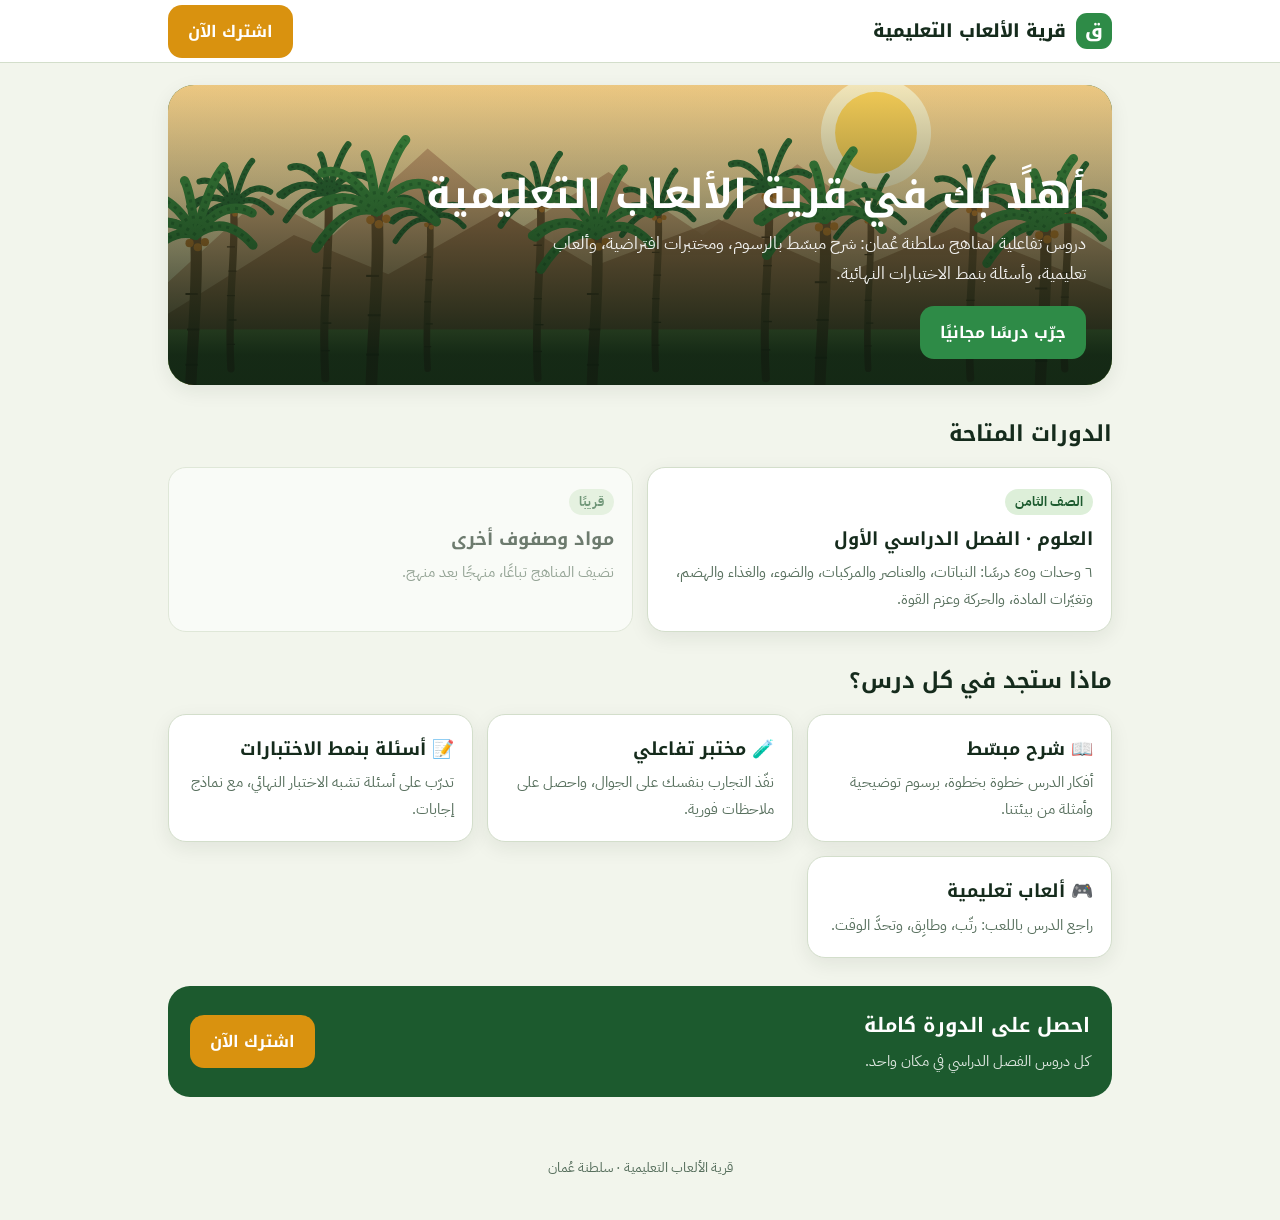
<file: index.html>
<!DOCTYPE html>
<html lang="ar" dir="rtl">
<head>
<meta charset="utf-8">
<meta name="viewport" content="width=device-width, initial-scale=1">
<title>قرية الألعاب التعليمية · دروس تفاعلية لمناهج سلطنة عُمان</title>
<meta name="description" content="دروس تفاعلية لمناهج سلطنة عُمان: شرح مبسّط، ومختبرات افتراضية، وألعاب، وأسئلة بنمط الاختبارات.">
<link rel="preconnect" href="https://fonts.googleapis.com">
<link rel="preconnect" href="https://fonts.gstatic.com" crossorigin>
<link rel="stylesheet" href="https://fonts.googleapis.com/css2?family=Noto+Kufi+Arabic:wght@500;700;800&family=IBM+Plex+Sans+Arabic:wght@400;500;600;700&display=swap">
<link rel="stylesheet" href="assets/site.css">
</head>
<body>
<header class="top"><div class="wrap">
  <a class="logo" href="./"><i>ق</i>قرية الألعاب التعليمية</a>
  <a class="btn sun" href="#subscribe-link">اشترك الآن</a>
</div></header>

<main class="wrap">
  <section class="hero">
    <img src="grade-8/science/term-1/lesson-1-1/assets/oasis.svg" alt="">
    <div class="hero-in">
      <h1>أهلًا بك في قرية الألعاب التعليمية</h1>
      <p>دروس تفاعلية لمناهج سلطنة عُمان: شرح مبسّط بالرسوم، ومختبرات افتراضية، وألعاب تعليمية، وأسئلة بنمط الاختبارات النهائية.</p>
      <a class="btn" href="grade-8/science/term-1/lesson-1-1/">جرّب درسًا مجانيًا</a>
    </div>
  </section>

  <h2>الدورات المتاحة</h2>
  <div class="grid">
    <a class="card" href="grade-8/science/term-1/">
      <span class="tag">الصف الثامن</span>
      <h3>العلوم · الفصل الدراسي الأول</h3>
      <p>٦ وحدات و٤٥ درسًا: النباتات، والعناصر والمركبات، والضوء، والغذاء والهضم، وتغيّرات المادة، والحركة وعزم القوة.</p>
    </a>
    <div class="card soon">
      <span class="tag">قريبًا</span>
      <h3>مواد وصفوف أخرى</h3>
      <p>نضيف المناهج تباعًا، منهجًا بعد منهج.</p>
    </div>
  </div>

  <h2>ماذا ستجد في كل درس؟</h2>
  <div class="grid">
    <div class="card"><h3>📖 شرح مبسّط</h3><p>أفكار الدرس خطوة بخطوة، برسوم توضيحية وأمثلة من بيئتنا.</p></div>
    <div class="card"><h3>🧪 مختبر تفاعلي</h3><p>نفّذ التجارب بنفسك على الجوال، واحصل على ملاحظات فورية.</p></div>
    <div class="card"><h3>📝 أسئلة بنمط الاختبارات</h3><p>تدرّب على أسئلة تشبه الاختبار النهائي، مع نماذج إجابات.</p></div>
    <div class="card"><h3>🎮 ألعاب تعليمية</h3><p>راجع الدرس باللعب: رتّب، وطابِق، وتحدَّ الوقت.</p></div>
  </div>

  <div class="cta">
    <div><h3>احصل على الدورة كاملة</h3><p>كل دروس الفصل الدراسي في مكان واحد.</p></div>
    <a class="btn sun" href="#subscribe-link">اشترك الآن</a>
  </div>
</main>
<footer class="foot">قرية الألعاب التعليمية · سلطنة عُمان</footer>
</body>
</html>
</file>
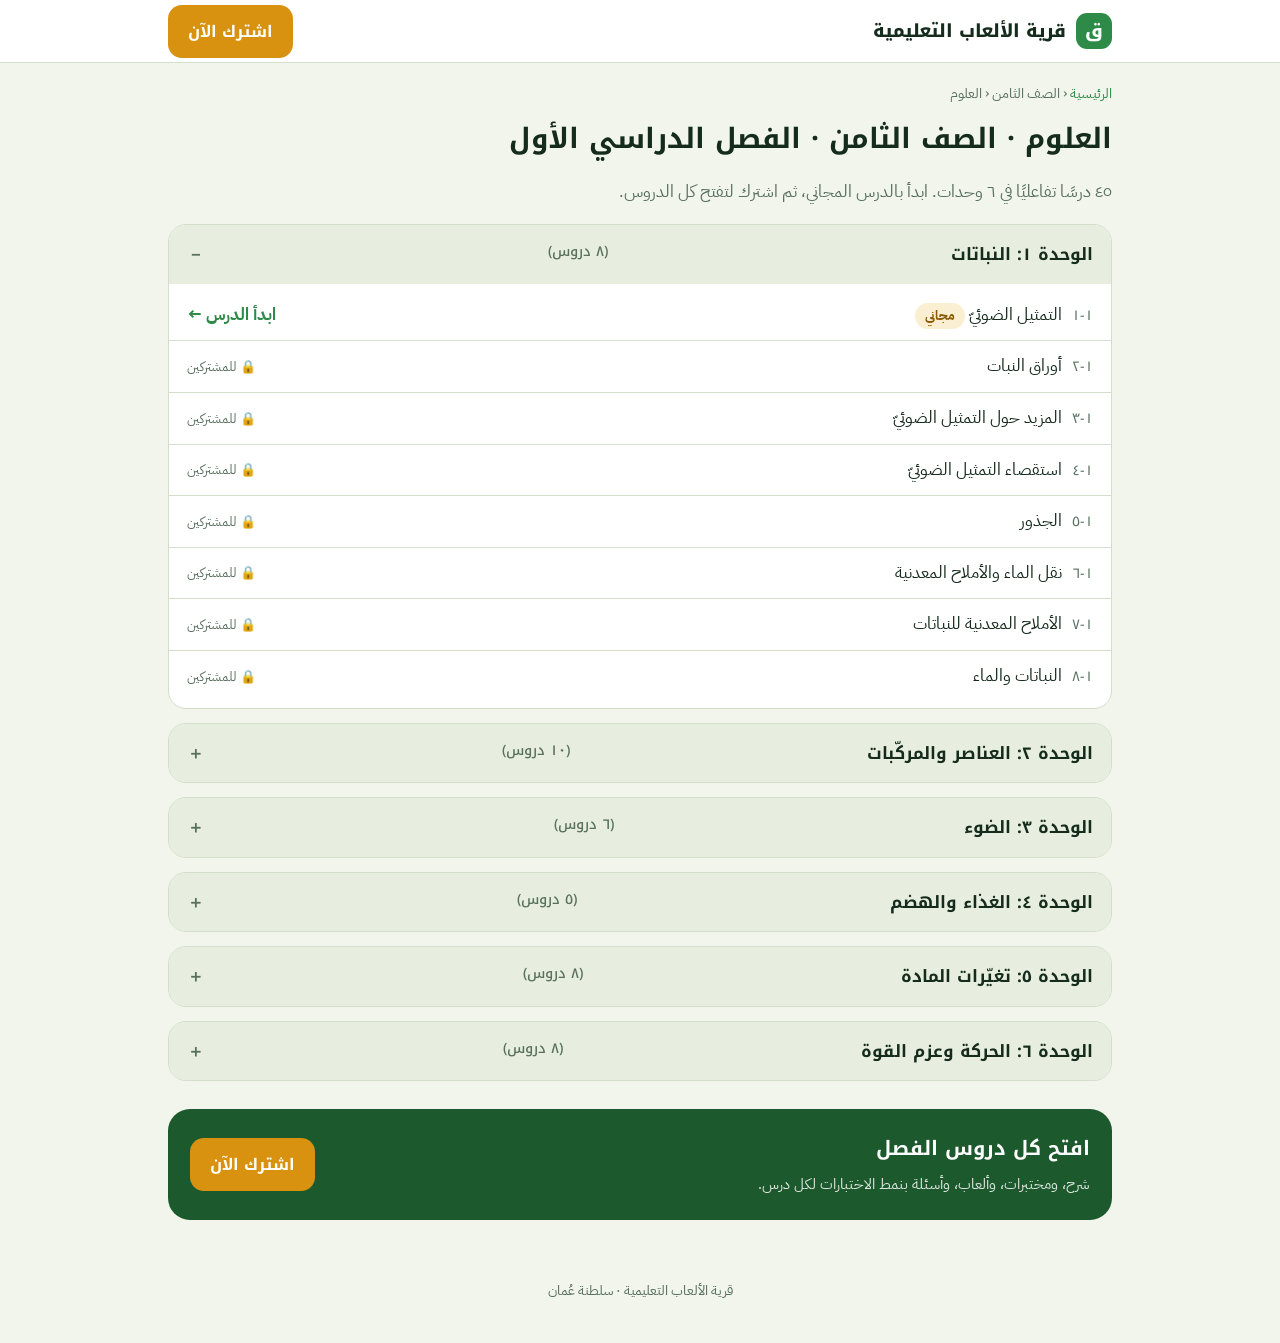
<file: grade-8/science/term-1/index.html>
<!DOCTYPE html>
<html lang="ar" dir="rtl">
<head>
<meta charset="utf-8">
<meta name="viewport" content="width=device-width, initial-scale=1">
<title>العلوم · الصف الثامن · الفصل الأول · قرية الألعاب التعليمية</title>
<link rel="preconnect" href="https://fonts.googleapis.com">
<link rel="preconnect" href="https://fonts.gstatic.com" crossorigin>
<link rel="stylesheet" href="https://fonts.googleapis.com/css2?family=Noto+Kufi+Arabic:wght@500;700;800&family=IBM+Plex+Sans+Arabic:wght@400;500;600;700&display=swap">
<link rel="stylesheet" href="../../../assets/site.css">
</head>
<body>
<header class="top"><div class="wrap">
  <a class="logo" href="../../../"><i>ق</i>قرية الألعاب التعليمية</a>
  <a class="btn sun" href="#subscribe-link">اشترك الآن</a>
</div></header>
<main class="wrap">
  <div class="crumb"><a href="../../../">الرئيسية</a> ‹ الصف الثامن ‹ العلوم</div>
  <h2 style="margin-top:8px;font-size:28px">العلوم · الصف الثامن · الفصل الدراسي الأول</h2>
  <p style="color:var(--muted);margin-top:0">٤٥ درسًا تفاعليًا في ٦ وحدات. ابدأ بالدرس المجاني، ثم اشترك لتفتح كل الدروس.</p>
  <details class="unit" open><summary>الوحدة ١: النباتات <small style="color:var(--muted);font-weight:500">(٨ دروس)</small></summary><ol><li><span><span class="n">١-١</span>التمثيل الضوئيّ <span class="tag free" style="margin:0">مجاني</span></span><a href="lesson-1-1/">ابدأ الدرس ←</a></li><li><span><span class="n">١-٢</span>أوراق النبات</span><span class="lock">🔒 للمشتركين</span></li><li><span><span class="n">١-٣</span>المزيد حول التمثيل الضوئيّ</span><span class="lock">🔒 للمشتركين</span></li><li><span><span class="n">١-٤</span>استقصاء التمثيل الضوئيّ</span><span class="lock">🔒 للمشتركين</span></li><li><span><span class="n">١-٥</span>الجذور</span><span class="lock">🔒 للمشتركين</span></li><li><span><span class="n">١-٦</span>نقل الماء والأملاح المعدنية</span><span class="lock">🔒 للمشتركين</span></li><li><span><span class="n">١-٧</span>الأملاح المعدنية للنباتات</span><span class="lock">🔒 للمشتركين</span></li><li><span><span class="n">١-٨</span>النباتات والماء</span><span class="lock">🔒 للمشتركين</span></li></ol></details><details class="unit"><summary>الوحدة ٢: العناصر والمركّبات <small style="color:var(--muted);font-weight:500">(١٠ دروس)</small></summary><ol><li><span><span class="n">٢-١</span>الذرّات</span><span class="lock">🔒 للمشتركين</span></li><li><span><span class="n">٢-٢</span>الذرّات والعناصر</span><span class="lock">🔒 للمشتركين</span></li><li><span><span class="n">٢-٣</span>الجدول الدوريّ</span><span class="lock">🔒 للمشتركين</span></li><li><span><span class="n">٢-٤</span>المزيد حول تركيب الذرة</span><span class="lock">🔒 للمشتركين</span></li><li><span><span class="n">٢-٥</span>خواص المجموعة الأولى</span><span class="lock">🔒 للمشتركين</span></li><li><span><span class="n">٢-٦</span>خواص بعض المجموعات الأخرى</span><span class="lock">🔒 للمشتركين</span></li><li><span><span class="n">٢-٧</span>المركّبات الكيميائية</span><span class="lock">🔒 للمشتركين</span></li><li><span><span class="n">٢-٨</span>الصيغ الكيميائية</span><span class="lock">🔒 للمشتركين</span></li><li><span><span class="n">٢-٩</span>المركّبات والمخاليط</span><span class="lock">🔒 للمشتركين</span></li><li><span><span class="n">٢-١٠</span>المزيد حول المخاليط</span><span class="lock">🔒 للمشتركين</span></li></ol></details><details class="unit"><summary>الوحدة ٣: الضوء <small style="color:var(--muted);font-weight:500">(٦ دروس)</small></summary><ol><li><span><span class="n">٣-١</span>كيف ينتقل الضوء؟</span><span class="lock">🔒 للمشتركين</span></li><li><span><span class="n">٣-٢</span>كيف تتكوّن الظلال؟</span><span class="lock">🔒 للمشتركين</span></li><li><span><span class="n">٣-٣</span>كيف تتكوّن الانعكاسات؟</span><span class="lock">🔒 للمشتركين</span></li><li><span><span class="n">٣-٤</span>كيف ينكسر الضوء؟</span><span class="lock">🔒 للمشتركين</span></li><li><span><span class="n">٣-٥</span>طيف الضوء الأبيض</span><span class="lock">🔒 للمشتركين</span></li><li><span><span class="n">٣-٦</span>الضوء الملوّن</span><span class="lock">🔒 للمشتركين</span></li></ol></details><details class="unit"><summary>الوحدة ٤: الغذاء والهضم <small style="color:var(--muted);font-weight:500">(٥ دروس)</small></summary><ol><li><span><span class="n">٤-١</span>المجموعات الغذائية</span><span class="lock">🔒 للمشتركين</span></li><li><span><span class="n">٤-٢</span>النظام الغذائي المتوازن</span><span class="lock">🔒 للمشتركين</span></li><li><span><span class="n">٤-٣</span>الهضم والامتصاص</span><span class="lock">🔒 للمشتركين</span></li><li><span><span class="n">٤-٤</span>الجهاز الهضمي للإنسان</span><span class="lock">🔒 للمشتركين</span></li><li><span><span class="n">٤-٥</span>الأسنان</span><span class="lock">🔒 للمشتركين</span></li></ol></details><details class="unit"><summary>الوحدة ٥: تغيّرات المادة <small style="color:var(--muted);font-weight:500">(٨ دروس)</small></summary><ol><li><span><span class="n">٥-١</span>التغيّرات الفيزيائية والكيميائية</span><span class="lock">🔒 للمشتركين</span></li><li><span><span class="n">٥-٢</span>الاحتراق</span><span class="lock">🔒 للمشتركين</span></li><li><span><span class="n">٥-٣</span>المزيد حول الاحتراق</span><span class="lock">🔒 للمشتركين</span></li><li><span><span class="n">٥-٤</span>التفاعلات مع الأحماض</span><span class="lock">🔒 للمشتركين</span></li><li><span><span class="n">٥-٥</span>إعادة ترتيب الذرّات</span><span class="lock">🔒 للمشتركين</span></li><li><span><span class="n">٥-٦</span>المزيد حول حفظ الكتلة</span><span class="lock">🔒 للمشتركين</span></li><li><span><span class="n">٥-٧</span>الكشف عن التفاعلات الكيميائية</span><span class="lock">🔒 للمشتركين</span></li><li><span><span class="n">٥-٨</span>الصدأ</span><span class="lock">🔒 للمشتركين</span></li></ol></details><details class="unit"><summary>الوحدة ٦: الحركة وعزم القوة <small style="color:var(--muted);font-weight:500">(٨ دروس)</small></summary><ol><li><span><span class="n">٦-١</span>السرعة</span><span class="lock">🔒 للمشتركين</span></li><li><span><span class="n">٦-٢</span>التحقّق من السرعة</span><span class="lock">🔒 للمشتركين</span></li><li><span><span class="n">٦-٣</span>حساب السرعة</span><span class="lock">🔒 للمشتركين</span></li><li><span><span class="n">٦-٤</span>أنماط الحركة</span><span class="lock">🔒 للمشتركين</span></li><li><span><span class="n">٦-٥</span>تطبيقات على الرسوم البيانية للمسافة/الزمن</span><span class="lock">🔒 للمشتركين</span></li><li><span><span class="n">٦-٦</span>عزم دوران القوّة</span><span class="lock">🔒 للمشتركين</span></li><li><span><span class="n">٦-٧</span>مبدأ عزم القوة</span><span class="lock">🔒 للمشتركين</span></li><li><span><span class="n">٦-٨</span>حساب عزم القوة</span><span class="lock">🔒 للمشتركين</span></li></ol></details>
  <div class="cta">
    <div><h3>افتح كل دروس الفصل</h3><p>شرح، ومختبرات، وألعاب، وأسئلة بنمط الاختبارات لكل درس.</p></div>
    <a class="btn sun" href="#subscribe-link">اشترك الآن</a>
  </div>
</main>
<footer class="foot">قرية الألعاب التعليمية · سلطنة عُمان</footer>
</body>
</html>
</file>
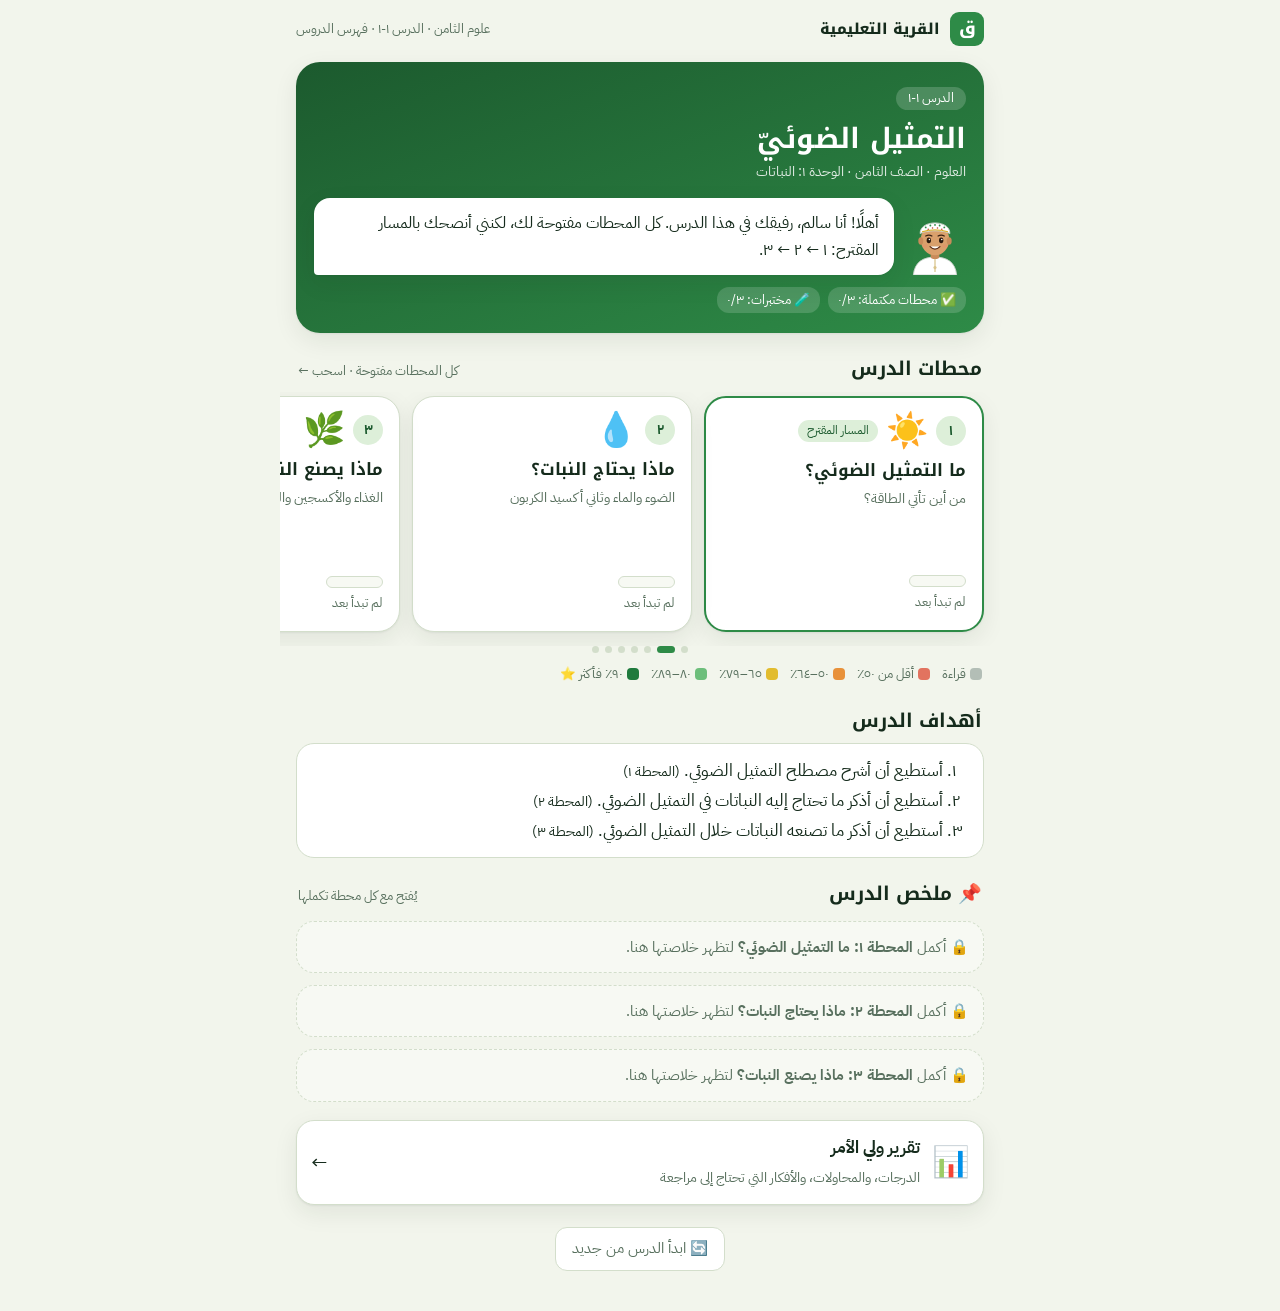
<file: grade-8/science/term-1/lesson-1-1/index.html>
<!DOCTYPE html>
<html lang="ar" dir="rtl">
<head>
<meta charset="utf-8">
<meta name="viewport" content="width=device-width, initial-scale=1">
<title>التمثيل الضوئي ١-١ · القرية التعليمية</title>
<link rel="preconnect" href="https://fonts.googleapis.com">
<link rel="preconnect" href="https://fonts.gstatic.com" crossorigin>
<link href="https://fonts.googleapis.com/css2?family=IBM+Plex+Sans+Arabic:wght@400;600;700&family=Noto+Kufi+Arabic:wght@600;800&display=swap" rel="stylesheet">
<style>
:root{
  --bg:#F2F5EC; --surface:#FFFFFF; --surface-2:#F7F9F3;
  --ink:#152B1C; --muted:#58705E; --line:#D3DECB;
  --leaf:#2E8B47; --leaf-deep:#1C5A2E; --leaf-soft:#DDEFD9;
  --sun:#D9920F; --sun-soft:#FBEFD2; --water:#2A74B5; --water-soft:#DCEAF6;
  --air:#6B5BB0; --air-soft:#E8E4F6;
  --good:#23894A; --good-soft:#DAF1E1; --bad:#C2412F; --bad-soft:#F9E1DC;
  /* ألوان الإتقان */
  --b1:#E2735F; --b2:#E8913A; --b3:#E2BC2E; --b4:#6DBE7B; --b5:#1F7A3D; --gray:#B3BEB6; --blue:#3B82C4;
  --shadow:0 1px 2px rgba(21,43,28,.06),0 8px 24px rgba(21,43,28,.08);
  --f-display:"Noto Kufi Arabic","IBM Plex Sans Arabic",Tahoma,sans-serif;
  --f-body:"IBM Plex Sans Arabic","Noto Kufi Arabic",Tahoma,"Segoe UI",sans-serif;
  --r:18px;
}
@media (prefers-color-scheme:dark){:root{
  --bg:#0D1611; --surface:#15221A; --surface-2:#1C2D22; --ink:#E4EEE5; --muted:#9BB2A1; --line:#28392D;
  --leaf:#5CC274; --leaf-deep:#8FDDA0; --leaf-soft:#1D3A25; --sun:#F0B544; --sun-soft:#3A2E14;
  --water:#6BB0E8; --water-soft:#16314A; --air:#A99AF0; --air-soft:#2A2547;
  --good:#5CC274; --good-soft:#173A22; --bad:#F08A78; --bad-soft:#41201B;
  --b1:#EF8A77; --b2:#F0A353; --b3:#E9C94A; --b4:#7FD08C; --b5:#3FAE62; --gray:#55665A; --blue:#6BB0E8;
  --shadow:0 1px 2px rgba(0,0,0,.3),0 8px 24px rgba(0,0,0,.35); color-scheme:dark;
}}
*{box-sizing:border-box}
[hidden]{display:none!important}
html,body{margin:0;background:var(--bg);color:var(--ink);font-family:var(--f-body);font-size:17px;line-height:1.75}
button{font:inherit;color:inherit;cursor:pointer}
button:disabled{cursor:not-allowed;opacity:.45}
b,strong{font-weight:700}
h1,h2,h3{font-family:var(--f-display);line-height:1.5;margin:0}
.wrap{max-width:720px;margin:0 auto;padding:0 16px 40px}
/* ---------- رأس الموقع ---------- */
.top{display:flex;align-items:center;gap:10px;padding:12px 16px;max-width:720px;margin:0 auto}
.logo{width:34px;height:34px;border-radius:9px;background:var(--leaf);color:#fff;display:grid;place-items:center;font-family:var(--f-display);font-weight:800}
.top .brand{font-family:var(--f-display);font-weight:800;font-size:15px}
.top .crumb{margin-inline-start:auto;font-size:13px;color:var(--muted);text-decoration:none}
/* ---------- البداية ---------- */
.hero{background:linear-gradient(160deg,var(--leaf-deep),var(--leaf));color:#fff;border-radius:24px;padding:20px 18px;margin-top:4px;box-shadow:var(--shadow)}
.hero .code{display:inline-block;background:rgba(255,255,255,.18);border-radius:999px;padding:0 12px;font-size:13px}
.hero h1{font-size:28px;margin:6px 0 0}
.hero p.sub{margin:0;opacity:.85;font-size:14px}
.hero .overall{display:flex;gap:8px;flex-wrap:wrap;margin-top:12px}
.hero .overall span{background:rgba(255,255,255,.16);border-radius:12px;padding:2px 10px;font-size:13px}
.salem{display:flex;align-items:flex-end;gap:10px;margin:14px 0 4px}
.salem img{width:62px;height:68px;flex:none}
.bubble{position:relative;background:var(--surface);color:var(--ink);border:1px solid var(--line);border-radius:16px 16px 16px 4px;padding:10px 14px;margin:0;font-size:15.5px;box-shadow:var(--shadow)}
.hero .bubble{border-color:transparent}
.resume{display:flex;align-items:center;gap:10px;width:100%;margin-top:14px;background:var(--sun-soft);border:2px solid var(--sun);border-radius:16px;padding:10px 14px;text-align:start}
.resume b{display:block;font-size:16px}.resume small{color:var(--muted)}
.resume .ico{font-size:24px}
.sec-h{display:flex;align-items:baseline;justify-content:space-between;margin:22px 2px 8px}
.sec-h h2{font-size:19px}.sec-h small{color:var(--muted);font-size:13px}
/* ---------- الشريط المنزلق ---------- */
.slider{display:flex;gap:12px;overflow-x:auto;scroll-snap-type:x mandatory;padding:4px 2px 14px;margin:0 -16px;padding-inline:16px;scrollbar-width:none;-webkit-overflow-scrolling:touch}
.slider::-webkit-scrollbar{display:none}
.scard{flex:0 0 78%;max-width:280px;scroll-snap-align:center;background:var(--surface);border:1px solid var(--line);border-radius:22px;padding:16px;text-align:start;display:flex;flex-direction:column;gap:6px;box-shadow:var(--shadow);position:relative;min-height:236px}
.scard.next{border:2px solid var(--leaf)}
.scard .top-row{display:flex;align-items:center;gap:8px}
.scard .num{width:30px;height:30px;border-radius:50%;background:var(--leaf-soft);color:var(--leaf-deep);display:grid;place-items:center;font-weight:700;font-size:14px}
.scard .ico{font-size:34px;line-height:1}
.scard .badge{margin-inline-start:auto;font-size:11.5px;background:var(--leaf-soft);color:var(--leaf-deep);border-radius:999px;padding:1px 9px}
.scard .badge.warm{background:var(--sun-soft);color:var(--sun)}
.scard h3{font-size:17px;margin-top:4px}
.scard .sub{color:var(--muted);font-size:13.5px;line-height:1.5}
.scard .foot{margin-top:auto}
.bar{height:12px;border-radius:999px;background:var(--surface-2);border:1px solid var(--line);overflow:hidden}
.bar>i{display:block;height:100%;border-radius:999px;transition:width .6s ease,background .3s}
.bar.thin{height:7px}
.meta{display:flex;justify-content:space-between;align-items:center;font-size:13px;margin-top:4px;gap:6px}
.meta b{font-size:15px}
.meta .lbl{color:var(--muted)}
.dots{display:flex;justify-content:center;gap:6px}
.dots i{width:7px;height:7px;border-radius:50%;background:var(--line)}
.dots i.on{background:var(--leaf);width:18px;border-radius:9px}
.legend{display:flex;flex-wrap:wrap;gap:6px 12px;font-size:12.5px;color:var(--muted);margin:10px 2px 0}
.legend span{display:inline-flex;align-items:center;gap:4px}
.legend i{width:12px;height:12px;border-radius:4px;display:inline-block}
.goals{background:var(--surface);border:1px solid var(--line);border-radius:var(--r);padding:12px 16px}
.goals ol,.sbody ol{list-style:arabic-indic}.goals ol{margin:0;padding-inline-start:24px}
/* ---------- المحطة ---------- */
.stbar{position:sticky;top:0;z-index:5;display:flex;align-items:center;gap:8px;background:var(--bg);padding:10px 0 8px;margin:0 -2px}
.stname{flex:1;min-width:0;line-height:1.35}
.stname small{display:block;color:var(--muted);font-size:12px}
.stname b{display:block;font-family:var(--f-display);font-size:15px;white-space:nowrap;overflow:hidden;text-overflow:ellipsis}
.ghost{background:var(--surface);border:1px solid var(--line);border-radius:12px;padding:5px 11px;font-size:14px}
.chip{background:var(--sun-soft);border:1px solid var(--sun);color:var(--ink);border-radius:999px;padding:5px 11px;font-size:13.5px;white-space:nowrap}
.slbl{font-size:12.5px;color:var(--muted);margin-top:2px}.sdots{display:flex;gap:6px;align-items:center;margin:2px 0 10px}.sdots button{height:6px!important}.sdots button.end{height:22px!important;flex-basis:22px!important;font-size:11px!important}
.sdots button{flex:1;height:8px;border:0;border-radius:6px;background:var(--line);padding:0}
.sdots button.seen{background:var(--gray)}
.sdots button.cur{background:var(--leaf)}
.sdots button.end{flex:0 0 26px;height:26px;border-radius:50%;font-size:13px;background:var(--surface);border:1px solid var(--line)}
.sdots button.end.cur{background:var(--leaf);color:#fff}
.slide,.panel{background:var(--surface);border:1px solid var(--line);border-radius:22px;padding:16px;box-shadow:var(--shadow);animation:pop .35s ease}
@keyframes pop{from{opacity:.4}to{opacity:1}}
.slide .salem{margin-top:0}
.sh{font-size:21px;margin:12px 0 6px;color:var(--leaf-deep)}
.sbody p{margin:6px 0}
.sbody ol,.sbody ul{padding-inline-start:22px;margin:6px 0}
.def{background:var(--leaf-soft);border-inline-start:5px solid var(--leaf);border-radius:12px;padding:10px 14px;margin:10px 0}
.sum li{margin:6px 0}
.art{margin:12px 0 4px;background:var(--surface-2);border-radius:16px;padding:12px;text-align:center}
.art svg{max-width:100%;height:auto}
.emo{font-size:40px;letter-spacing:6px}
.cap{font-size:13.5px;color:var(--muted);margin-top:4px}
.chain{display:flex;align-items:center;justify-content:center;flex-wrap:wrap;gap:4px}
.chain .org{display:flex;flex-direction:column;align-items:center;font-size:34px;line-height:1.2;padding:4px 6px;border-radius:14px;transition:.3s;border:2px solid transparent}
.chain .org small{font-size:12px;color:var(--muted)}
.chain .ar{color:var(--muted);font-size:20px}
.chain .org.lit{background:var(--sun-soft);border-color:var(--sun);transform:scale(1.08)}
.chain .ar.lit{color:var(--sun)}
.eq{display:flex;flex-direction:column;align-items:center;gap:6px}
.eq .box{display:flex;gap:6px;flex-wrap:wrap;justify-content:center;align-items:center}
.eq .box span{background:var(--surface);border:2px solid var(--line);border-radius:12px;padding:4px 12px;font-weight:700}
.eq .in span{border-color:var(--water)}.eq .out span{border-color:var(--leaf)}
.eq .arrow{display:flex;flex-direction:column;align-items:center;color:var(--sun);font-weight:700;font-size:14px}
.eq .arrow i{font-style:normal;font-size:28px;line-height:1}
.nav{display:flex;gap:10px;margin-top:14px}
.btn{flex:1;background:var(--leaf);color:#fff;border:0;border-radius:14px;padding:12px 14px;font-weight:700;font-size:16px;box-shadow:0 3px 0 var(--leaf-deep)}
.btn.sec{background:var(--surface);color:var(--ink);border:1px solid var(--line);box-shadow:none;flex:0 0 auto}
.btn.warm{background:var(--sun);box-shadow:0 3px 0 #9c6a0a}
.btn.blue{background:var(--blue);box-shadow:0 3px 0 #22598a}
.btn.full{width:100%;display:block;margin-top:10px}
.gate{font-size:13.5px;color:var(--sun);text-align:center;margin:8px 0 0}
.skip{display:block;margin:14px auto 0;background:none;border:0;color:var(--muted);font-size:14px;text-decoration:underline}
/* أسئلة سريعة داخل الشرائح */
.check{margin-top:14px;border:2px dashed var(--sun);border-radius:16px;padding:12px;background:var(--sun-soft)}
.check .ck-h{font-size:13px;font-weight:700;color:var(--sun)}
.check p.q{margin:4px 0 8px;font-weight:600}
.opts{display:grid;gap:8px}
.opt{background:var(--surface);border:2px solid var(--line);border-radius:14px;padding:10px 14px;text-align:start;font-size:16px;line-height:1.55;transition:.15s}
.opt:not(:disabled):active{transform:scale(.98)}
.opt.sel{border-color:var(--blue);background:var(--water-soft)}
.opt.right{border-color:var(--good);background:var(--good-soft)}
.opt.wrong{border-color:var(--bad);background:var(--bad-soft)}
.opt:disabled{opacity:1;cursor:default}
.opts.tf{grid-template-columns:1fr 1fr}
.opts.tf .opt{text-align:center;font-weight:700}
.why{margin-top:10px;border-radius:12px;padding:10px 12px;font-size:15px}
.why.good{background:var(--good-soft);border:1px solid var(--good)}
.why.bad{background:var(--bad-soft);border:1px solid var(--bad)}
/* تفاعلات */
.term{display:flex;gap:10px;justify-content:center;align-items:center;flex-wrap:wrap}
.term button{min-width:120px;border:2px solid var(--leaf);background:var(--surface);border-radius:16px;padding:10px;line-height:1.4}
.term button b{display:block;font-size:20px;direction:ltr}
.term button span{font-size:13px;color:var(--muted)}
.term button.open{background:var(--leaf-soft)}
.term button.open span{color:var(--leaf-deep);font-weight:700;font-size:17px}
.term .plus{font-size:24px;color:var(--muted)}
.hotwrap{position:relative;max-width:340px;margin:0 auto}
.hot{position:absolute;transform:translate(50%,-50%);width:40px;height:40px;border-radius:50%;border:3px solid #fff;color:#fff;font-weight:700;box-shadow:0 0 0 0 rgba(0,0,0,.25);animation:pulse 1.6s infinite}
.hot.seen{animation:none;opacity:.75}
@keyframes pulse{0%{box-shadow:0 0 0 0 rgba(217,146,15,.6)}70%{box-shadow:0 0 0 12px rgba(217,146,15,0)}100%{box-shadow:0 0 0 0 rgba(217,146,15,0)}}
.hotinfo{margin-top:10px;border:2px solid var(--line);border-radius:14px;padding:10px 12px;text-align:start;background:var(--surface)}
.sortrow{display:flex;flex-wrap:wrap;align-items:center;gap:8px;justify-content:space-between;background:var(--surface);border:2px solid var(--line);border-radius:14px;padding:6px 10px;margin:6px 0}
.sortrow.ok{border-color:var(--good);background:var(--good-soft)}
.sortrow .b2{display:flex;gap:6px;margin-inline-start:auto}.sortrow .b2 button{white-space:nowrap}
.sortrow .b2 button{border:1px solid var(--line);background:var(--surface-2);border-radius:10px;padding:3px 10px;font-size:14px}
.sortrow.no{animation:shake .4s}
@keyframes shake{25%{transform:translateX(-6px)}75%{transform:translateX(6px)}}
/* بطاقة العنوان + أزرار التنقل */
.tcard{background:var(--surface);border:2px solid var(--leaf);border-radius:22px;padding:14px 16px;margin:4px 0 14px;box-shadow:var(--shadow)}
.tc-top{display:flex;align-items:center;gap:12px;margin-bottom:8px}
.tc-ico{font-size:36px;line-height:1;width:56px;height:56px;display:grid;place-items:center;background:var(--leaf-soft);border-radius:16px;flex:none}
.tc-txt small{display:block;color:var(--muted);font-size:13px}
.tc-txt h1{font-size:23px;color:var(--leaf-deep);line-height:1.4}
.tcard .bar{margin-top:4px}
.slide.simple{margin-bottom:4px}
.slide.simple .sbody{font-size:18px}
.navrow{display:grid;grid-template-columns:1fr 1fr 1.7fr;gap:8px;margin-top:16px;align-items:stretch}
.navrow.two{grid-template-columns:1fr 2.2fr}
.nb{min-height:68px;border-radius:16px;background:var(--surface);border:1.5px solid var(--line);font-weight:700;font-size:15px;line-height:1.4;padding:6px}
.nb.main{background:var(--leaf);border-color:var(--leaf);color:#fff;font-size:18px;box-shadow:0 4px 0 var(--leaf-deep)}
.nb.main.warm{background:var(--sun);border-color:var(--sun);box-shadow:0 4px 0 #9c6a0a}
.nb.main:disabled{background:var(--gray);border-color:var(--gray);box-shadow:none;opacity:1}
.morebtn{display:block;width:100%;margin-top:10px;padding:9px;border:2px dashed var(--sun);background:var(--sun-soft);border-radius:14px;font-weight:700;font-size:16px}
.nextlink{display:block;width:100%;margin-top:10px;padding:9px;border:2px solid var(--leaf);background:var(--leaf-soft);border-radius:14px;font-weight:700;font-size:16px;color:var(--leaf-deep)}
.layer{margin-top:18px;animation:pop .4s ease}
.lh{font-size:18px;color:var(--sun);border-top:3px dashed var(--sun);padding-top:12px;margin-bottom:4px}
.lcard{background:var(--surface);border:1px solid var(--line);border-radius:18px;padding:14px;margin:10px 0;box-shadow:var(--shadow)}
.lcard h3{font-size:17px;color:var(--leaf-deep);margin:6px 0 4px}
.salem.small{margin:0 0 4px}.salem.small img{width:44px;height:48px}.salem.small .bubble{font-size:14.5px;padding:8px 12px}
.obs{margin-top:12px;border-top:1px dashed var(--line);padding-top:10px}
.qfig{margin:0 0 12px}
.figkey{text-align:start;font-size:14.5px;margin:6px 0 0;padding-inline-start:4px;list-style:none}
.ftab{width:100%;border-collapse:collapse;font-size:15px;background:var(--surface)}
.ftab th,.ftab td{border:1px solid var(--line);padding:6px 4px;text-align:center}
.ftab th{background:var(--leaf-soft)}
.resetbtn{display:block;margin:22px auto 0;background:var(--surface);border:1.5px solid var(--line);border-radius:12px;padding:8px 16px;font-size:14.5px;color:var(--muted)}
.wrwhy{font-size:14px;color:var(--muted);margin:2px 0 4px;padding-inline-start:10px;border-inline-start:3px solid var(--bad)}
.sumcard{background:var(--leaf-soft);border:2px solid var(--leaf);border-radius:18px;padding:12px 14px;margin:12px 0}
.sumcard h3{font-size:16px;color:var(--leaf-deep);margin-bottom:4px}
.sumcard ul{margin:0;padding-inline-start:20px}.sumcard li{margin:4px 0}
.sumcard.locked{background:var(--surface-2);border:1.5px dashed var(--line);color:var(--muted);font-size:15px}
.rh{font-size:16px;color:var(--leaf-deep);margin-bottom:6px}
.rgrid{display:grid;grid-template-columns:1fr 1fr;gap:10px;margin:12px 0}
.rbox{background:var(--surface);border:1px solid var(--line);border-radius:16px;padding:10px;text-align:center;box-shadow:var(--shadow)}
.rbox b{display:block;font-family:var(--f-display);font-size:22px;color:var(--leaf-deep)}.rbox small{color:var(--muted);font-size:13px}
.rst{padding:8px 0;border-bottom:1px dashed var(--line)}.rst:last-child{border-bottom:0}
.rst-h{display:flex;justify-content:space-between;gap:8px;font-size:15px;margin-bottom:4px}
.rst-m{font-size:13px;color:var(--muted);margin-top:4px}
.panel+.panel{margin-top:12px}
.fillline{font-size:18px;line-height:2.2;background:var(--surface-2);border-radius:14px;padding:10px 12px;margin:0 0 12px}
.blank{display:inline-block;min-width:80px;text-align:center;border-bottom:3px dashed var(--sun);color:var(--sun);font-weight:700;padding:0 8px}
.blank.on{border-bottom-style:solid;color:var(--leaf-deep)}
.oslots{display:flex;flex-wrap:wrap;align-items:center;justify-content:center;gap:4px;margin:6px 0 10px}
.oslot{min-width:74px;min-height:58px;border:2px dashed var(--line);border-radius:12px;background:var(--surface-2);font-size:14px;line-height:1.35;padding:4px 6px;position:relative}
.oslot small{position:absolute;top:2px;right:6px;font-size:10px;color:var(--muted)}
.oslot.on{border-style:solid;border-color:var(--blue);background:var(--water-soft);font-weight:700}
.oar{color:var(--muted);font-size:18px}
.qrow{border:1px solid var(--line);border-radius:14px;padding:8px 10px;margin:8px 0;background:var(--surface-2)}
.qrow-t{font-weight:700;margin-bottom:6px}
.qrow .pool{justify-content:flex-start}
.eslot{min-width:70px;border:2px dashed var(--sun);background:var(--sun-soft);border-radius:12px;padding:4px 10px;font-weight:700;font-size:15px}
.eslot.on{border-style:solid;border-color:var(--leaf);background:var(--leaf-soft)}
.bmission{text-align:center;font-weight:700;background:var(--sun-soft);border-radius:12px;padding:6px;margin-bottom:8px}
.btank{position:relative;height:320px;border-radius:16px;background:linear-gradient(180deg,var(--water-soft),var(--surface-2));overflow:hidden;margin-bottom:10px;border:1px solid var(--line)}
.bub2{position:absolute;bottom:-50px;border:2px solid var(--water);background:rgba(255,255,255,.9);color:#152B1C;border-radius:999px;padding:6px 12px;font-size:14.5px;font-weight:700;animation:floatup linear forwards;white-space:nowrap}
.bub2.pop{transform:scale(1.3);opacity:0;transition:.3s}.bub2.good{background:var(--good-soft);border-color:var(--good)}.bub2.bad{background:var(--bad-soft);border-color:var(--bad)}
@keyframes floatup{from{bottom:-50px}to{bottom:340px}}
.clues{display:grid;gap:6px;margin-bottom:6px}
.clue{background:var(--air-soft);border-inline-start:4px solid var(--air);border-radius:10px;padding:6px 10px;animation:pop .4s}
.hot.sm{width:22px;height:22px;border-width:2px}
.word.wrongw{border-color:var(--bad);background:var(--bad-soft)}
.qrow.okrow{border-color:var(--good)}
/* مسار الرحلة */
.path{display:flex;align-items:center;margin:0 0 12px}
.path i{flex:1;height:3px;background:var(--line);border-radius:2px}
.path button{flex:none;width:34px;height:34px;border-radius:50%;border:2px solid var(--line);background:var(--surface);font-size:14px;font-weight:700;padding:0;line-height:1}
.path button.done{background:var(--good-soft);border-color:var(--good);color:var(--good)}
.path button.cur{background:var(--leaf);border-color:var(--leaf);color:#fff;transform:scale(1.15);box-shadow:0 0 0 4px var(--leaf-soft)}
/* أسئلة الاختبارات */
.exq{margin:10px 0}
.exh{display:flex;align-items:center;gap:8px;margin-bottom:8px}.exh .tag{margin:0}.exh .ok{margin-inline-start:auto}
.exq img{width:100%;height:auto;border:1px solid var(--line);border-radius:12px;background:#fff;cursor:zoom-in;display:block}
.modal.zoom{display:flex;flex-direction:column;gap:10px;padding:12px}
.zbox{flex:1;width:100%;overflow:auto;background:#fff;border-radius:12px;display:flex;align-items:center}
.zbox img{width:170%;max-width:none;height:auto}
.modal.zoom .btn{flex:none;width:100%;max-width:420px}
/* نافذة */
.modal{position:fixed;inset:0;background:rgba(0,0,0,.45);display:grid;place-items:center;z-index:20;padding:20px}
.modal .panel{max-width:420px;width:100%}
/* نتيجة */
.ring{width:140px;height:140px;border-radius:50%;margin:6px auto 10px;display:grid;place-items:center;position:relative}
.ring::before{content:"";position:absolute;inset:12px;border-radius:50%;background:var(--surface)}
.ring b{position:relative;font-family:var(--f-display);font-size:30px}
.center{text-align:center}
.res-h{font-size:22px;text-align:center}
.res-sub{text-align:center;color:var(--muted);margin:2px 0 10px}
.revlist{list-style:none;padding:0;margin:10px 0}
.revlist li{border:1px solid var(--line);border-radius:14px;padding:10px 12px;margin:8px 0;background:var(--surface-2);font-size:15px}
.revlist li .x{color:var(--bad);font-weight:700}
.revlist li .v{color:var(--good);font-weight:700}
.linkbtn{background:none;border:0;color:var(--water);font-weight:700;padding:0;text-decoration:underline;font-size:14.5px}
.note{background:var(--sun-soft);border:1px solid var(--sun);border-radius:14px;padding:10px 12px;font-size:15px;margin:10px 0}
.tag{display:inline-block;font-size:12.5px;border-radius:999px;padding:1px 10px;margin-bottom:6px}
.tag.fix{background:var(--air-soft);color:var(--air);font-weight:700}
.tag.st{background:var(--leaf-soft);color:var(--leaf-deep)}
.qq{font-size:19px;margin:6px 0 12px;font-family:var(--f-body);font-weight:700;line-height:1.6}
.morecard{background:var(--surface);border:1px solid var(--line);border-inline-start:5px solid var(--sun);border-radius:16px;padding:12px 14px;margin:10px 0}
.morecard h3{font-size:16px;margin-bottom:4px}
.grid{display:grid;gap:10px}
.tile{display:flex;align-items:center;gap:12px;background:var(--surface);border:1px solid var(--line);border-radius:18px;padding:12px 14px;text-align:start;box-shadow:var(--shadow)}
.tile .ico{font-size:30px}
.tile b{display:block}.tile small{color:var(--muted)}
.tile .ok{margin-inline-start:auto;font-size:20px}
.perrow{display:flex;align-items:center;gap:10px;margin:8px 0}
.perrow .bar{flex:1}
.perrow .nm{flex:0 0 96px;font-size:14px}
/* مختبرات */
.toggles{display:grid;grid-template-columns:repeat(3,1fr);gap:8px}
.tog{border:2px solid var(--line);background:var(--surface);border-radius:14px;padding:8px 4px;line-height:1.4;font-size:13.5px}
.tog .e{font-size:26px;display:block}
.tog.on{border-color:var(--leaf);background:var(--leaf-soft)}
.tog:not(.on){filter:grayscale(1);opacity:.6}
.factory{display:flex;align-items:center;justify-content:center;gap:14px;margin:12px 0;min-height:90px}
.factory .plant{font-size:60px;transition:.4s}
.factory .plant.dim{filter:grayscale(1) brightness(.8)}
.factory .outs{display:flex;flex-direction:column;gap:6px}
.factory .outs span{border:2px dashed var(--line);border-radius:12px;padding:2px 10px;opacity:.35;transition:.4s}
.factory .outs span.on{opacity:1;border-style:solid;border-color:var(--leaf);background:var(--leaf-soft)}
.tasks{list-style:none;padding:0;margin:8px 0;font-size:14.5px}
.tasks li::before{content:"☐ "}.tasks li.done::before{content:"✅ "}
.groups{display:grid;grid-template-columns:1fr 1fr;gap:10px}
.grp{border:1px solid var(--line);border-radius:16px;padding:10px;background:var(--surface-2);font-size:14px}
.grp h4{margin:0 0 6px;font-family:var(--f-display);font-size:14px}
.seg{display:flex;flex-direction:column;gap:5px}
.seg button{border:2px solid var(--line);background:var(--surface);border-radius:10px;padding:4px;font-size:13.5px}
.seg button.on{border-color:var(--blue);background:var(--water-soft)}
.grp input[type=range]{width:100%}
.grp label{display:flex;align-items:center;gap:6px;margin-top:6px}
/* ألعاب */
.gstats{display:flex;justify-content:space-around;background:var(--surface-2);border-radius:14px;padding:6px;margin-bottom:10px;font-size:14px;text-align:center}
.gstats b{display:block;font-size:20px}
.tfq{font-size:19px;font-weight:700;text-align:center;min-height:96px;display:grid;place-items:center;padding:10px;border-radius:16px;border:2px solid var(--line);margin-bottom:10px;transition:.2s}
.tfq.good{border-color:var(--good);background:var(--good-soft)}.tfq.bad{border-color:var(--bad);background:var(--bad-soft)}
.buckets{display:grid;grid-template-columns:1fr 1fr;gap:10px;margin-top:10px}
.bucket{border:2px dashed var(--line);border-radius:16px;padding:10px;min-height:120px;background:var(--surface-2);text-align:center}
.bucket h4{margin:0 0 6px;font-family:var(--f-display);font-size:14px}
.bucket.hl{border-color:var(--blue);background:var(--water-soft)}
.pool{display:flex;flex-wrap:wrap;gap:8px;justify-content:center}
.word{border:2px solid var(--line);background:var(--surface);border-radius:12px;padding:5px 12px;font-size:15px}
.word.picked{border-color:var(--blue);background:var(--water-soft)}
.word.ok{border-color:var(--good);background:var(--good-soft)}
.mgrid{display:grid;grid-template-columns:repeat(3,1fr);gap:8px}
.mc{aspect-ratio:1/1;border:2px solid var(--line);border-radius:14px;background:var(--leaf);color:#fff;font-size:13.5px;line-height:1.4;padding:4px;font-weight:700}
.mc.flip{background:var(--surface);color:var(--ink)}
.mc.match{background:var(--good-soft);border-color:var(--good);color:var(--ink)}
.stars{font-size:22px;letter-spacing:2px}
.toast{position:fixed;bottom:22px;left:50%;transform:translateX(-50%);background:var(--ink);color:var(--bg);padding:8px 16px;border-radius:999px;font-size:14.5px;z-index:30;animation:pop .3s}
.foot-note{text-align:center;color:var(--muted);font-size:12.5px;margin-top:26px}
@keyframes rise{from{transform:translateY(0);opacity:1}to{transform:translateY(-70px);opacity:0}}
.bub{animation:rise 2.4s infinite}
</style>
</head>
<body>
<header class="top"><span class="logo">ق</span><span class="brand">القرية التعليمية</span><a class="crumb" href="../">علوم الثامن · الدرس ١-١ · فهرس الدروس</a></header>
<main class="wrap" id="app"></main>
<script>
/* =========================================================
   محتوى الدرس ١-١: التمثيل الضوئي (قالب المحطات الحرّة)
   كل محطة: شرائح + «اكتشف أكثر» + بنك أسئلة (مستويات ١-٣)
   ========================================================= */
const K = 'qv_l11_v1';
const LESSON = {
  key: K,
  code: '١-١',
  title: 'التمثيل الضوئيّ',
  sub: 'العلوم · الصف الثامن · الوحدة ١: النباتات',
  hello: 'أهلًا! أنا سالم، رفيقك في هذا الدرس. كل المحطات مفتوحة لك، لكنني أنصحك بالمسار المقترح: ١ ← ٢ ← ٣.'
};

const STATIONS = [
/* ---------------- المحطة ١ ---------------- */
{
  id: 's1', n: 1,
  sum: ['التمثيل الضوئي: عملية يصنع بها النبات غذاءه باستخدام الطاقة المستمدّة من الضوء.', 'كل سلسلة غذائية تبدأ بنبات، لأنه الكائن الوحيد فيها الذي يصنع غذاءه.', 'الطاقة في كل غذاء نأكله بدأت رحلتها من الشمس.'],
  simple: { s: 'happy', say: 'النبات مصنع صغير يعمل بالشمس! ☀️🌴',
    b: '<p>كل كائن حيّ يحتاج إلى <b>طاقة</b>. نحن نأخذها من الغذاء الذي نأكله.</p><p>أما النبات فلا يأكل، بل <b>يصنع غذاءه بنفسه</b> باستخدام طاقة ضوء الشمس.</p><div class="def"><b>التمثيل الضوئي:</b> عملية يصنع بها النبات غذاءه باستخدام الطاقة المستمدّة من الضوء.</div><p>ولهذا تبدأ كل سلسلة غذائية بنبات:</p>', art: 'sunchain',
    check: { q: 'لماذا تبدأ كل سلسلة غذائية بنبات؟', opts: ['لأن النبات يصنع غذاءه بنفسه باستخدام طاقة الضوء', 'لأن النبات أصغر الكائنات', 'لأن النبات لا يتحرّك', 'لأن النبات يأخذ غذاءه جاهزًا من التربة'], a: 'لأن النبات يصنع غذاءه بنفسه باستخدام طاقة الضوء', why: 'النبات هو الكائن الوحيد في السلسلة الذي يصنع غذاءه، فمنه تدخل الطاقة إلى السلسلة.' } }, icon: '☀️', title: 'ما التمثيل الضوئي؟', sub: 'من أين تأتي الطاقة؟', needs: null,
  slides: [
    { s: 'happy', say: 'أهلًا! لنبدأ بسؤال بسيط: لماذا نأكل؟', h: 'من أين تأتي طاقتك؟',
      b: '<p>جسمك يحتاج إلى <b>طاقة</b> كي تمشي وتلعب وتفكّر.</p><p>وأنت تحصل على هذه الطاقة من <b>الغذاء</b> الذي تأكله: التمر، والخبز، والسمك، والأرز.</p>', art: 'foods' },
    { s: 'think', say: 'عرفنا أن الطاقة في الغذاء. فكيف تنتقل من كائن حيّ إلى آخر؟', h: 'الطاقة تنتقل في سلسلة',
      b: '<p>الجندب يأكل العشب، والطائر يأكل الجندب، والصقر يأكل الطائر.</p><p>هذه <b>سلسلة غذائية</b>. والسهم فيها يعني: <b>الطاقة تنتقل</b> من هذا الكائن إلى الذي بعده.</p>', art: 'chain' },
    { s: 'think', say: 'لاحظ أن السلسلة بدأت بالعشب. لكن العشب لا يأكل شيئًا! فمن أين جاء بطاقته؟', h: 'كل سلسلة تبدأ بنبات',
      b: '<p>النبات يأخذ طاقته من <b>ضوء الشمس</b>.</p><p>ثم يخزّن جزءًا من هذه الطاقة في <b>الغذاء الذي يصنعه بنفسه</b>. وعندما يأكله حيوان أو إنسان، تنتقل إليه هذه الطاقة.</p>', art: 'sunchain',
      check: { q: 'في السلسلة: عشب ← جندب ← طائر ← صقر، مَن يصنع غذاءه بنفسه؟', opts: ['العشب', 'الجندب', 'الطائر', 'الصقر'], a: 'العشب', why: 'العشب نبات، والنبات يصنع غذاءه بطاقة الضوء، لذلك تبدأ به السلسلة.' } },
    { s: 'happy', say: 'النبات يصنع غذاءه بالضوء. ولهذه العملية اسم يشرح نفسه، اضغط على جزأيه:', h: 'اسم يشرح نفسه',
      b: '<p>اسم العملية بالإنجليزية <bdi dir="ltr">Photosynthesis</bdi>، ويتكوّن من مقطعين:</p>', inter: 'term' },
    { s: 'cheer', say: 'جمعنا القطع كلها! الآن نستطيع أن نكتب التعريف:', h: 'التمثيل الضوئيّ',
      b: '<div class="def"><b>التمثيل الضوئي:</b> عملية يصنع بها النبات غذاءه باستخدام الطاقة المستمدّة من الضوء.</div><p>فالنخلة في مزرعتكم مثل <b>مصنع صغير يعمل بالشمس</b> 🌴☀️.</p>',
      check: { q: 'أيّ عبارة تصف التمثيل الضوئي بدقة؟', opts: ['صنع النبات غذاءه باستخدام طاقة الضوء', 'امتصاص النبات غذاءً جاهزًا من التربة', 'تنفّس النبات في الليل', 'أكل النبات للحشرات'], a: 'صنع النبات غذاءه باستخدام طاقة الضوء', why: 'النبات لا يأخذ غذاءه جاهزًا، بل يصنعه بنفسه مستخدمًا طاقة الضوء.' } }
  ],
  more: [
    { h: 'تشبيه من حياتنا: ماء الفلج 💧', b: 'تخيّل الطاقة مثل ماء الفلج: يبدأ من «أمّ الفلج» ثم يجري إلى المزارع واحدة بعد الأخرى. <b>الشمس</b> هي «أمّ الفلج» في السلسلة الغذائية، و<b>النبات</b> أول مزرعة يصلها الماء، ثم يجري إلى الجندب، فالطائر، فالصقر.' },
    { h: 'رحلة الطاقة من الشمس إلى عضلاتك', b: 'عندما تأكل تمرة: <b>الشمس</b> ← النخلة صنعت غذاءً وخزّنت فيه الطاقة ← <b>التمرة</b> ← <b>جسمك</b>. إذن الطاقة التي تجري بها في الملعب بدأت رحلتها من الشمس! ☀️🌴🏃' },
    { h: 'لماذا يكون النبات أولًا دائمًا؟', b: 'الحيوانات لا تستطيع صنع غذائها، فهي تأكل غيرها. أما النبات فهو الكائن الوحيد في السلسلة الذي يصنع غذاءه. لذلك لو اختفت النباتات، لما وجد الجندب ما يأكله، ثم الطائر، ثم الصقر.' }
  ],
  labs: ['chain']
},
/* ---------------- المحطة ٢ ---------------- */
{
  id: 's2', n: 2,
  sum: ['يحتاج النبات إلى ثلاثة أشياء: طاقة الضوء، والماء، وثاني أكسيد الكربون.', 'الماء من التربة عن طريق الجذور، وثاني أكسيد الكربون من الهواء عن طريق الأوراق.', 'في الاختبار العادل نغيّر شيئًا واحدًا فقط، ونثبّت كل شيء آخر.'],
  simple: { s: 'think', say: 'كل مصنع يحتاج إلى مكوّنات. فما مكوّنات مصنع النبات؟',
    b: '<p>يحتاج النبات إلى <b>ثلاثة أشياء</b> ليصنع غذاءه:</p><ul class="sum"><li>☀️ <b>طاقة الضوء</b>: تلتقطها الأوراق.</li><li>💧 <b>الماء</b>: من التربة، عن طريق الجذور.</li><li>💨 <b>ثاني أكسيد الكربون</b>: من الهواء، عن طريق الأوراق.</li></ul>', art: 'plant',
    check: { q: 'نخلة في مزرعة: من أين تحصل على الماء وثاني أكسيد الكربون؟', opts: ['الماء من التربة، وثاني أكسيد الكربون من الهواء', 'الاثنان من التربة', 'الماء من الهواء، وثاني أكسيد الكربون من التربة', 'الاثنان من الهواء'], a: 'الماء من التربة، وثاني أكسيد الكربون من الهواء', why: 'الجذور تمتصّ الماء من التربة، والأوراق تأخذ ثاني أكسيد الكربون من الهواء.' } }, icon: '💧', title: 'ماذا يحتاج النبات؟', sub: 'الضوء والماء وثاني أكسيد الكربون', needs: 's1',
  slides: [
    { s: 'think', say: 'عرفنا أن النبات مصنع. وكل مصنع يحتاج إلى موادّ خام!', h: 'المصنع يحتاج إلى مكوّنات',
      b: '<p>كما تحتاج أمّك إلى مكوّنات لتصنع الحلوى العُمانية، يحتاج النبات إلى <b>ثلاثة أشياء</b> ليصنع غذاءه.</p><p>اضغط على النقاط الثلاث في الرسم لتكتشفها.</p>', inter: 'hot' },
    { s: 'happy', say: 'لنبدأ بأولها: الطاقة. بدونها لا يعمل المصنع أبدًا.', h: '① الطاقة من الضوء',
      b: '<p>الأوراق تلتقط <b>طاقة ضوء الشمس</b>.</p><p>والضوء ليس مادة نضعها في المصنع، بل هو <b>الطاقة</b> التي تشغّله، مثل الكهرباء التي تشغّل الآلة.</p>', art: 'sunleaf' },
    { s: 'happy', say: 'المكوّن الثاني يأتي من تحت الأرض:', h: '② الماء من التربة',
      b: '<p>تمتصّ <b>الجذور</b> الماء من التربة، ثم يصعد في الساق إلى الأوراق.</p><p>لهذا يسقي المزارعون النخيل بماء الفلج.</p>', art: 'roots',
      check: { q: 'من أين يحصل النبات على الماء؟', opts: ['من التربة عن طريق الجذور', 'من الهواء عن طريق الأوراق', 'من ضوء الشمس', 'من الأزهار'], a: 'من التربة عن طريق الجذور', why: 'الجذور هي التي تمتصّ الماء من التربة.' } },
    { s: 'think', say: 'والمكوّن الثالث لا نراه، لكنه حولنا في كل مكان:', h: '③ ثاني أكسيد الكربون من الهواء',
      b: '<p>في الهواء غاز اسمه <b>ثاني أكسيد الكربون</b>.</p><p>يدخل هذا الغاز إلى النبات عن طريق <b>الأوراق</b>، لا من التربة.</p>', art: 'air',
      check: { q: 'صحّح خطأ زميلك: قال ماجد «يأخذ النبات ثاني أكسيد الكربون من التربة». ما التصحيح؟', opts: ['يأخذه من الهواء عن طريق الأوراق', 'يأخذه من الماء عن طريق الجذور', 'يأخذه من الضوء عن طريق الأوراق', 'كلامه صحيح، فالتربة فيها هذا الغاز'], a: 'يأخذه من الهواء عن طريق الأوراق', why: 'ثاني أكسيد الكربون غاز في الهواء، يدخل من الأوراق. أما التربة فيأخذ منها الماء.' } },
    { s: 'think', say: 'قلنا إن النبات يحتاج إلى الضوء. لكن كيف يتأكد العلماء من ذلك؟ بتجربة!', h: 'تجربة: هل يحتاج النبات إلى الضوء؟',
      b: '<ol><li>نزرع بذورًا في وعاءين متماثلين على ورق مبلّل.</li><li>نضع وعاءً في <b>صندوق مظلم</b>، والآخر في <b>مكان مضيء</b>.</li><li>نسقيهما بالكمية نفسها، ونتركهما في درجة الحرارة نفسها.</li><li>بعد يومين نقارن بينهما.</li></ol><p>الشيء الوحيد المختلف هو <b>الضوء</b>، وهذا ما نسمّيه <b>اختبارًا عادلًا</b>.</p>', art: 'seedlings',
      check: { q: 'لماذا نترك الوعاءين في درجة الحرارة نفسها؟', opts: ['ليكون الضوء هو الشيء الوحيد المختلف', 'لأن الحرارة هي التي تصنع الغذاء', 'حتى تنمو بذور الظلام أسرع من غيرها', 'لا يهمّ ذلك، فالحرارة لا تؤثّر'], a: 'ليكون الضوء هو الشيء الوحيد المختلف', why: 'لو اختلفت الحرارة أيضًا، لما عرفنا هل الفرق بسبب الضوء أم بسبب الحرارة.' } }
  ],
  more: [
    { h: 'ماذا يحدث للبذور في الظلام؟', b: 'تنمو في البداية من الغذاء المخزّن في البذرة، لكنها تصبح <b>طويلة رفيعة صفراء شاحبة</b>، لأنها لا تستطيع صنع غذاء جديد بلا ضوء. أما بذور الضوء فتكون <b>خضراء وقوية</b>.' },
    { h: 'الاختبار العادل بمثال من الملعب ⚽', b: 'إذا أردت أن تعرف أيّ الحذاءين أسرع، فلا تجعل صديقك يجري بحذاء على الرمل وأنت بالآخر على الإسفلت! غيّر <b>شيئًا واحدًا</b> (الحذاء)، وثبّت كل شيء آخر (المكان، والمسافة، والعدّاء).' },
    { h: 'رحلة الماء داخل النخلة 🌴', b: 'الجذور تمتصّ الماء من التربة ← يصعد في الجذع عبر أنابيب دقيقة ← يصل إلى السعف (الأوراق) حيث يُصنع الغذاء.' }
  ],
  labs: ['factory', 'dark']
},
/* ---------------- المحطة ٣ ---------------- */
{
  id: 's3', n: 3,
  sum: ['يصنع النبات في التمثيل الضوئي الغذاءَ والأكسجين.', 'ماء + ثاني أكسيد الكربون ← (طاقة الضوء) ← غذاء + أكسجين.', 'يبني النبات من غذائه خلايا وأنسجة جديدة، وهي الكتلة الحيوية.'],
  simple: { s: 'happy', say: 'عرفنا ما يدخل إلى المصنع. فما الذي يخرج منه؟',
    b: '<p>يصنع النبات في التمثيل الضوئي شيئين: <b>الغذاء</b>، وغاز <b>الأكسجين</b> الذي نتنفّسه.</p>', art: 'eq', after: '<p>ويستخدم النبات بعض الغذاء في بناء خلايا جديدة، فيكبر. وهذه المواد الجديدة اسمها <b>الكتلة الحيوية</b>.</p>',
    check: { q: 'أيّ مما يلي يصنعه النبات في التمثيل الضوئي؟', opts: ['الغذاء والأكسجين', 'الماء وثاني أكسيد الكربون', 'الضوء والغذاء', 'الأكسجين وثاني أكسيد الكربون'], a: 'الغذاء والأكسجين', why: 'الماء وثاني أكسيد الكربون يحتاج إليهما النبات، أما الغذاء والأكسجين فيصنعهما.' } }, icon: '🌿', title: 'ماذا يصنع النبات؟', sub: 'الغذاء والأكسجين والكتلة الحيوية', needs: 's2',
  slides: [
    { s: 'happy', say: 'عرفنا ما يدخل إلى المصنع. فما الذي يخرج منه؟', h: 'منتجات المصنع',
      b: '<p>يصنع النبات في التمثيل الضوئي شيئين:</p><p>١. <b>الغذاء</b>.<br>٢. غاز <b>الأكسجين</b>.</p>', art: 'outputs' },
    { s: 'happy', say: 'الأكسجين اسم تعرفه! إنه الغاز الذي تتنفّسه الآن.', h: 'الأكسجين هدية النبات',
      b: '<p>يخرج <b>الأكسجين</b> من الأوراق إلى الهواء، والإنسان والحيوانات يحتاجون إليه في التنفّس.</p><p>وفي حوض الماء ترى فقاعات صغيرة على أوراق النباتات المائية تحت الضوء: إنها أكسجين!</p>', art: 'bubbles' },
    { s: 'think', say: 'الآن نجمع ما يحتاج إليه النبات وما يصنعه في جملة واحدة:', h: 'المعادلة اللفظية',
      b: '<p>الضوء يُكتب <b>فوق السهم</b>، لأنه طاقة تشغّل العملية، وليس مادة تتحوّل.</p>', art: 'eq' },
    { s: 'think', say: 'لنختبر ترتيبك للأفكار: صنّف كل بطاقة.', h: 'يحتاج إليه أم يصنعه؟',
      b: '<p>اختر لكل بطاقة: هل <b>يحتاج إليها</b> النبات أم <b>يصنعها</b>؟</p>', inter: 'sort' },
    { s: 'happy', say: 'بقي سؤال: ماذا يفعل النبات بالغذاء الذي صنعه؟', h: 'الكتلة الحيوية',
      b: '<p>يستخدم النبات جزءًا من غذائه في بناء <b>خلايا وأنسجة جديدة</b>، فيكبر ويزداد وزنه.</p><div class="def"><b>الكتلة الحيوية:</b> المواد المصنوعة من الخلايا والأنسجة الحيّة.</div><p>فالفسيلة الصغيرة تصير نخلة ضخمة بفضل الغذاء الذي صنعته بنفسها.</p>', art: 'grow',
      check: { q: 'فسيلة صغيرة صارت بعد سنوات نخلة ثقيلة. من أين جاءت معظم كتلتها الجديدة؟', opts: ['من الغذاء الذي صنعته بالتمثيل الضوئي', 'من التربة التي امتصّتها بجذورها', 'من الضوء الذي تحوّل مباشرة إلى خشب', 'من الأكسجين الذي أطلقته أوراقها'], a: 'من الغذاء الذي صنعته بالتمثيل الضوئي', why: 'النبات يبني خلاياه الجديدة من الغذاء الذي يصنعه، وهذه هي الكتلة الحيوية.' } },
    { s: 'cheer', say: 'أحسنت! هذه خلاصة الدرس كله في أربع جمل:', h: 'الخلاصة',
      b: '<ul class="sum"><li>التمثيل الضوئي: صنع النبات غذاءه باستخدام الطاقة المستمدّة من الضوء.</li><li>يحتاج النبات إلى الماء من التربة، وثاني أكسيد الكربون من الهواء.</li><li>يصنع النبات الغذاء والأكسجين.</li><li>يتحوّل بعض الغذاء إلى كتلة حيوية جديدة في النبات.</li></ul>' }
  ],
  more: [
    { h: 'أين يذهب الغذاء؟ 🍯', b: 'جزء يستخدمه النبات للطاقة كي يعيش، وجزء يبني به خلايا جديدة (كتلة حيوية)، وجزء يخزّنه. وحلاوة <b>التمر</b> مثال على غذاء خزّنته النخلة في ثمارها 🌴.' },
    { h: 'لماذا الضوء فوق السهم؟ 🔥', b: 'الماء وثاني أكسيد الكربون <b>موادّ</b> تتحوّل إلى موادّ جديدة. أما الضوء فهو <b>طاقة</b> تشغّل التحوّل، مثل نار الموقد التي تطبخ العرسية ولا تصير جزءًا منها.' },
    { h: 'دليل تراه بعينك 🫧', b: 'ضع نبتة مائية في وعاء ماء تحت الشمس، وراقب الفقاعات على أوراقها. كلما زاد الضوء زادت الفقاعات، وهذا دليل على أن النبات يطلق الأكسجين أثناء التمثيل الضوئي.' }
  ],
  labs: ['factory']
}
];

/* المختبرات */
const LABS = [
  { id: 'chain', st: 's1', icon: '⚡', t: 'تتبّع الطاقة', s: 'من الشمس عبر السلسلة الغذائية',
    q: { q: 'ماذا لاحظت؟ من أين بدأت الطاقة في السلسلة؟', opts: ['من الشمس، ثم دخلت عن طريق العشب', 'من الصقر، ثم انتقلت إلى الطائر', 'من الجندب، ثم انتقلت إلى العشب', 'من التربة، ثم صعدت إلى العشب'], a: 'من الشمس، ثم دخلت عن طريق العشب', why: 'الطاقة تبدأ من الضوء، والنبات يُدخلها إلى السلسلة.' } },
  { id: 'factory', st: 's2', st2: 's3', icon: '🏭', t: 'مصنع الغذاء', s: 'أطفئ وشغّل المدخلات وراقب النواتج',
    q: { q: 'ماذا لاحظت عندما أطفأت الضوء وشغّلت المصنع؟', opts: ['توقّف صنع الغذاء والأكسجين', 'زاد الغذاء وقلّ الأكسجين', 'لم يتغيّر شيء في المصنع', 'صنع النبات ماءً بدل الغذاء'], a: 'توقّف صنع الغذاء والأكسجين', why: 'كل المدخلات الثلاثة ضرورية، ومنها طاقة الضوء.' } },
  { id: 'dark', st: 's2', icon: '🌱', t: 'تجربة البذور والضوء', s: 'صمّم اختبارًا عادلًا',
    q: { q: 'ماذا لاحظت عن البادرات التي نمت في الظلام؟', opts: ['شاحبة صفراء ورفيعة', 'خضراء وقوية', 'مثل بادرات الضوء تمامًا', 'لم تنبت أصلًا'], a: 'شاحبة صفراء ورفيعة', why: 'بلا ضوء لا تصنع غذاءً جديدًا.' } }
];

/* لعبة تحدّي الدقيقة: عبارات صواب/خطأ لكل محطة */
const TF = [
  ['s1', 'يصنع الحيوان غذاءه بنفسه باستخدام طاقة الضوء.', 0, 'الحيوان يأكل غيره؛ النبات وحده يصنع غذاءه.'],
  ['s1', 'تبدأ السلسلة الغذائية بالصقر.', 0, 'تبدأ دائمًا بنبات.'],
  ['s2', 'يكفي الماء وحده ليصنع النبات غذاءه.', 0, 'يحتاج أيضًا إلى الضوء وثاني أكسيد الكربون.'],
  ['s3', 'يطلق النبات ثاني أكسيد الكربون في التمثيل الضوئي.', 0, 'يطلق الأكسجين.'],
  ['s1', 'تبدأ كل سلسلة غذائية بنبات.', 1],
  ['s1', 'يحصل الإنسان على الطاقة من الغذاء.', 1],
  ['s1', 'يشير المقطع Photo إلى «الإنتاج».', 0, 'Photo يعني «الضوء».'],
  ['s1', 'التمثيل الضوئي يعني «الإنتاج باستخدام الضوء».', 1],
  ['s1', 'الأسهم في السلسلة الغذائية تبيّن اتجاه انتقال الطاقة.', 1],
  ['s1', 'يحصل النبات على طاقته من التربة.', 0, 'يحصل عليها من الضوء.'],
  ['s2', 'يأخذ النبات الماء من التربة.', 1],
  ['s2', 'يأخذ النبات ثاني أكسيد الكربون من التربة.', 0, 'يأخذه من الهواء.'],
  ['s2', 'تمتصّ الجذور الماء.', 1],
  ['s2', 'يستطيع النبات صنع غذائه في الظلام التام.', 0, 'يحتاج إلى طاقة الضوء.'],
  ['s2', 'في الاختبار العادل نغيّر شيئًا واحدًا فقط.', 1],
  ['s2', 'الأكسجين من المواد التي يحتاج إليها النبات في التمثيل الضوئي.', 0, 'الأكسجين ناتج لا مُدخل.'],
  ['s3', 'يصنع النبات الغذاء والأكسجين.', 1],
  ['s3', 'الضوء من نواتج التمثيل الضوئي.', 0, 'الضوء طاقة تشغّل العملية.'],
  ['s3', 'الكتلة الحيوية مواد مصنوعة من خلايا وأنسجة حيّة.', 1],
  ['s3', 'يصنع النبات الماء في التمثيل الضوئي.', 0, 'الماء يحتاج إليه النبات، ولا يصنعه.'],
  ['s3', 'يستخدم النبات بعض غذائه في بناء خلايا جديدة.', 1],
  ['s3', 'حلاوة التمر غذاء خزّنته النخلة.', 1]
];

/* لعبة التصنيف */
const SORT = [
  { t: 'الماء 💧', b: 'need' }, { t: 'ثاني أكسيد الكربون 💨', b: 'need' }, { t: 'طاقة الضوء ☀️', b: 'need' },
  { t: 'الغذاء 🍯', b: 'make' }, { t: 'الأكسجين 🫧', b: 'make' }, { t: 'خلايا وأنسجة جديدة 🌱', b: 'make' }
];

/* بطاقات الذاكرة */
const PAIRS = [
  ['التمثيل الضوئي', 'صنع الغذاء بطاقة الضوء'],
  ['Photo', 'الضوء'],
  ['Synthesis', 'الإنتاج'],
  ['الكتلة الحيوية', 'مواد من خلايا وأنسجة حيّة'],
  ['الماء', 'من التربة'],
  ['ثاني أكسيد الكربون', 'من الهواء']
];

/* أسئلة بنمط الاختبارات (صور مقصوصة بلا أرقام ولا درجات ولا مصدر) */
const EXAMS = [
  { img: 'exam-01', st: 's1', a: 'التمثيل الضوئي' },
  { img: 'exam-02', st: 's1', a: 'التمثيل الضوئي (ويُقبل: البناء الضوئي)' },
  { img: 'exam-03', st: 's2', a: 'الماء' },
  { img: 'exam-04', st: 's2', a: 'ماء + ثاني أكسيد الكربون' },
  { img: 'exam-05', st: 's1', a: 'الجزر' },
  { img: 'exam-06', st: 's2', a: 'س: غاز ثاني أكسيد الكربون (CO₂)<br>ص: الماء' },
  { img: 'exam-07', st: 's3', a: 'ل: الأكسجين<br>ع: الجلوكوز (الغذاء)' },
  { img: 'exam-08', st: 's3', a: 'الكتلة الحيوية' },
  { img: 'exam-09', st: 's2', a: 'الأنبوبة B (فيها ورقة خضراء وماء وضوء وثاني أكسيد الكربون)' },
  { img: 'exam-10', st: 's3', a: 'الأكسجين' },
  { img: 'exam-11', st: 's3', a: 'الأكسجين' }
];

/* =========================================================
   بنوك الأسئلة: لكل محطة ١٥ سؤالًا
   lv1 = تذكّر (٣) · lv2 = تطبيق وقراءة شكل (٦) · lv3 = استدلال وقدرات عليا (٦)
   fig = رسم يظهر مع السؤال (انظر FIG في app.js)
   ========================================================= */
const BANKS = {
s1: [
  { id: 'a16', lv: 1, tf: true, q: 'يحصل النبات على طاقته من التربة.', a: 'خطأ', why: 'التربة تعطي النبات الماء، أما الطاقة فمن الضوء.' },
  { id: 'a17', lv: 2, tf: true, q: 'السهم في السلسلة الغذائية يبيّن اتجاه انتقال الطاقة من الكائن إلى الذي يأكله.', a: 'صواب', why: 'السهم يتّجه من المأكول إلى آكله، وهو اتجاه انتقال الطاقة.' },
  { id: 'a18', lv: 2, tf: true, fig: 'chainOman', q: 'في السلسلة الموضّحة في الشكل: يحصل الثعبان على طاقته من الشمس مباشرة.', a: 'خطأ', why: 'الثعبان يأكل العصفور، فيحصل على الطاقة بطريقة غير مباشرة. النخلة وحدها تأخذ طاقة الضوء مباشرة.' },
  { id: 'a1', lv: 1, q: 'ما المقصود بالتمثيل الضوئي؟', opts: ['عملية يصنع بها النبات غذاءه باستخدام طاقة الضوء', 'عملية يمتصّ بها النبات غذاءً جاهزًا من التربة', 'عملية يمتصّ بها النبات الماء من التربة فقط', 'عملية يأكل بها النبات الحشرات الصغيرة'], a: 'عملية يصنع بها النبات غذاءه باستخدام طاقة الضوء', why: 'التمثيل الضوئي = صنع الغذاء باستخدام طاقة الضوء.' },
  { id: 'a2', lv: 1, q: 'ما مصدر الطاقة التي يستخدمها النبات في صنع غذائه؟', opts: ['الضوء', 'التربة', 'الماء', 'الهواء'], a: 'الضوء', why: 'النبات يأخذ طاقته من الضوء، ولهذا سُمّيت العملية «التمثيل الضوئي».' },
  { id: 'a3', lv: 1, tf: true, q: 'تبدأ كل سلسلة غذائية بنبات.', a: 'صواب', why: 'النبات يصنع غذاءه بطاقة الضوء، فهو بداية كل سلسلة.' },
  { id: 'a4', lv: 2, fig: 'chainOman', q: 'أيّ كائن في السلسلة الغذائية الموضّحة في الشكل يصنع غذاءه بالتمثيل الضوئي؟', opts: ['النخلة', 'الجراد', 'العصفور', 'الثعبان'], a: 'النخلة', why: 'النخلة نبات، والنبات وحده في السلسلة يصنع غذاءه بطاقة الضوء.' },
  { id: 'a5', lv: 2, fig: 'chainOman', q: 'في السلسلة الموضّحة في الشكل، من أين جاءت الطاقة الموجودة في جسم الثعبان في الأصل؟', opts: ['من الشمس', 'من العصفور فقط', 'من التربة', 'من الماء الذي يشربه'], a: 'من الشمس', why: 'النخلة أخذت طاقة الضوء وصنعت غذاءً، ثم انتقلت الطاقة: جراد ← عصفور ← ثعبان.' },
  { id: 'a6', lv: 2, fix: true, q: 'صحّح خطأ زميلك: قال خالد «النبات يحصل على طاقته من التربة». ما التصحيح الأدق؟', opts: ['النبات يحصل على طاقته من الضوء', 'النبات يحصل على طاقته من الماء', 'النبات يحصل على طاقته من الهواء', 'النبات لا يحتاج إلى طاقة'], a: 'النبات يحصل على طاقته من الضوء', why: 'التربة تعطي النبات الماء، أما الطاقة فمصدرها الضوء.' },
  { id: 'a7', lv: 2, q: 'عندما تأكل تمرة، من أين جاءت الطاقة الموجودة فيها في الأصل؟', opts: ['من الشمس', 'من التربة', 'من ماء الفلج', 'من السكر الذي أضافه المزارع'], a: 'من الشمس', why: 'النخلة صنعت غذاءها بطاقة الضوء، وخزّنت جزءًا منه في التمرة.' },
  { id: 'a8', lv: 2, q: 'أيّ عبارة تقارن بين النبات والحيوان بشكل صحيح؟', opts: ['النبات يصنع غذاءه، والحيوان يأكل كائنات أخرى', 'كلاهما يصنع غذاءه بنفسه باستخدام الضوء', 'الحيوان يصنع غذاءه، والنبات يأكل الحيوان', 'كلاهما يأخذ غذاءه جاهزًا من التربة'], a: 'النبات يصنع غذاءه، والحيوان يأكل كائنات أخرى', why: 'هذا هو الفرق الأساسي: النبات منتِج، والحيوان يتغذّى على غيره.' },
  { id: 'a9', lv: 2, fig: 'chainWrong', q: 'رسم طالب السلسلة الغذائية الموضّحة في الشكل. ما الخطأ في رسمه؟', opts: ['الأسهم معكوسة، فيجب أن تتّجه من المأكول إلى آكله', 'الصقر لا يأكل الطيور، فيجب حذفه من السلسلة', 'يجب أن تبدأ السلسلة بالجندب لأنه أصغر حجمًا', 'لا يوجد خطأ، فالسلسلة مرسومة بشكل صحيح'], a: 'الأسهم معكوسة، فيجب أن تتّجه من المأكول إلى آكله', why: 'السهم يبيّن اتجاه انتقال الطاقة: من العشب إلى الجندب، ثم إلى الطائر، ثم إلى الصقر.' },
  { id: 'a10', lv: 3, q: 'يعيش في كهف مظلم تمامًا نوع من الأسماك يتغذّى على أوراق وبقايا كائنات يجلبها الماء من خارج الكهف. لماذا لا توجد نباتات خضراء داخل الكهف؟', opts: ['لأنه لا يوجد ضوء، فلا تستطيع النباتات صنع غذائها', 'لأن الأسماك تأكل النباتات، فلا تبقى منها واحدة', 'لأن ماء الكهف بارد، فلا تنمو فيه البذور', 'لأن النباتات لا تحتاج إلى العيش في الكهوف'], a: 'لأنه لا يوجد ضوء، فلا تستطيع النباتات صنع غذائها', why: 'بلا ضوء لا يحدث التمثيل الضوئي، فيأتي الغذاء من نباتات تعيش خارج الكهف في الضوء.' },
  { id: 'a11', lv: 3, q: 'لو اختفت كل النباتات من منطقة ما، ماذا يحدث للسلسلة الغذائية فيها؟', opts: ['تنهار، لأن الطاقة تدخل السلسلة عن طريق النبات', 'لا تتأثر أبدًا', 'يتأثر آكلو النبات فقط، ولا يتأثر الصقر', 'تبدأ السلسلة بالحيوانات بدلًا من النبات'], a: 'تنهار، لأن الطاقة تدخل السلسلة عن طريق النبات', why: 'كل كائن في السلسلة يعتمد على الطاقة التي دخلت عن طريق النبات.' },
  { id: 'a12', lv: 3, q: 'قال هيثم: «الإنسان الذي يأكل اللحم فقط لا يعتمد على التمثيل الضوئي». اختر أدقّ ردّ عليه:', opts: ['كلامه غير صحيح، فالحيوان الذي يأكله أخذ طاقته من النبات', 'كلامه صحيح، لأن اللحم ليس نباتًا ولا يصنع غذاءه', 'كلامه صحيح، لأن الإنسان لا يصنع غذاءه بنفسه', 'كلامه غير صحيح، لأن الإنسان يقوم بالتمثيل الضوئي'], a: 'كلامه غير صحيح، فالحيوان الذي يأكله أخذ طاقته من النبات', why: 'تتبّع الطاقة إلى الوراء: اللحم ← حيوان أكل العشب ← العشب صنع غذاءه بطاقة الضوء.' },
  { id: 'a13', lv: 3, fig: 'chainSun', q: 'لو غطّت سحب كثيفة جدًا المنطقة أسابيع طويلة، أيّ كائن في السلسلة الموضّحة يتأثر أولًا؟', opts: ['النخلة، لأنها تحتاج إلى الضوء لتصنع غذاءها', 'الثعبان، لأنه في آخر السلسلة ويأكل العصفور', 'العصفور، لأنه يطير عاليًا قرب السحب', 'لا يتأثر أيّ كائن، لأن السحب لا تحجب الضوء'], a: 'النخلة، لأنها تحتاج إلى الضوء لتصنع غذاءها', why: 'يقلّ الضوء فيقلّ الغذاء الذي تصنعه النخلة، ثم يتأثر بعدها الجراد فالعصفور فالثعبان.' },
  { id: 'a14', lv: 3, q: 'شبّه سالم ورقة النبات بـ«اللوح الشمسي» الذي يوضع على أسطح البيوت. ما وجه الشبه الأدق؟', opts: ['كلاهما يلتقط طاقة الضوء ويحوّلها إلى شكل آخر', 'كلاهما يصنع الماء ويخزّنه لوقت الحاجة', 'كلاهما يعمل في الليل فقط ويتوقّف نهارًا', 'كلاهما يأخذ طاقته من التربة تحته'], a: 'كلاهما يلتقط طاقة الضوء ويحوّلها إلى شكل آخر', why: 'اللوح الشمسي يحوّل الضوء إلى كهرباء، والورقة تحوّل طاقة الضوء إلى طاقة مخزونة في الغذاء.' },
  { id: 'a15', lv: 3, q: 'في صحراء الربع الخالي تكون النباتات قليلة جدًا. ما التفسير الأدق لقلّة أعداد الحيوانات هناك أيضًا؟', opts: ['لأن قلّة النباتات تعني غذاءً وطاقة أقل لبقية السلسلة', 'لأن الحيوانات لا تحب الرمل فتهرب إلى الجبال', 'لأن الشمس هناك ضعيفة فلا تدفئ الحيوانات', 'لأنه لا علاقة بين عدد النباتات وعدد الحيوانات'], a: 'لأن قلّة النباتات تعني غذاءً وطاقة أقل لبقية السلسلة', why: 'النبات هو مدخل الطاقة إلى السلسلة، فكلما قلّ النبات قلّ الغذاء المتاح لبقية الكائنات.' }
],
s2: [
  { id: 'b16', lv: 1, tf: true, q: 'يأخذ النبات ثاني أكسيد الكربون من التربة عن طريق الجذور.', a: 'خطأ', why: 'يأخذه من الهواء عن طريق الأوراق. الجذور تمتصّ الماء.' },
  { id: 'b17', lv: 2, tf: true, q: 'في الاختبار العادل نغيّر شيئًا واحدًا فقط، ونثبّت كل شيء آخر.', a: 'صواب', why: 'هكذا نعرف أن الفرق في النتيجة سببه الشيء الذي غيّرناه.' },
  { id: 'b18', lv: 2, tf: true, fig: 'plantXY', q: 'في الشكل: الرمز (ص) يشير إلى الماء الذي تمتصّه الجذور من التربة.', a: 'صواب', why: 'الجذور تمتصّ الماء من التربة، ثم يصعد إلى الأوراق.' },
  { id: 'b1', lv: 1, q: 'من أين يحصل النبات على الماء؟', opts: ['من التربة عن طريق الجذور', 'من الهواء عن طريق الأوراق', 'من ضوء الشمس', 'من الأزهار'], a: 'من التربة عن طريق الجذور', why: 'الجذور تمتصّ الماء من التربة.' },
  { id: 'b2', lv: 1, q: 'من أين يحصل النبات على ثاني أكسيد الكربون؟', opts: ['من الهواء', 'من التربة', 'من الماء', 'من الشمس'], a: 'من الهواء', why: 'ثاني أكسيد الكربون غاز في الهواء، يدخل إلى النبات عن طريق الأوراق.' },
  { id: 'b3', lv: 1, tf: true, q: 'يستطيع النبات أن يصنع غذاءه في الظلام التام إذا توفّر له الماء.', a: 'خطأ', why: 'الماء وحده لا يكفي؛ النبات يحتاج إلى طاقة الضوء ليصنع غذاءه.' },
  { id: 'b4', lv: 2, fig: 'plantXY', q: 'في الشكل، يشير الرمز (س) إلى مادة تدخل الورقة من الهواء ويحتاج إليها النبات في التمثيل الضوئي. ما هذه المادة؟', opts: ['ثاني أكسيد الكربون', 'الأكسجين', 'الماء', 'الغذاء'], a: 'ثاني أكسيد الكربون', why: 'الغاز الذي يدخل الورقة من الهواء ويحتاج إليه النبات هو ثاني أكسيد الكربون.' },
  { id: 'b5', lv: 2, fig: 'plantXY', q: 'في الشكل، يشير الرمز (ص) إلى مادة تمتصّها الجذور من التربة. ما هذه المادة؟', opts: ['الماء', 'ثاني أكسيد الكربون', 'الأكسجين', 'الضوء'], a: 'الماء', why: 'الجذور تمتصّ الماء من التربة، ثم يصعد إلى الأوراق.' },
  { id: 'b6', lv: 2, fix: true, q: 'صحّح خطأ زميلك: قال سعيد «يأخذ النبات الماء من الهواء عن طريق أوراقه». ما التصحيح؟', opts: ['يأخذ الماء من التربة عن طريق الجذور', 'يأخذ الماء من الضوء عن طريق الأوراق', 'يصنع النبات الماء بنفسه داخل الأوراق', 'كلامه صحيح، فالأوراق تمتصّ الماء من الهواء'], a: 'يأخذ الماء من التربة عن طريق الجذور', why: 'الماء يأتي من التربة، والجذور تمتصّه. أما الأوراق فيدخل منها ثاني أكسيد الكربون.' },
  { id: 'b7', lv: 2, q: 'زرع ناصر بذورًا في وعاءين متماثلين، ووضع وعاءً في صندوق مظلم والآخر في مكان مضيء، وسقاهما بالكمية نفسها من الماء. ما الشيء الوحيد المختلف بين الوعاءين؟', opts: ['الضوء', 'كمية الماء', 'درجة الحرارة', 'نوع البذور'], a: 'الضوء', why: 'في الاختبار العادل نغيّر شيئًا واحدًا فقط، وهنا هو الضوء.' },
  { id: 'b8', lv: 2, q: 'أراد سعيد أن يعرف هل يحتاج النبات إلى الضوء، فزرع بذورًا في وعاءين: واحد في الظلام وواحد في الضوء. لماذا يجب أن يسقي الوعاءين بالكمية نفسها من الماء؟', opts: ['ليكون الضوء هو الشيء الوحيد المختلف بينهما', 'لأن الماء يصنع الضوء الذي يحتاج إليه النبات', 'حتى تنمو بذور الظلام أسرع من بذور الضوء', 'لا يهمّ مقدار الماء، فالمهمّ هو الضوء فقط'], a: 'ليكون الضوء هو الشيء الوحيد المختلف بينهما', why: 'لو اختلف الماء أيضًا، لما عرفنا هل الفرق بسبب الضوء أم بسبب الماء.' },
  { id: 'b9', lv: 2, fig: 'seedAB', q: 'يوضّح الشكل بادرات (نباتات صغيرة) نمت في وعاءين بعد يومين: أحدهما كان في الظلام والآخر في الضوء. أيّ الوعاءين كان في الظلام؟', opts: ['الوعاء (أ)، لأن بادراته شاحبة صفراء ورفيعة', 'الوعاء (ب)، لأن بادراته خضراء قوية', 'الوعاء (أ)، لأن بادراته أطول فهي أقوى', 'لا يمكن معرفة ذلك من الشكل'], a: 'الوعاء (أ)، لأن بادراته شاحبة صفراء ورفيعة', why: 'في الظلام لا تصنع البادرات غذاءً جديدًا، فتصبح شاحبة صفراء رفيعة رغم طولها.' },
  { id: 'b10', lv: 3, q: 'زرع خالد بذورًا في وعاءين، ووضع وعاءً في صندوق مظلم والآخر في مكان مضيء، وسقاهما بالكمية نفسها. بعد يومين نبتت البذور وظهرت نباتات صغيرة (بادرات). كيف تتوقع أن تبدو البادرات التي في الصندوق المظلم؟', opts: ['شاحبة صفراء ورفيعة', 'خضراء وأقوى من بادرات المكان المضيء', 'مثل بادرات المكان المضيء تمامًا', 'تحوّلت إلى ثمار'], a: 'شاحبة صفراء ورفيعة', why: 'بلا ضوء لا تصنع البادرات غذاءً جديدًا، فتضعف ويشحب لونها.' },
  { id: 'b11', lv: 3, q: 'وضع أحمد المجموعة الأولى من البادرات في الضوء عند ٢٥ °س، والثانية في الظلام عند ٣٢ °س. ما المشكلة في تجربته؟', opts: ['غيّر الضوء والحرارة معًا، فلا نعرف سبب الفرق', 'لا توجد مشكلة، فالتجربة عادلة كما هي', 'كان عليه وضع المجموعتين في الظلام معًا', 'الحرارة لا تؤثّر في النبات، فلا داعي لتثبيتها'], a: 'غيّر الضوء والحرارة معًا، فلا نعرف سبب الفرق', why: 'في الاختبار العادل نغيّر شيئًا واحدًا فقط، ونثبّت كل شيء آخر.' },
  { id: 'b12', lv: 3, q: 'غطّى مزارع في الباطنة شتلات صغيرة بغطاء أسود لا يمرّ منه الضوء أسبوعًا كاملًا، مع سقيها كل يوم. ماذا تتوقع ولماذا؟', opts: ['تضعف، لأنها لا تحصل على الضوء فلا تصنع غذاءها', 'تنمو أسرع لأنها في الظل', 'لا تتأثر لأن الماء متوفّر', 'تضعف، لأن الغطاء يمنع وصول الماء إلى الجذور'], a: 'تضعف، لأنها لا تحصل على الضوء فلا تصنع غذاءها', why: 'الماء وحده لا يكفي؛ الضوء ضروري لصنع الغذاء.' },
  { id: 'b13', lv: 3, fig: 'tubes', q: 'وُضعت الأنابيب الأربع في الشكل تحت ضوء الشمس عدة ساعات. في أيّ أنبوبة يحدث التمثيل الضوئي؟', opts: ['الأنبوبة (أ)، لأن فيها ضوءًا وماءً وثاني أكسيد الكربون', 'الأنبوبة (ب)، لأن الغطاء الأسود يحفظ الحرارة للورقة', 'الأنبوبة (ج)، لأن المادة فيها تنظّف الهواء للورقة', 'الأنبوبة (د)، لأن فيها ماءً أكثر من غيرها'], a: 'الأنبوبة (أ)، لأن فيها ضوءًا وماءً وثاني أكسيد الكربون', why: 'في (ب) لا ضوء، وفي (ج) لا ثاني أكسيد الكربون، وفي (د) لا توجد ورقة أصلًا.' },
  { id: 'b14', lv: 3, fig: 'tubes', q: 'لماذا لا يحدث التمثيل الضوئي في الأنبوبة (ج) الموضّحة في الشكل، رغم أنها في الضوء؟', opts: ['لأن المادة فيها تمتصّ ثاني أكسيد الكربون من الورقة', 'لأنها لا تحتوي على أي ماء تحتاج إليه الورقة', 'لأن الورقة فيها صفراء وليست خضراء', 'لأن الضوء لا يصل إليها بسبب لون المادة'], a: 'لأن المادة فيها تمتصّ ثاني أكسيد الكربون من الورقة', why: 'ثاني أكسيد الكربون من المواد التي يحتاج إليها النبات، فإذا غاب توقّف التمثيل الضوئي.' },
  { id: 'b15', lv: 3, q: 'تريد أن تختبر هل يحتاج النبات إلى ثاني أكسيد الكربون. أيّ تجربة هي الأفضل؟', opts: ['ورقتان في الضوء: إحداهما مع مادة تمتصّ الغاز والأخرى بدونها', 'ورقة في الضوء مع المادة، وورقة في الظلام بدونها', 'ورقة واحدة فقط في الضوء، ومعها المادة التي تمتصّ الغاز', 'ورقتان من نباتين مختلفين، واحدة في الشمس وواحدة في الظل'], a: 'ورقتان في الضوء: إحداهما مع مادة تمتصّ الغاز والأخرى بدونها', why: 'نغيّر شيئًا واحدًا (وجود ثاني أكسيد الكربون) ونثبّت الباقي، ونقارن بمجموعة لم نغيّر فيها شيئًا.' }
],
s3: [
  { id: 'c16', lv: 1, tf: true, q: 'الضوء من نواتج التمثيل الضوئي.', a: 'خطأ', why: 'الضوء طاقة تشغّل العملية، والنواتج هي الغذاء والأكسجين.' },
  { id: 'c17', lv: 2, tf: true, q: 'يستخدم النبات بعض الغذاء الذي يصنعه في بناء خلايا وأنسجة جديدة.', a: 'صواب', why: 'وهكذا تزداد كتلته الحيوية.' },
  { id: 'c18', lv: 2, tf: true, fig: 'bubbleGraph', q: 'من الرسم البياني: كلما ابتعد المصباح عن النبات زاد عدد الفقاعات.', a: 'خطأ', why: 'العكس: كلما ابتعد المصباح قلّ الضوء، فقلّت الفقاعات (من ٤٤ إلى ٨).' },
  { id: 'c1', lv: 1, q: 'ماذا يصنع النبات في التمثيل الضوئي؟', opts: ['غذاءً وأكسجين', 'ماءً وثاني أكسيد الكربون', 'تربةً وماءً', 'ضوءًا وحرارة'], a: 'غذاءً وأكسجين', why: 'نواتج التمثيل الضوئي: الغذاء والأكسجين.' },
  { id: 'c2', lv: 1, q: 'ما الغاز الذي يطلقه النبات في التمثيل الضوئي؟', opts: ['الأكسجين', 'ثاني أكسيد الكربون', 'النيتروجين', 'بخار الماء'], a: 'الأكسجين', why: 'النبات يطلق الأكسجين إلى الهواء.' },
  { id: 'c3', lv: 1, fig: 'eqBlank', q: 'ما المادة الناقصة مكان علامة (؟) في المعادلة اللفظية الموضّحة في الشكل؟', opts: ['أكسجين', 'ماء', 'ضوء', 'تربة'], a: 'أكسجين', why: 'ماء + ثاني أكسيد الكربون ← غذاء + أكسجين.' },
  { id: 'c4', lv: 2, q: 'لماذا تُكتب «الطاقة المستمدّة من الضوء» فوق السهم في المعادلة اللفظية، لا مع المواد؟', opts: ['لأنها طاقة تشغّل العملية، وليست مادة', 'لأنها من نواتج العملية مثل الأكسجين', 'لأنها أقل أهمية من الماء في العملية', 'لأن النبات يصنعها بنفسه في الأوراق'], a: 'لأنها طاقة تشغّل العملية، وليست مادة', why: 'الماء وثاني أكسيد الكربون موادّ تتحوّل، أما الضوء فطاقة تشغّل التحوّل.' },
  { id: 'c5', lv: 2, fix: true, q: 'صحّح خطأ زميلك: قال يوسف «يصنع النبات الماء وثاني أكسيد الكربون». ما التصحيح؟', opts: ['يستخدمهما النبات، ويصنع الغذاء والأكسجين', 'يصنع النبات الضوء، ويستخدم الماء', 'يصنع النبات التربة، ويستخدم الغذاء', 'كلامه صحيح، فهما من نواتج العملية'], a: 'يستخدمهما النبات، ويصنع الغذاء والأكسجين', why: 'الماء وثاني أكسيد الكربون موادّ يحتاج إليها النبات، لا ينتجها.' },
  { id: 'c6', lv: 2, fig: 'plantXY', q: 'في الشكل، يشير الرمز (ع) إلى غاز يخرج من الورقة إلى الهواء أثناء التمثيل الضوئي. ما هذا الغاز؟', opts: ['الأكسجين', 'ثاني أكسيد الكربون', 'بخار الماء', 'الغذاء'], a: 'الأكسجين', why: 'الأكسجين ناتج من التمثيل الضوئي، ويخرج من الورقة إلى الهواء.' },
  { id: 'c7', lv: 2, q: 'فسيلة صغيرة صارت بعد سنوات نخلة أثقل بكثير. من أين جاءت معظم كتلتها الجديدة؟', opts: ['من الغذاء الذي صنعته بالتمثيل الضوئي', 'من التربة التي امتصّتها بجذورها', 'من الضوء الذي تحوّل مباشرة إلى خشب', 'من الأكسجين الذي أطلقته أوراقها'], a: 'من الغذاء الذي صنعته بالتمثيل الضوئي', why: 'النبات يبني خلاياه الجديدة من الغذاء الذي يصنعه، وهذه هي الكتلة الحيوية.' },
  { id: 'c8', lv: 2, fig: 'massTable', q: 'يوضّح الجدول كتلة مجموعتين من البادرات خلال ثلاثة أسابيع. ماذا حدث لكتلة البادرات في الضوء، ولماذا؟', opts: ['زادت، لأنها صنعت غذاءً بنت به خلايا جديدة', 'قلّت، لأن الضوء القوي يحرق أوراقها', 'زادت، لأنها امتصّت التربة بجذورها', 'بقيت كما هي، لأن الضوء لا يؤثّر فيها'], a: 'زادت، لأنها صنعت غذاءً بنت به خلايا جديدة', why: 'زادت من ٢ غ إلى ٨ غ، لأن الغذاء الذي تصنعه يتحوّل إلى كتلة حيوية جديدة.' },
  { id: 'c9', lv: 2, fig: 'bubbleGraph', q: 'يوضّح الرسم البياني عدد فقاعات الأكسجين التي يطلقها نبات مائي في الدقيقة، عندما وُضع المصباح على مسافات مختلفة منه. كم فقاعة في الدقيقة عندما كان المصباح على بعد ٣٠ سم؟', opts: ['١٦', '١٢', '٢٠', '٢٤'], a: '١٦', why: 'قمة العمود فوق ٣٠ سم تقع عند الرقم ١٦ تمامًا.' },
  { id: 'c10', lv: 3, fig: 'bubbleGraph', q: 'ماذا تستنتج من الرسم البياني الموضّح؟', opts: ['كلما اقترب المصباح زاد التمثيل الضوئي والفقاعات', 'كلما ابتعد المصباح زاد التمثيل الضوئي والفقاعات', 'المسافة لا تؤثّر في عدد الفقاعات أبدًا', 'الفقاعات غاز ثاني أكسيد الكربون يخرج من النبات'], a: 'كلما اقترب المصباح زاد التمثيل الضوئي والفقاعات', why: 'عند ١٠ سم: ٤٤ فقاعة، وعند ٤٠ سم: ٨ فقاعات فقط. فالضوء الأقوى يزيد التمثيل الضوئي.' },
  { id: 'c11', lv: 3, fig: 'bubbleGraph', q: 'بالاعتماد على الرسم البياني، توقّع عدد الفقاعات في الدقيقة لو وُضع المصباح على بعد ٥٠ سم:', opts: ['أقل من ٨', 'بين ١٦ و٢٨', 'أكثر من ٤٤', '٤٤ تمامًا'], a: 'أقل من ٨', why: 'الفقاعات تقلّ كلما ابتعد المصباح، فعند ٥٠ سم تكون أقل مما عند ٤٠ سم (٨).' },
  { id: 'c12', lv: 3, fig: 'massTable', q: 'بالاعتماد على الجدول، لماذا قلّت كتلة البادرات في الظلام قليلًا؟', opts: ['لأنها لا تصنع غذاءً، وتستهلك غذاءها المخزّن', 'لأن الظلام يمتصّ الماء من أوراقها', 'لأنها أطلقت أكسجين كثيرًا في الظلام', 'لأنها صنعت غذاءً أكثر من حاجتها'], a: 'لأنها لا تصنع غذاءً، وتستهلك غذاءها المخزّن', why: 'بلا ضوء لا يحدث التمثيل الضوئي، فلا تُبنى كتلة جديدة، ويُستهلك المخزون.' },
  { id: 'c13', lv: 3, q: 'وُضع نبات مائي وسمكة صغيرة في وعاء ماء مغلق في مكان مضيء، ووُضع وعاء مثله تمامًا في الظلام. في أيّ وعاء تعيش السمكة مدة أطول؟ ولماذا؟', opts: ['في الوعاء المضيء، لأن النبات يطلق فيه الأكسجين', 'في الوعاء المظلم، لأن الظلام يريح السمكة', 'في الوعاء المضيء، لأن الضوء يدفئ الماء', 'لا فرق بين الوعاءين'], a: 'في الوعاء المضيء، لأن النبات يطلق فيه الأكسجين', why: 'في الضوء يقوم النبات بالتمثيل الضوئي فيطلق الأكسجين الذي تتنفّسه السمكة.' },
  { id: 'c14', lv: 3, q: 'يضيف بعض المزارعين غاز ثاني أكسيد الكربون داخل البيوت المحمية التي يزرعون فيها الطماطم. ما الهدف الأرجح؟', opts: ['زيادة التمثيل الضوئي، فتنمو النباتات أسرع', 'تبريد البيت المحمي في أيام الصيف الحارة', 'طرد الحشرات التي تأكل أوراق الطماطم', 'تقليل حاجة النبات إلى الماء والسقي'], a: 'زيادة التمثيل الضوئي، فتنمو النباتات أسرع', why: 'ثاني أكسيد الكربون من مدخلات التمثيل الضوئي، وزيادته تزيد الغذاء والكتلة الحيوية.' },
  { id: 'c15', lv: 3, q: 'حلاوة التمر دليل على:', opts: ['غذاء صنعته النخلة وخزّنته في ثمارها', 'سكر امتصّته النخلة من التربة بجذورها', 'ماء الفلج الحلو الذي سُقيت به النخلة', 'ضوء الشمس الذي خُزّن في التمر كما هو'], a: 'غذاء صنعته النخلة وخزّنته في ثمارها', why: 'النخلة تصنع الغذاء وتخزّن جزءًا منه في التمر.' }
]
};
STATIONS.forEach(x => x.bank = BANKS[x.id]);

/* =========================================================
   لماذا كل خيار خاطئ؟ (بترتيب الخيارات الخاطئة: الثاني ثم الثالث ثم الرابع)
   ========================================================= */
const WR = {
  /* المحطة ١ */
  a1: ['النبات لا يأخذ غذاءً جاهزًا من التربة؛ التربة تعطيه الماء فقط، وهو يصنع غذاءه بنفسه.', 'امتصاص الماء جزء صغير مما يحتاج إليه النبات، وليس هو صنع الغذاء.', 'معظم النباتات لا تأكل الحشرات، والتمثيل الضوئي صنعٌ للغذاء لا أكلٌ له.'],
  a2: ['التربة تعطي النبات الماء، لكنها ليست مصدر طاقته.', 'الماء مادة يحتاج إليها النبات، لكنه لا يعطيه الطاقة.', 'من الهواء يأخذ النبات ثاني أكسيد الكربون، أما الطاقة فمن الضوء.'],
  a4: ['الجراد حيوان يأكل النخلة، فهو لا يصنع غذاءه.', 'العصفور يأكل الجراد، فهو يحصل على غذائه جاهزًا.', 'الثعبان في آخر السلسلة، ويأكل العصفور.'],
  a5: ['العصفور نقل الطاقة إلى الثعبان، لكنه ليس أصلها؛ تتبّع السلسلة إلى بدايتها.', 'التربة لا تعطي طاقة؛ الطاقة دخلت السلسلة عن طريق النخلة من الضوء.', 'الماء لا يعطي الجسم طاقة، فالطاقة في الغذاء.'],
  a6: ['الماء مادة يحتاج إليها النبات، لكنه ليس مصدر الطاقة.', 'من الهواء يأخذ النبات ثاني أكسيد الكربون، لا الطاقة.', 'كل كائن حيّ يحتاج إلى طاقة، والنبات يأخذها من الضوء.'],
  a7: ['التربة تعطي النخلة الماء، لا الطاقة.', 'ماء الفلج يحتاج إليه النخيل، لكنه لا يحمل طاقة.', 'لا أحد يضيف سكرًا إلى النخلة؛ حلاوة التمر غذاء صنعته النخلة بنفسها.'],
  a8: ['الحيوان لا يستطيع صنع غذائه، بل يأكل غيره.', 'العكس هو الصحيح: النبات يصنع غذاءه، والحيوان يأكل.', 'لا النبات ولا الحيوان يأخذ غذاءً جاهزًا من التربة.'],
  a9: ['الصقر يأكل الطيور فعلًا، فهذا ليس الخطأ.', 'السلسلة تبدأ دائمًا بنبات، لا بحيوان مثل الجندب.', 'انظر إلى اتجاه الأسهم: هل تتّجه من المأكول إلى آكله؟'],
  a10: ['حتى لو لم توجد أسماك، فالنبات لا يستطيع العيش في الظلام لأنه لا يصنع غذاءه.', 'البرودة ليست السبب الأساسي؛ المشكلة غياب الضوء.', 'السبب علمي: لا ضوء = لا تمثيل ضوئي = لا نباتات.'],
  a11: ['كل الكائنات في السلسلة تعتمد على النبات بطريقة مباشرة أو غير مباشرة.', 'الصقر يأكل حيوانات أكلت النبات، فسيتأثر هو أيضًا.', 'الحيوان لا يصنع غذاءه، فلا يمكن أن تبدأ به السلسلة.'],
  a12: ['صحيح أن اللحم ليس نباتًا، لكن الحيوان الذي أُخذ منه اللحم أكل النبات.', 'عدم صنع الإنسان غذاءه لا يعني أنه لا يعتمد على النبات، بل يعني أنه يعتمد عليه.', 'الإنسان لا يقوم بالتمثيل الضوئي؛ النبات هو الذي يقوم به.'],
  a13: ['الثعبان يتأثر، لكن متأخرًا؛ أول من يتأثر هو من يحتاج إلى الضوء مباشرة.', 'الطيران لا علاقة له بالضوء الذي يحتاج إليه النبات.', 'كل السلسلة تتأثر لأنها تبدأ بالنخلة التي تحتاج إلى الضوء.'],
  a14: ['لا الورقة ولا اللوح الشمسي يصنع الماء.', 'كلاهما يحتاج إلى الضوء، فلا يعمل في الظلام.', 'الطاقة تأتي من الضوء في الحالتين، لا من التربة.'],
  a15: ['السبب الأساسي ليس الرمل، بل قلّة الغذاء.', 'الشمس في الربع الخالي قوية جدًا، فليست هي المشكلة.', 'كل الحيوانات تعتمد على النبات، فقلّته تعني غذاءً أقل لها.'],
  /* المحطة ٢ */
  b1: ['من الهواء يأخذ النبات ثاني أكسيد الكربون، أما الماء فمن التربة.', 'الضوء طاقة، وليس ماءً.', 'الأزهار للتكاثر، والجذور هي التي تمتصّ الماء.'],
  b2: ['من التربة يأخذ النبات الماء، أما ثاني أكسيد الكربون فغاز في الهواء.', 'الماء مادة أخرى تختلف عن ثاني أكسيد الكربون.', 'الشمس تعطي الضوء، لا الغازات.'],
  b4: ['الأكسجين يخرج من الورقة، ولا يدخل إليها في التمثيل الضوئي.', 'الماء يأتي من التربة عن طريق الجذور، لا من الهواء.', 'الغذاء يُصنع داخل الورقة، ولا يدخل إليها من الهواء.'],
  b5: ['ثاني أكسيد الكربون يدخل من الأوراق، لا من الجذور.', 'الأكسجين يخرج من الأوراق، والجذور لا تمتصّه للتمثيل الضوئي.', 'الضوء يصل إلى الأوراق من الشمس، لا إلى الجذور من التربة.'],
  b6: ['الضوء طاقة، وليس مصدرًا للماء.', 'النبات لا يصنع الماء، بل يمتصّه من التربة.', 'الأوراق لا تأخذ الماء من الهواء، بل تأخذ ثاني أكسيد الكربون.'],
  b7: ['كمية الماء كانت نفسها في الوعاءين.', 'لم يذكر السؤال أي اختلاف في الحرارة.', 'البذور من نوع واحد في التجربة العادلة.'],
  b8: ['الماء لا يصنع الضوء.', 'هدف التجربة ليس تسريع النمو، بل المقارنة العادلة.', 'مقدار الماء مهمّ، لأنه لو اختلف لما عرفنا سبب الفرق.'],
  b9: ['البادرات الخضراء القوية دليل على أنها كانت في الضوء.', 'الطول وحده لا يعني القوة؛ بادرات الظلام طويلة لكنها رفيعة شاحبة.', 'يمكن معرفة ذلك من اللون والسُّمك.'],
  b10: ['بلا ضوء لا تصنع البادرات غذاءً، فلا يمكن أن تكون أقوى.', 'غياب الضوء يصنع فرقًا واضحًا في اللون والسُّمك.', 'يومان مدة قصيرة جدًا لتكوين ثمار.'],
  b11: ['المشكلة موجودة: تغيّر الضوء والحرارة معًا.', 'لو وضع المجموعتين في الظلام لما اختبر أثر الضوء أصلًا.', 'الحرارة تؤثّر في النبات، ولهذا يجب تثبيتها.'],
  b12: ['الظل الكامل يعني لا ضوء، فلا ينمو النبات أسرع.', 'الماء وحده لا يكفي، فالنبات يحتاج إلى الضوء أيضًا.', 'الماء يصل إلى الجذور من التربة، والغطاء يمنع الضوء لا الماء.'],
  b13: ['الغطاء الأسود يمنع الضوء، وبلا ضوء لا يحدث التمثيل الضوئي.', 'المادة في (ج) تمتصّ ثاني أكسيد الكربون الذي يحتاج إليه النبات.', 'لا توجد ورقة في (د)، فلا شيء يقوم بالتمثيل الضوئي.'],
  b14: ['في الأنبوبة (ج) مادة سائلة، والمشكلة في غياب ثاني أكسيد الكربون.', 'الورقة في (ج) خضراء مثل (أ).', 'الأنبوبة (ج) في الضوء، فالضوء ليس المشكلة.'],
  b15: ['هذه التجربة غيّرت شيئين: الضوء وثاني أكسيد الكربون.', 'ورقة واحدة لا تكفي؛ نحتاج إلى ورقة أخرى نقارن بها.', 'هنا تغيّر النبات والضوء معًا، والسؤال عن ثاني أكسيد الكربون.'],
  /* المحطة ٣ */
  c1: ['الماء وثاني أكسيد الكربون يحتاج إليهما النبات، ولا يصنعهما.', 'النبات لا يصنع التربة.', 'الضوء يأتي من الشمس، والنبات لا يصنعه.'],
  c2: ['ثاني أكسيد الكربون يدخل إلى النبات، ولا يخرج منه في التمثيل الضوئي.', 'النيتروجين ليس من نواتج التمثيل الضوئي.', 'بخار الماء ليس من نواتج التمثيل الضوئي في هذا الدرس.'],
  c3: ['الماء في الطرف الأول من المعادلة، فهو مادة يحتاج إليها النبات.', 'الضوء يُكتب فوق السهم، وليس من النواتج.', 'التربة ليست في المعادلة أصلًا.'],
  c4: ['الضوء ليس ناتجًا؛ النواتج هي الغذاء والأكسجين.', 'الضوء ضروري جدًا، وبدونه لا تحدث العملية.', 'النبات لا يصنع الضوء، بل يأخذه من الشمس.'],
  c5: ['النبات لا يصنع الضوء.', 'النبات لا يصنع التربة.', 'الماء وثاني أكسيد الكربون مواد يحتاج إليها النبات، لا ينتجها.'],
  c6: ['ثاني أكسيد الكربون يدخل إلى الورقة، لا يخرج منها.', 'بخار الماء ليس الغاز المقصود في التمثيل الضوئي.', 'الغذاء يبقى في النبات، ولا يخرج إلى الهواء.'],
  c7: ['النبات لا يأكل التربة؛ يأخذ منها الماء فقط.', 'الضوء طاقة، ولا يتحوّل مباشرة إلى كتلة.', 'الأكسجين يخرج من النبات، فلا يزيد كتلته.'],
  c8: ['الكتلة في الضوء زادت من ٢ إلى ٨ غرامات، ولم تقلّ.', 'النبات لا يمتصّ التربة نفسها.', 'الأرقام تتغيّر من أسبوع إلى آخر، فلم تبقَ كما هي.'],
  c9: ['١٢ أقل من قمة العمود؛ انظر إلى الخط الذي تقف عليه القمة.', '٢٠ أعلى من قمة العمود.', '٢٤ أعلى بكثير من قمة العمود.'],
  c10: ['العكس: عند ٤٠ سم كانت الفقاعات أقل.', 'الأعمدة مختلفة الطول، فالمسافة تؤثّر.', 'الفقاعات هي الأكسجين الذي يطلقه النبات.'],
  c11: ['الفقاعات عند ٤٠ سم كانت ٨ فقط، فعند مسافة أبعد تكون أقل.', 'كلما ابتعد المصباح قلّت الفقاعات، فلا يمكن أن تزيد.', '٤٤ كانت عند أقرب مسافة (١٠ سم).'],
  c12: ['الظلام لا يمتصّ الماء من النبات.', 'في الظلام لا يحدث التمثيل الضوئي، فلا يُطلق أكسجين.', 'بلا ضوء لا يصنع النبات غذاءً أصلًا.'],
  c13: ['الظلام يوقف التمثيل الضوئي، فلا يحصل الماء على أكسجين جديد.', 'الدفء ليس السبب؛ السبب هو الأكسجين.', 'يوجد فرق: في الضوء يطلق النبات الأكسجين.'],
  c14: ['ثاني أكسيد الكربون لا يبرّد البيت المحمي.', 'الهدف ليس طرد الحشرات.', 'النبات يحتاج إلى الماء أيضًا، فلا يقلّ احتياجه له.'],
  c15: ['النخلة لا تمتصّ السكر من التربة، بل تصنعه بنفسها.', 'ماء الفلج ليس حلوًا؛ الحلاوة من الغذاء الذي صنعته النخلة.', 'الضوء لا يُخزَّن كما هو؛ تتحوّل طاقته إلى طاقة مخزونة في الغذاء.'],
  /* الأسئلة السريعة */
  's1-x': ['حجم النبات لا علاقة له بموقعه في السلسلة.', 'عدم الحركة ليس السبب؛ السبب أنه يصنع غذاءه.', 'النبات لا يأخذ غذاءً جاهزًا من التربة.'],
  's1-2': ['الجندب يأكل العشب، فلا يصنع غذاءه.', 'الطائر يأكل الجندب.', 'الصقر يأكل الطائر.'],
  's1-4': ['التربة لا تعطي النبات غذاءً جاهزًا.', 'التنفّس عملية أخرى غير صنع الغذاء.', 'التمثيل الضوئي صنعٌ للغذاء لا أكلٌ له.'],
  's2-x': ['ثاني أكسيد الكربون غاز في الهواء، لا في التربة.', 'الماء يأتي من التربة، وثاني أكسيد الكربون من الهواء: العكس تمامًا.', 'الماء يأتي من التربة عن طريق الجذور.'],
  's2-2': ['من الأوراق يدخل ثاني أكسيد الكربون، لا الماء.', 'الضوء طاقة، وليس ماءً.', 'الأزهار لا تمتصّ الماء من التربة.'],
  's2-3': ['الماء مادة أخرى، وثاني أكسيد الكربون غاز في الهواء.', 'الضوء طاقة، لا غاز.', 'كلامه خطأ: التربة تعطي النبات الماء فقط.'],
  's2-4': ['الحرارة لا تصنع الغذاء.', 'هدف التجربة المقارنة العادلة، لا تسريع النمو.', 'الحرارة مهمّة، فلو اختلفت لما عرفنا سبب الفرق.'],
  's3-x': ['هذان يحتاج إليهما النبات، ولا يصنعهما.', 'الضوء يأتي من الشمس، والنبات لا يصنعه.', 'ثاني أكسيد الكربون يحتاج إليه النبات، ولا يصنعه.'],
  's3-4': ['النبات لا يأكل التربة؛ يأخذ منها الماء.', 'الضوء طاقة، ولا يتحوّل مباشرة إلى كتلة.', 'الأكسجين يخرج من النبات، فلا يزيد كتلته.'],
  /* المختبرات */
  'lab-chain': ['الصقر في آخر السلسلة، فهو آخر من تصله الطاقة.', 'الجندب أخذ الطاقة من العشب.', 'التربة لا تعطي طاقة.'],
  'lab-factory': ['بلا ضوء لا يصنع المصنع شيئًا، فلا يمكن أن يزيد الغذاء.', 'تغيّر شيء واضح: توقّف المصنع.', 'النبات لا يصنع الماء أبدًا.'],
  'lab-dark': ['البادرات الخضراء القوية كانت في الضوء.', 'كان هناك فرق واضح بين المجموعتين.', 'البذور نبتت فعلًا، لكنها كانت ضعيفة.']
};
/* ربط الشروح بالأسئلة: wr = خريطة من نص الخيار الخاطئ إلى سبب خطئه */
(function () {
  const attach = (q, list) => { if (!q || !list || q.tf) return; q.wr = {}; q.opts.filter(o => o !== q.a).forEach((o, i) => { if (list[i]) q.wr[o] = list[i]; }); };
  STATIONS.forEach(S0 => {
    S0.bank.forEach(q => attach(q, WR[q.id]));
    attach(S0.simple.check, WR[S0.id + '-x']);
    S0.slides.forEach((sl, k) => sl.check && attach(sl.check, WR[S0.id + '-' + k]));
  });
  LABS.forEach(l => attach(l.q, WR['lab-' + l.id]));
})();

/* =========================================================
   الاختبار النهائي: ١٠ خانات، ولكل خانة صيغتان تُسحب إحداهما
   type: mc (اختيار) · tf (صواب/خطأ) · fill (أكمل الفراغ) · order (رتّب) · rows (صِل/صنّف/سمِّ الرسم)
   ========================================================= */
const FINAL_POOL = [
  [ { id: 'F1a', st: 's1', lv: 1, type: 'mc', q: 'ما العملية التي يصنع بها النبات غذاءه باستخدام الطاقة المستمدّة من الضوء؟', opts: ['التمثيل الضوئي', 'التنفّس', 'الهضم', 'التبخّر'], a: 'التمثيل الضوئي', why: 'هذا هو تعريف التمثيل الضوئي.' },
    { id: 'F1c', st: 's1', lv: 1, type: 'tf', q: 'التمثيل الضوئي عملية يصنع بها النبات غذاءه باستخدام طاقة الضوء.', a: 'صواب', why: 'هذا هو تعريف التمثيل الضوئي.' },
    { id: 'F1b', st: 's1', lv: 1, type: 'fill', q: 'أكمل الفراغ بالكلمة المناسبة:', s: 'يصنع النبات غذاءه باستخدام الطاقة المستمدّة من ____، وتُسمّى هذه العملية التمثيل الضوئي.', words: ['الضوء', 'التربة', 'الماء', 'الهواء'], a: 'الضوء', why: 'مصدر الطاقة في التمثيل الضوئي هو الضوء.' } ],
  [ { id: 'F2a', st: 's1', lv: 2, type: 'order', q: 'رتّب كائنات السلسلة الغذائية من بدايتها إلى نهايتها (ابدأ من اليمين):', items: ['🌴 نخلة', '🦗 جراد', '🐦 عصفور', '🐍 ثعبان'], why: 'تبدأ السلسلة بالنبات الذي يصنع غذاءه، ثم من يأكله، وهكذا.' },
    { id: 'F2b', st: 's1', lv: 2, type: 'order', q: 'رتّب رحلة الطاقة من بدايتها إلى نهايتها (ابدأ من اليمين):', items: ['☀️ الشمس', '🌾 العشب', '🦗 الجندب', '🐦 الطائر'], why: 'تبدأ الطاقة من الشمس، ثم تدخل عن طريق العشب، وتنتقل إلى من يأكله.' } ],
  [ { id: 'F3a', st: 's1', lv: 2, type: 'mc', fig: 'chainSea', q: 'في السلسلة الغذائية البحرية الموضّحة في الشكل، أيّ كائن يقوم بالتمثيل الضوئي؟', opts: ['الطحالب', 'السردين', 'التونة', 'الإنسان'], a: 'الطحالب', why: 'الطحالب كائنات تصنع غذاءها بطاقة الضوء، فهي بداية السلسلة البحرية.' },
    { id: 'F3b', st: 's1', lv: 3, type: 'tf', fig: 'chainSea', q: 'في السلسلة الموضّحة في الشكل: تحصل التونة على طاقتها من الشمس مباشرة.', a: 'خطأ', why: 'التونة تأكل السردين، فهي تحصل على الطاقة بطريقة غير مباشرة. الطحالب وحدها تأخذ طاقة الضوء مباشرة.' } ],
  [ { id: 'F4a', st: 's2', lv: 2, type: 'rows', fig: 'plantXY', q: 'اختر اسم المادة التي يشير إليها كل رمز في الشكل:', rows: [{ t: '(س)', a: 'ثاني أكسيد الكربون' }, { t: '(ص)', a: 'الماء' }, { t: '(ع)', a: 'الأكسجين' }], pool: ['ثاني أكسيد الكربون', 'الماء', 'الأكسجين', 'الغذاء'], why: 'س يدخل الورقة من الهواء، وص تمتصّه الجذور، وع يخرج من الورقة.' },
    { id: 'F4b', st: 's2', lv: 1, type: 'rows', q: 'صِل كل شيء يحتاج إليه النبات بمصدره:', rows: [{ t: '💧 الماء', a: 'التربة' }, { t: '💨 ثاني أكسيد الكربون', a: 'الهواء' }, { t: '⚡ الطاقة', a: 'ضوء الشمس' }], pool: ['التربة', 'الهواء', 'ضوء الشمس', 'الأزهار'], why: 'الماء من التربة، وثاني أكسيد الكربون من الهواء، والطاقة من ضوء الشمس.' } ],
  [ { id: 'F5a', st: 's2', lv: 2, type: 'mc', fig: 'tubes', q: 'وُضعت الأنابيب الموضّحة في الشكل تحت ضوء الشمس. في أيّ أنبوبة يتوقّف التمثيل الضوئي بسبب غياب الضوء؟', opts: ['الأنبوبة (ب)', 'الأنبوبة (أ)', 'الأنبوبة (ج)', 'الأنبوبة (د)'], a: 'الأنبوبة (ب)', why: 'الغطاء الأسود في (ب) يمنع وصول الضوء إلى الورقة.' },
    { id: 'F5b', st: 's2', lv: 3, type: 'mc', fig: 'tubes', q: 'أيّ أنبوبتين في الشكل نقارن بينهما لنعرف هل يحتاج النبات إلى ثاني أكسيد الكربون؟', opts: ['(أ) و(ج)', '(أ) و(ب)', '(ب) و(د)', '(ج) و(د)'], a: '(أ) و(ج)', why: 'الفرق الوحيد بين (أ) و(ج) هو وجود ثاني أكسيد الكربون؛ كل شيء آخر متماثل.' } ],
  [ { id: 'F6a', st: 's2', lv: 3, type: 'mc', q: 'أراد فهد أن يعرف هل يحتاج النبات إلى الماء، فزرع بذورًا في وعاءين. ماذا يجب أن يغيّر بين الوعاءين؟', opts: ['كمية الماء فقط', 'الماء والضوء معًا', 'نوع البذور فقط', 'درجة الحرارة فقط'], a: 'كمية الماء فقط', why: 'نغيّر الشيء الذي نختبره فقط (الماء)، ونثبّت كل شيء آخر.' },
    { id: 'F6c', st: 's2', lv: 2, type: 'tf', q: 'في تجربة «هل يحتاج النبات إلى الضوء؟» نضع الوعاءين في درجتي حرارة مختلفتين.', a: 'خطأ', why: 'يجب أن تكون الحرارة متساوية، فنغيّر الضوء فقط.' },
    { id: 'F6b', st: 's2', lv: 2, type: 'order', q: 'رتّب خطوات تجربة «هل يحتاج النبات إلى الضوء؟» (ابدأ من اليمين):', items: ['نزرع البذور في وعاءين متماثلين', 'نضع وعاءً في الظلام والآخر في الضوء', 'نسقيهما بالكمية نفسها كل يوم', 'نقارن البادرات بعد يومين'], why: 'نجهّز الوعاءين، ثم نغيّر الضوء فقط، ونثبّت الماء، ثم نقارن النتائج.' } ],
  [ { id: 'F7a', st: 's3', lv: 1, type: 'fill', q: 'أكمل المعادلة اللفظية:', s: 'ماء + ثاني أكسيد الكربون ← غذاء + ____', words: ['أكسجين', 'ماء', 'ضوء', 'تربة'], a: 'أكسجين', why: 'نواتج التمثيل الضوئي: الغذاء والأكسجين.' },
    { id: 'F7c', st: 's3', lv: 1, type: 'tf', q: 'يطلق النبات غاز ثاني أكسيد الكربون في التمثيل الضوئي.', a: 'خطأ', why: 'يطلق الأكسجين. أما ثاني أكسيد الكربون فيأخذه من الهواء.' },
    { id: 'F7b', st: 's3', lv: 2, type: 'rows', q: 'صنّف كل مادة: هل يحتاج إليها النبات في التمثيل الضوئي أم يصنعها؟', rows: [{ t: '💧 الماء', a: 'يحتاج إليه' }, { t: '🫧 الأكسجين', a: 'يصنعه' }, { t: '💨 ثاني أكسيد الكربون', a: 'يحتاج إليه' }, { t: '🍯 الغذاء', a: 'يصنعه' }], pool: ['يحتاج إليه', 'يصنعه'], why: 'يحتاج إلى الماء وثاني أكسيد الكربون، ويصنع الغذاء والأكسجين.' } ],
  [ { id: 'F8a', st: 's3', lv: 2, type: 'mc', fig: 'bubbleGraph', q: 'من الرسم البياني: كم فقاعة في الدقيقة عندما كان المصباح على بعد ٢٠ سم؟', opts: ['٢٨', '٢٤', '٣٢', '٢٠'], a: '٢٨', why: 'قمة العمود فوق ٢٠ سم تقع عند ٢٨ تمامًا.' },
    { id: 'F8b', st: 's3', lv: 2, type: 'mc', fig: 'bubbleGraph', q: 'من الرسم البياني: عند أيّ مسافة كان عدد الفقاعات ٨ في الدقيقة؟', opts: ['٤٠ سم', '٣٠ سم', '٢٠ سم', '١٠ سم'], a: '٤٠ سم', why: 'العمود الذي قمته عند ٨ هو عمود ٤٠ سم.' } ],
  [ { id: 'F9a', st: 's3', lv: 3, type: 'mc', fig: 'massTable', q: 'بالاعتماد على الجدول: بكم زادت كتلة البادرات في الضوء خلال ثلاثة أسابيع؟', opts: ['٦٫٠ غ', '٨٫٠ غ', '٥٫٥ غ', '٢٫٠ غ'], a: '٦٫٠ غ', why: 'الزيادة = ٨٫٠ − ٢٫٠ = ٦٫٠ غ.' },
    { id: 'F9b', st: 's3', lv: 3, type: 'mc', fig: 'massTable', q: 'أيّ عبارة يدعمها الجدول؟', opts: ['بادرات الضوء بنت كتلة حيوية جديدة', 'بادرات الظلام زادت كتلتها بسرعة', 'الضوء لا يؤثّر في كتلة البادرات', 'كتلة المجموعتين بقيت ثابتة'], a: 'بادرات الضوء بنت كتلة حيوية جديدة', why: 'كتلة بادرات الضوء زادت من ٢٫٠ إلى ٨٫٠ غ، أما بادرات الظلام فقلّت.' } ],
  [ { id: 'F10a', st: 's3', lv: 3, type: 'mc', q: 'وُضع نبات مائي في حوض، وعُدّت فقاعات الأكسجين في ضوء قوي ثم في ضوء ضعيف. ماذا تتوقّع؟', opts: ['فقاعات أقل في الضوء الضعيف', 'فقاعات أكثر في الضوء الضعيف', 'العدد نفسه في الحالتين', 'لا فقاعات في الضوء القوي'], a: 'فقاعات أقل في الضوء الضعيف', why: 'الضوء الضعيف يعطي طاقة أقل، فيقلّ التمثيل الضوئي ويقلّ الأكسجين.' },
    { id: 'F10b', st: 's3', lv: 2, type: 'tf', q: 'يُكتب الضوء فوق السهم في المعادلة اللفظية لأنه طاقة، وليس مادة تتحوّل.', a: 'صواب', why: 'الماء وثاني أكسيد الكربون موادّ تتحوّل، أما الضوء فطاقة تشغّل العملية.' } ]
];

/* ألعاب جديدة */
const CHAINS = [
  ['🌴 نخلة', '🦗 جراد', '🐦 عصفور', '🦅 صقر'],
  ['🌿 طحالب', '🐟 سردين', '🐠 تونة', '🧑 إنسان'],
  ['🌾 عشب', '🐐 وعل', '🐆 نمر عربي'],
  ['🌳 شجرة سمر', '🐛 يرقة', '🦎 سحلية', '🦅 صقر']
];
const EQ_TILES = { in: ['ماء', 'ثاني أكسيد الكربون'], e: ['طاقة الضوء'], out: ['غذاء', 'أكسجين'], x: ['تربة', 'ملح'] };
const BUBBLE_WORDS = { need: ['💧 ماء', '💨 ثاني أكسيد الكربون', '☀️ ضوء الشمس'], make: ['🍯 غذاء', '🫧 أكسجين', '🌱 خلايا جديدة'], none: ['🧂 ملح', '💨 دخان', '🪨 حجر'] };
const WHO = [
  { c: ['أنا غاز.', 'يطلقني النبات من أوراقه في التمثيل الضوئي.', 'تتنفّسني أنت الآن!'], o: ['الأكسجين', 'ثاني أكسيد الكربون', 'الماء', 'الغذاء'], a: 'الأكسجين' },
  { c: ['أنا غاز.', 'أدخل إلى الورقة من الهواء.', 'يحتاج إليّ النبات ليصنع غذاءه.'], o: ['ثاني أكسيد الكربون', 'الأكسجين', 'بخار الماء', 'الضوء'], a: 'ثاني أكسيد الكربون' },
  { c: ['أنا جزء من النبات.', 'أعيش تحت التربة.', 'أمتصّ الماء.'], o: ['الجذور', 'الأوراق', 'الأزهار', 'الثمار'], a: 'الجذور' },
  { c: ['لست مادة، أنا طاقة.', 'أُكتب فوق السهم في المعادلة اللفظية.', 'بدوني يتوقّف التمثيل الضوئي.'], o: ['الضوء', 'الماء', 'التربة', 'الأكسجين'], a: 'الضوء' },
  { c: ['أنا موادّ.', 'أتكوّن من خلايا وأنسجة حيّة.', 'أزداد كلما كبر النبات.'], o: ['الكتلة الحيوية', 'الطاقة', 'ثاني أكسيد الكربون', 'الضوء'], a: 'الكتلة الحيوية' },
  { c: ['أكون في أول السلسلة الغذائية.', 'أصنع غذائي بنفسي.', 'أحتاج إلى الضوء والماء وثاني أكسيد الكربون.'], o: ['النبات', 'الجراد', 'الصقر', 'الإنسان'], a: 'النبات' }
];

/* إعدادات الألعاب (المحرّك يقرأ هذه الأسماء) */
LESSON.goals = ['أستطيع أن أشرح مصطلح التمثيل الضوئي.', 'أستطيع أن أذكر ما تحتاج إليه النباتات في التمثيل الضوئي.', 'أستطيع أن أذكر ما تصنعه النباتات خلال التمثيل الضوئي.'];
const GAMES = [
  { id: 'quick', ico: '⏱️', t: 'تحدّي الدقيقة', s: 'صواب أم خطأ؟ في ٦٠ ثانية' },
  { id: 'bubbles', ico: '🫧', t: 'صيد الفقاعات', s: 'اصطد الكلمات الصحيحة قبل أن تطير' },
  { id: 'chains', ico: '🔗', t: 'رتّب السلسلة', s: 'سلاسل غذائية من بيئة عُمان' },
  { id: 'equation', ico: '🧩', t: 'ابنِ المعادلة', s: 'ضع كل قطعة في مكانها' },
  { id: 'who', ico: '🕵️', t: 'من أنا؟', s: 'خمّن من أقل عدد من الأدلة' },
  { id: 'sort', ico: '🧺', t: 'يحتاج إليه أم يصنعه؟', s: 'صنّف البطاقات في سلّتين' },
  { id: 'memory', ico: '🃏', t: 'بطاقات الذاكرة', s: 'طابق كل مصطلح بمعناه' }
];
const SORT_CFG = { t: 'يحتاج إليه أم يصنعه؟ 🧺', keys: ['need', 'make'], long: ['📥 يحتاج إليه النبات', '📤 يصنعه النبات'], short: ['📥 يحتاج', '📤 يصنع'], done: ['📥 يحتاج إليه', '📤 يصنعه'], win: 'أحسنت! يحتاج النبات إلى الماء وثاني أكسيد الكربون وطاقة الضوء، ويصنع الغذاء والأكسجين.' };
const CHAINS_CFG = { t: 'رتّب السلسلة 🔗', intro: 'رتّب الكائنات من بداية السلسلة (يمين) إلى نهايتها: من يُؤكل أولًا؟' };
const BUBBLE_CFG = { rounds: [{ k: 'make', t: 'اصطد ما يصنعه النبات 🫧' }, { k: 'need', t: 'اصطد ما يحتاج إليه النبات 💧' }], end: 'تذكّر: يحتاج النبات إلى الماء وثاني أكسيد الكربون والضوء، ويصنع الغذاء والأكسجين.' };

/* =========================================================
   قالب «المحطات الحرّة» · القرية التعليمية
   المحرّك المشترك لكل الدروس. محتوى الدرس في lessons-src/.../data.js
   البناء: python3 -I tools/stations/build.py (انظر CLAUDE.md)
   ========================================================= */
(function () {
'use strict';
const $ = (s, r = document) => r.querySelector(s);
const $$ = (s, r = document) => [...r.querySelectorAll(s)];
const ar = n => String(n).replace(/\d/g, d => '٠١٢٣٤٥٦٧٨٩'[d]);
const shuffle = a => { a = a.slice(); for (let i = a.length - 1; i > 0; i--) { const j = Math.floor(Math.random() * (i + 1)); [a[i], a[j]] = [a[j], a[i]]; } return a; };
const app = $('#app');
const SBY = Object.fromEntries(STATIONS.map(s => [s.id, s]));
const LBY = Object.fromEntries(LABS.map(l => [l.id, l]));
const examSrc = n => (window.EXAM_SRC && window.EXAM_SRC[n]) || ('assets/' + n + '.webp');
const salem = m => (window.SALEM_SRC && window.SALEM_SRC[m]) || ('assets/salem-' + m + '.svg');
const PASS = 80;

/* ---------- الحفظ ---------- */
const S = (() => {
  let o = {};
  try { o = JSON.parse(localStorage.getItem(LESSON.key) || '{}') || {}; } catch (e) { o = {}; }
  return { o, save() { try { localStorage.setItem(LESSON.key, JSON.stringify(o)); } catch (e) {} } };
})();
const save = () => { S.o.lastAt = Date.now(); S.save(); };
function st(id) {
  S.o.st = S.o.st || {};
  return S.o.st[id] = Object.assign({ open: 0, maxOpen: 0, visited: false, chk: {}, att: [], used: [], best: null, done: false, review: false, reviewSl: [], more: false }, S.o.st[id] || {});
}
const labSt = id => { S.o.labs = S.o.labs || {}; return S.o.labs[id] = S.o.labs[id] || { done: false }; };
const games = () => S.o.games = S.o.games || {};
function setLoc(l) { S.o.loc = l; save(); }
function toast(m) { const t = document.createElement('div'); t.className = 'toast'; t.textContent = m; document.body.appendChild(t); setTimeout(() => t.remove(), 2300); }

/* ---------- ألوان الإتقان ---------- */
const BANDS = [
  { min: 90, c: 'var(--b5)', t: 'إتقان ممتاز', ic: '⭐' },
  { min: 80, c: 'var(--b4)', t: 'أكملت المحطة', ic: '✓' },
  { min: 65, c: 'var(--b3)', t: 'اقتربت جدًا!', ic: '💪' },
  { min: 50, c: 'var(--b2)', t: 'بدأت تفهم', ic: '🌱' },
  { min: 0, c: 'var(--b1)', t: 'لنحاول بطريقة أخرى', ic: '↻' }
];
const band = p => BANDS.find(b => p >= b.min);
const bar = (pct, c, thin) => `<div class="bar${thin ? ' thin' : ''}"><i style="width:${Math.max(pct, pct > 0 ? 4 : 0)}%;background:${c}"></i></div>`;
const LAYERS = [
  { btn: '📖 المزيد من الشرح', h: '📖 شرح أعمق خطوة بخطوة' },
  { btn: '🌴 اشرحها لي بطريقة أخرى', h: '🌴 بطريقة أخرى: من حياتنا' },
  { btn: '🧪 جرّبها بنفسك في المختبر', h: '🧪 جرّبها بنفسك' }
];
const checkKeys = S0 => ['x', ...S0.slides.map((sl, k) => sl.check ? k : null).filter(k => k !== null)];
function stInfo(S0) {
  const s = st(S0.id), parts = 1 + LAYERS.length;
  if (s.best == null) {
    if (!s.visited) return { pct: 0, c: 'var(--gray)', lbl: 'لم تبدأ بعد', val: '' };
    const keys = checkKeys(S0), ans = keys.filter(k => s.chk[k]).length, p = Math.round((1 + ans) / (1 + keys.length) * 100);
    return { pct: p, c: 'var(--gray)', lbl: ans === keys.length ? 'أجبت عن كل أسئلة المحطة · لم تُختبر' : `أجبت عن ${ar(ans)} من ${ar(keys.length)} أسئلة · لم تُختبر`, val: ar(p) + '٪' };
  }
  const last = s.att[s.att.length - 1].p, b = band(last);
  return { pct: last, c: b.c, lbl: b.ic + ' ' + b.t + ' · آخر اختبار', val: ar(last) + '٪' };
}
const nextOf = { s1: 's2', s2: 's3', s3: 'labs', labs: 'games', games: 'final', final: 'practice' };
const ORDER = ['s1', 's2', 's3', 'labs', 'games', 'final', 'practice'], prevOf = id => ORDER[ORDER.indexOf(id) - 1] || null;
const nameOf = id => SBY[id] ? 'المحطة ' + ar(SBY[id].n) : { labs: 'المختبرات', games: 'ساحة الألعاب', final: 'الاختبار النهائي', practice: 'التدرّب على الاختبارات' }[id];

/* ---------- التنقل ---------- */
let V = { v: 'home' }, timers = [];
function clearTimers() { timers.forEach(t => { clearInterval(t); clearTimeout(t); }); timers = []; }
function go(fn, ...args) { clearTimers(); $$('.modal').forEach(m => m.remove()); fn(...args); window.scrollTo(0, 0); }
function openTarget(id) { if (SBY[id]) openStation(id); else if (id === 'labs') go(viewLabs); else if (id === 'games') go(viewGames); else if (id === 'practice') go(viewPractice); else go(viewFinal); }

/* =========================================================
   الشاشة الرئيسية
   ========================================================= */
function viewHome() {
  V = { v: 'home' };
  const doneN = STATIONS.filter(x => st(x.id).done).length;
  const labsDone = LABS.filter(l => labSt(l.id).done).length;
  const fin = S.o.final;
  const firstOpen = (STATIONS.find(x => !st(x.id).done) || {}).id || (labsDone < LABS.length ? 'labs' : fin && fin.last >= PASS ? null : 'final');
  const loc = S.o.loc;
  let resume = '';
  if (loc) {
    let t = '';
    if (loc.v === 'st') { const S0 = SBY[loc.a]; t = `المحطة ${ar(S0.n)}: ${S0.title}`; }
    else if (loc.v === 'lab') t = 'المختبر: ' + LBY[loc.a].t;
    else if (nameOf(loc.v)) t = nameOf(loc.v);
    if (t) resume = `<button class="resume" data-act="resume"><span class="ico">▶️</span><span><b>أكمل من حيث توقفت</b><small>${t}</small></span></button>`;
  }
  const cards = STATIONS.map(S0 => {
    const inf = stInfo(S0);
    return `<button class="scard${firstOpen === S0.id ? ' next' : ''}" data-act="open" data-id="${S0.id}">
      <div class="top-row"><span class="num">${ar(S0.n)}</span><span class="ico">${S0.icon}</span>${firstOpen === S0.id ? '<span class="badge">المسار المقترح</span>' : ''}</div>
      <h3>${S0.title}</h3><div class="sub">${S0.sub}</div>
      <div class="foot">${bar(inf.pct, inf.c)}<div class="meta"><span class="lbl">${inf.lbl}</span><b>${inf.val}</b></div></div></button>`;
  });
  cards.push(`<button class="scard${firstOpen === 'labs' ? ' next' : ''}" data-act="go" data-id="labs">
    <div class="top-row"><span class="num">🧪</span><span class="ico">🔬</span></div>
    <h3>معرض المختبرات</h3><div class="sub">جرّب بيدك: مختبر لكل فكرة، وينتهي كل مختبر بسؤال «ماذا لاحظت؟»</div>
    <div class="foot">${bar(labsDone / LABS.length * 100, 'var(--blue)')}<div class="meta"><span class="lbl">مختبرات أنجزتها</span><b>${ar(labsDone)} من ${ar(LABS.length)}</b></div></div></button>`);
  const g = games(), gStars = gTotal();
  cards.push(`<button class="scard" data-act="go" data-id="games">
    <div class="top-row"><span class="num">🎮</span><span class="ico">🏆</span><span class="badge warm">سخّن قبل الاختبار 🔥</span></div>
    <h3>ساحة الألعاب</h3><div class="sub">${ar(GLIST.length)} ألعاب للمراجعة: فقاعات، وسلاسل، وألغاز، والمزيد.</div>
    <div class="foot">${bar(gStars / GMAX * 100, 'var(--sun)')}<div class="meta"><span class="lbl">${gStars ? 'النجوم التي جمعتها' : 'لم تلعب بعد'}</span><b>${ar(gStars)}/${ar(GMAX)} ⭐</b></div></div></button>`);
  const fi = fin ? band(fin.last) : null;
  cards.push(`<button class="scard${firstOpen === 'final' ? ' next' : ''}" data-act="go" data-id="final">
    <div class="top-row"><span class="num">📝</span><span class="ico">🎓</span></div>
    <h3>الاختبار النهائي</h3><div class="sub">${ar(FINAL_POOL.length)} أسئلة متنوّعة تقيس الدرس كله، والنجاح ${ar(PASS)}٪.</div>
    <div class="foot">${bar(fin ? fin.last : 0, fi ? fi.c : 'var(--gray)')}<div class="meta"><span class="lbl">${fi ? fi.ic + ' ' + (fin.last >= PASS ? 'نجحت في الاختبار' : fi.t) : 'لم تُختبر بعد'}</span><b>${fin ? ar(fin.last) + '٪' : ''}</b></div></div></button>`);
  const exSeen = (S.o.exSeen || []).length;
  cards.push(`<button class="scard" data-act="go" data-id="practice">
    <div class="top-row"><span class="num">📄</span><span class="ico">✍️</span></div>
    <h3>تدرّب على اختبارات نهائية</h3><div class="sub">${ar(EXAMS.length)} سؤالًا بنمط الاختبارات، مع نموذج الإجابة.</div>
    <div class="foot">${bar(exSeen / EXAMS.length * 100, 'var(--blue)')}<div class="meta"><span class="lbl">أسئلة راجعتها</span><b>${ar(exSeen)} من ${ar(EXAMS.length)}</b></div></div></button>`);

  app.innerHTML = `
  <section class="hero">
    <span class="code">الدرس ${LESSON.code}</span>
    <h1>${LESSON.title}</h1><p class="sub">${LESSON.sub}</p>
    <div class="salem"><img src="${salem(doneN === 3 ? 'cheer' : 'happy')}" alt="سالم"><p class="bubble">${doneN === 0 ? LESSON.hello : doneN === 3 ? 'رائع! أكملت المحطات الثلاث. جرّب المختبرات والألعاب، ثم ادخل الاختبار النهائي 🎓' : 'أحسنت! أكملت ' + ar(doneN) + ' من ٣ محطات. أكمل رحلتك من حيث تريد.'}</p></div>
    <div class="overall"><span>✅ محطات مكتملة: ${ar(doneN)}/٣</span><span>🧪 مختبرات: ${ar(labsDone)}/${ar(LABS.length)}</span>${fin ? `<span>📝 النهائي: ${ar(fin.last)}٪</span>` : ''}</div>
  </section>
  ${resume}
  <div class="sec-h"><h2>محطات الدرس</h2><small>كل المحطات مفتوحة · اسحب ←</small></div>
  <div class="slider" id="slider">${cards.join('')}</div>
  <div class="dots" id="dots">${cards.map((_, i) => `<i${i === 0 ? ' class="on"' : ''}></i>`).join('')}</div>
  <div class="legend">
    <span><i style="background:var(--gray)"></i>قراءة</span><span><i style="background:var(--b1)"></i>أقل من ٥٠٪</span><span><i style="background:var(--b2)"></i>٥٠–٦٤٪</span>
    <span><i style="background:var(--b3)"></i>٦٥–٧٩٪</span><span><i style="background:var(--b4)"></i>٨٠–٨٩٪</span><span><i style="background:var(--b5)"></i>٩٠٪ فأكثر ⭐</span>
  </div>
  <div class="sec-h"><h2>أهداف الدرس</h2></div>
  <div class="goals"><ol>
    ${LESSON.goals.map((g, k) => `<li>${g} <small>(المحطة ${ar(k + 1)})</small></li>`).join('')}
  </ol></div>
  <div class="sec-h"><h2>📌 ملخص الدرس</h2><small>يُفتح مع كل محطة تكملها</small></div>
  ${STATIONS.map(S0 => st(S0.id).done ? sumCard(S0) : `<div class="sumcard locked">🔒 أكمل <b>المحطة ${ar(S0.n)}: ${S0.title}</b> لتظهر خلاصتها هنا.</div>`).join('')}
  <button class="tile" data-act="report" style="width:100%;margin-top:18px"><span class="ico">📊</span><span><b>تقرير ولي الأمر</b><small>الدرجات، والمحاولات، والأفكار التي تحتاج إلى مراجعة</small></span><span class="ok">←</span></button>
  <button class="resetbtn" data-act="reset">🔄 ابدأ الدرس من جديد</button>`;
  const sl = $('#slider'), dots = $$('#dots i');
  sl.addEventListener('scroll', () => {
    const r = sl.getBoundingClientRect(), mid = r.left + r.width / 2; let best = 0, bd = 1e9;
    [...sl.children].forEach((c, i) => { const cr = c.getBoundingClientRect(); const d = Math.abs(cr.left + cr.width / 2 - mid); if (d < bd) { bd = d; best = i; } });
    dots.forEach((d, i) => d.classList.toggle('on', i === best));
  }, { passive: true });
  const nx = sl.querySelector('.scard.next');
  if (nx && nx !== sl.firstElementChild) {
    const off = nx.offsetLeft - (sl.clientWidth - nx.clientWidth) / 2;
    sl.scrollLeft = off; sl.dispatchEvent(new Event('scroll'));
  }
}

/* =========================================================
   المحطة: صفحة واحدة = شرح مبسّط + «المزيد من الشرح» على درجات
   ========================================================= */
function openStation(sid) { go(viewStation, sid); }
function titleCard(icon, title, small, inf) {
  return `<div class="tcard"><div class="tc-top"><span class="tc-ico">${icon}</span><div class="tc-txt"><small>${small}</small><h1>${title}</h1></div></div>
  ${inf ? `${bar(inf.pct, inf.c, true)}${inf.lbl || inf.val ? `<div class="meta"><span class="lbl">${inf.lbl}</span><b>${inf.val}</b></div>` : ''}` : ''}</div>`;
}
function navRow(prev, main) {
  const p = prev ? `<button class="nb" data-act="${prev.act}" data-id="${prev.id || ''}">→<br>${prev.t || 'السابق'}</button>` : '<span></span>';
  return `<div class="navrow">${p}<button class="nb" data-act="home">🏠<br>الرئيسية</button>
    <button class="nb main ${main.cls || ''}" data-act="${main.act}" data-id="${main.id || ''}" ${main.dis ? 'disabled' : ''}>${main.t}</button></div>`;
}
const moreBtn = (act, id, t) => `<button class="morebtn" data-act="${act}" data-id="${id}">${t} ⬇</button>`;
function viewStation(sid, scrollTo) {
  const S0 = SBY[sid], s = st(sid), sm = S0.simple, nx = nextOf[sid], pv = prevOf(sid);
  s.visited = true; setLoc({ v: 'st', a: sid }); V = { v: 'st', sid, chk: {}, obs: {} };
  const P = S0.needs && !st(S0.needs).done ? SBY[S0.needs] : null;
  let layers = '';
  for (let L = 0; L < s.open; L++) layers += layerHTML(S0, L);
  const nxt = LAYERS[s.open];
  const prev = s.open > 0 ? { act: 'less', id: sid } : pv ? { act: 'go', id: pv } : null;
  const main = s.review ? { act: 'none', t: '🔒 اقرأ<br>المزيد أولًا', dis: true }
    : { act: 'quiz', id: sid, t: s.done ? '✅ اختبار<br>جديد' : '✅ فهمت،<br>اختبرني' };
  app.innerHTML = titleCard(S0.icon, S0.title, `المحطة ${ar(S0.n)} من ${ar(STATIONS.length)}`, stInfo(S0))
    + (P ? `<div class="note">💡 هذه المحطة تعتمد على <b>المحطة ${ar(P.n)}</b>. أنصحك بها أولًا. <button class="linkbtn" data-act="open" data-id="${P.id}">اذهب إليها</button></div>` : '')
    + (s.review ? `<div class="note">🔁 لم تصل إلى ${ar(PASS)}٪ في الاختبار. اضغط «${LAYERS[0].btn}» في الأسفل لتفهمها أكثر، ثم تأتيك أسئلة <b>جديدة</b>.</div>` : '')
    + (s.done ? `<div class="why good" style="margin-bottom:10px">✓ أكملت هذه المحطة. درجتك في آخر اختبار: <b>${ar(s.att[s.att.length - 1].p)}٪</b></div>` : '')
    + `<article class="slide simple"><div class="salem"><img src="${salem(sm.s)}" alt="سالم"><p class="bubble">${sm.say}</p></div>
       <div class="sbody">${sm.b}</div>${sm.art ? `<div class="art">${ART[sm.art]()}</div>` : ''}${sm.after ? `<div class="sbody">${sm.after}</div>` : ''}${sm.check ? checkHTML(sid, 'x', sm.check) : ''}</article>`
    + layers
    + (s.done ? sumCard(S0) : '')
    + navRow(prev, main)
    + (nxt ? moreBtn('more', sid, nxt.btn) : '')
    + (s.done ? `<button class="nextlink" data-act="go" data-id="${nx}">انتقل إلى ${nameOf(nx)} ←</button>`
              : `<button class="skip" data-act="go" data-id="${nx}">انتقل إلى ${nameOf(nx)} دون اختبار ←</button>`);
  for (let L = 0; L < s.open; L++) mountLayer(S0, L);
  if (scrollTo != null) { const el = $('#layer' + scrollTo); if (el) setTimeout(() => el.scrollIntoView({ behavior: 'smooth', block: 'start' }), 30); }
  save();
}
function layerHTML(S0, L) {
  const h = `<section class="layer" id="layer${L}"><h2 class="lh">${LAYERS[L].h}</h2>`;
  if (L === 0) return h + S0.slides.map((sl, k) => `<div class="lcard">
      <div class="salem small"><img src="${salem(sl.s)}" alt="سالم"><p class="bubble">${sl.say}</p></div>
      <h3>${sl.h}</h3><div class="sbody">${sl.b}</div>
      ${sl.art ? `<div class="art">${ART[sl.art]()}</div>` : ''}${sl.fig ? `<div class="art">${FIG[sl.fig]()}</div>` : ''}
      ${sl.inter ? `<div class="art" id="inter-${k}"></div>` : ''}
      ${sl.check ? checkHTML(S0.id, k, sl.check) : ''}</div>`).join('') + '</section>';
  if (L === 1) return h + S0.more.map(m => `<div class="morecard"><h3>${m.h}</h3><div>${m.b}</div></div>`).join('') + '</section>';
  return h + S0.labs.map(id => { const Lb = LBY[id]; return `<div class="lcard"><h3>${Lb.icon} ${Lb.t}</h3><div id="lab-${id}"></div><div class="obs" id="obs-${id}" hidden></div></div>`; }).join('') + '</section>';
}
function mountLayer(S0, L) {
  const s = st(S0.id);
  if (L === 0) S0.slides.forEach((sl, k) => { if (sl.inter) INTER[sl.inter]($('#inter-' + k), !!s.chk[k], () => { s.chk[k] = true; save(); }, sl); });
  if (L === 2) S0.labs.forEach(id => { LAB[id]($('#lab-' + id), () => showObs(id)); if (labSt(id).done) showObs(id); });
}
function checkHTML(sid, k, c) {
  const done = st(sid).chk[k], opts = done ? c.opts : shuffle(c.opts), key = sid + '-' + k;
  V.chk[key] = { c, opts, sid, k };
  return `<div class="check"><div class="ck-h">⚡ سؤال سريع: هل فهمت؟</div><p class="q">${c.q}</p>
    <div class="opts">${opts.map((o, j) => `<button class="opt${done && o === c.a ? ' right' : ''}" data-act="chk" data-id="${key}" data-k="${j}" ${done ? 'disabled' : ''}>${o}</button>`).join('')}</div>
    <div id="ckWhy-${key}">${done ? `<div class="why good">✓ ${c.why}</div>` : ''}</div></div>`;
}
function refreshCard(sid) {
  const c = $('.tcard'); if (!c || V.v !== 'st') return; const S0 = SBY[sid], tmp = document.createElement('div');
  tmp.innerHTML = titleCard(S0.icon, S0.title, `المحطة ${ar(S0.n)} من ${ar(STATIONS.length)}`, stInfo(S0)); c.replaceWith(tmp.firstElementChild);
}
const sumCard = S0 => `<div class="sumcard"><h3>📌 خلاصة المحطة ${ar(S0.n)}</h3><ul>${S0.sum.map(x => `<li>${x}</li>`).join('')}</ul></div>`;
const labTile = id => { const L = LBY[id]; return `<button class="tile" data-act="lab" data-id="${id}"><span class="ico">${L.icon}</span><span><b>${L.t}</b><small>${L.s} · المحطة ${ar(SBY[L.st].n)}${L.st2 ? ' و' + ar(SBY[L.st2].n) : ''}</small></span><span class="ok">${labSt(id).done ? '✅' : '◻️'}</span></button>`; };

/* =========================================================
   محرّك الاختبارات
   ========================================================= */
let Q = null;
function prep(q) { return Object.assign({}, q, { o: q.tf ? ['صواب', 'خطأ'] : shuffle(q.opts) }); }
function startQuiz(sid) {
  const S0 = SBY[sid], s = st(sid), chosen = [], plan = [1, 2, 2, 3, 3];
  const unusedFirst = (x, y) => (s.used.includes(x.id) ? 1 : 0) - (s.used.includes(y.id) ? 1 : 0);
  const tf = shuffle(S0.bank.filter(q => q.tf)).sort(unusedFirst)[0];
  if (tf) { chosen.push(tf); plan.splice(plan.indexOf(tf.lv), 1); }
  plan.forEach(lv => {
    const pool = shuffle(S0.bank.filter(q => q.lv === lv && !chosen.includes(q)));
    pool.sort((a, b) => (s.used.includes(a.id) ? 1 : 0) - (s.used.includes(b.id) ? 1 : 0));
    chosen.push(pool[0]);
  });
  Q = { kind: 'st', sid, qs: chosen.sort((x, y) => x.lv - y.lv).map(prep), i: 0, ans: [], instant: true };
  go(viewQuiz);
}
function startFinal() {
  const used = S.o.finUsed || [];
  const qs = FINAL_POOL.map(slot => { const fresh = slot.filter(q => !used.includes(q.id)); return shuffle(fresh.length ? fresh : slot)[0]; });
  S.o.finUsed = qs.map(q => q.id); save();
  Q = { kind: 'final', qs: qs.map(prepF), i: 0, ans: [], tmp: {}, instant: false };
  go(viewQuiz);
}
function prepF(q) {
  const t = q.type || 'mc', o = Object.assign({}, q, { type: t });
  if (t === 'tf') { o.tf = true; o.o = ['صواب', 'خطأ']; }
  else if (t === 'mc') o.o = shuffle(q.opts);
  else if (t === 'fill') o.o = shuffle(q.words);
  else if (t === 'order') { let sh; do { sh = shuffle(q.items.map((_, k) => k)); } while (sh.every((v, k) => v === k)); o.sh = sh; o.a = q.items.join(' ← '); }
  else if (t === 'rows') { o.pl = shuffle(q.pool); o.a = q.rows.map(r => r.t + ': ' + r.a).join('، '); }
  return o;
}
const fmtN = x => ar(Math.round(x * 10) / 10).replace('.', '٫');
function qBody(q, a) {
  const t = q.type || 'mc', tmp = (Q.tmp || {})[Q.i];
  if (t === 'fill') {
    const parts = q.s.split('____');
    return `<p class="fillline">${parts[0]}<span class="blank${a ? ' on' : ''}">${a ? a.choice : '؟'}</span>${parts[1] || ''}</p>
      <div class="pool">${q.o.map((w, k) => `<button class="word${a && a.choice === w ? ' picked' : ''}" data-act="ffill" data-k="${k}">${w}</button>`).join('')}</div>`;
  }
  if (t === 'order') {
    const pk = tmp || [];
    return `<div class="oslots">${q.items.map((_, k) => `<button class="oslot${pk[k] != null ? ' on' : ''}" data-act="funpick" data-k="${k}"><small>${ar(k + 1)}</small>${pk[k] != null ? q.items[pk[k]] : ''}</button>${k < q.items.length - 1 ? '<span class="oar">←</span>' : ''}`).join('')}</div>
      <p class="cap">اضغط البطاقات بالترتيب. للتراجع اضغط البطاقة الموضوعة.</p>
      <div class="pool">${q.sh.map(k => pk.includes(k) ? '' : `<button class="word" data-act="fpick" data-k="${k}">${q.items[k]}</button>`).join('')}</div>`;
  }
  if (t === 'rows') {
    const ch = tmp || {};
    return q.rows.map((r, ri) => `<div class="qrow"><div class="qrow-t">${r.t}</div><div class="pool">${q.pl.map((p, k) => `<button class="word${ch[ri] === p ? ' picked' : ''}" data-act="frow" data-r="${ri}" data-k="${k}">${p}</button>`).join('')}</div></div>`).join('');
  }
  return `<div class="opts${q.tf ? ' tf' : ''}">${q.o.map((o, k) => `<button class="opt${a && a.choice === o && !Q.instant ? ' sel' : ''}" data-act="ans" data-k="${k}">${q.tf ? (o === 'صواب' ? '✓ صواب' : '✗ خطأ') : o}</button>`).join('')}</div>`;
}
function viewQuiz() {
  V = { v: 'quiz' };
  const q = Q.qs[Q.i], N = Q.qs.length, a = Q.ans[Q.i];
  const S0 = Q.kind === 'st' ? SBY[Q.sid] : null;
  const TT = { fill: '✍️ أكمل الفراغ', order: '🔢 رتّب', rows: '🔗 اختر لكل عنصر', tf: '✓✗ صواب أم خطأ', mc: '🔘 اختر الإجابة' };
  app.innerHTML = titleCard(S0 ? S0.icon : '📝', S0 ? 'اختبار: ' + S0.title : 'الاختبار النهائي', `السؤال ${ar(Q.i + 1)} من ${ar(N)} · ${'⭐'.repeat(q.lv)}`, { pct: Q.i / N * 100, c: 'var(--leaf)' })
    + `<article class="slide">
      ${q.fix ? '<span class="tag fix">✏️ صحّح خطأ زميلك</span>' : ''}${Q.kind === 'final' ? `<span class="tag st">${TT[q.type || 'mc']}</span>` : ''}
      <h2 class="qq">${q.q}</h2>
      ${q.fig ? `<div class="art qfig">${FIG[q.fig]()}</div>` : ''}
      ${qBody(q, a)}
      <div id="why"></div></article>
    <div class="navrow two"><button class="nb" data-act="quitq">✕<br>خروج</button><button class="nb main" id="qnext" data-act="qnext" ${a ? '' : 'disabled'}>${Q.i === N - 1 ? 'إنهاء<br>الاختبار' : 'التالي ←'}</button></div>`;
}
function reQuiz() { const y = window.scrollY; viewQuiz(); window.scrollTo(0, y); }
function answer(k) {
  const q = Q.qs[Q.i]; if (Q.ans[Q.i] && Q.instant) return;
  const choice = q.o[k], ok = choice === q.a; Q.ans[Q.i] = { choice, ok, pts: ok ? 1 : 0 };
  const btns = $$('.opt');
  if (Q.instant) {
    btns.forEach((b, j) => { b.disabled = true; if (q.o[j] === q.a) b.classList.add('right'); else if (j === k) b.classList.add('wrong'); });
    $('#why').innerHTML = ok ? `<div class="why good">✓ أحسنت! ${q.why}</div>` : wrongBox(q, choice);
  } else btns.forEach((b, j) => b.classList.toggle('sel', j === k));
  $('#qnext').disabled = false;
}
function fFill(k) { const q = Q.qs[Q.i], w = q.o[k]; Q.ans[Q.i] = { choice: w, ok: w === q.a, pts: w === q.a ? 1 : 0 }; reQuiz(); }
function fPick(k) {
  const q = Q.qs[Q.i], pk = Q.tmp[Q.i] = Q.tmp[Q.i] || []; const slot = q.items.findIndex((_, j) => pk[j] == null); if (slot < 0) return; pk[slot] = k;
  if (q.items.every((_, j) => pk[j] != null)) { const right = pk.filter((v, j) => v === j).length; Q.ans[Q.i] = { choice: pk.map(v => q.items[v]).join(' ← '), ok: right === q.items.length, pts: right === q.items.length ? 1 : right >= q.items.length - 2 && right > 0 ? 0.5 : 0 }; }
  reQuiz();
}
function fUnpick(k) { const pk = Q.tmp[Q.i] || []; if (pk[k] == null) return; pk[k] = null; Q.ans[Q.i] = null; reQuiz(); }
function fRow(r, k) {
  const q = Q.qs[Q.i], ch = Q.tmp[Q.i] = Q.tmp[Q.i] || {}; ch[r] = q.pl[k];
  if (q.rows.every((_, j) => ch[j])) { const right = q.rows.filter((row, j) => ch[j] === row.a).length; Q.ans[Q.i] = { choice: q.rows.map((row, j) => row.t + ': ' + ch[j]).join('، '), ok: right === q.rows.length, pts: right / q.rows.length, rows: q.rows.map((row, j) => [row.t, ch[j], row.a]) }; }
  reQuiz();
}
function qNext() { if (!Q.ans[Q.i]) return; Q.i++; if (Q.i >= Q.qs.length) finishQuiz(); else go(viewQuiz); }
function finishQuiz() {
  const N = Q.qs.length, score = Q.ans.reduce((t, a) => t + (a.pts != null ? a.pts : a.ok ? 1 : 0), 0), pct = Math.round(score / N * 100);
  if (Q.kind === 'st') {
    const S0 = SBY[Q.sid], s = st(Q.sid);
    s.att.push({ p: pct, t: Date.now(), res: Q.qs.map((q, j) => [q.id, Q.ans[j].ok ? 1 : 0]) });
    s.best = Math.max(s.best == null ? 0 : s.best, pct);
    const ids = Q.qs.map(q => q.id);
    s.used = [...new Set([...s.used, ...ids])];
    if ([1, 2, 3].some(lv => S0.bank.filter(q => q.lv === lv && !s.used.includes(q.id)).length < (lv === 1 ? 1 : 2))) s.used = ids;
    s.done = pct >= PASS;
    if (s.done) s.review = false; else { s.review = true; s.open = 0; }
    save(); go(viewResult, pct, score, N);
  } else {
    const per = {};
    STATIONS.forEach(S0 => { const idx = Q.qs.map((q, j) => j).filter(j => Q.qs[j].st === S0.id); per[S0.id] = [idx.reduce((t, j) => t + Q.ans[j].pts, 0), idx.length]; });
    const f = S.o.final || { best: 0, tries: 0 };
    S.o.final = { best: Math.max(f.best, pct), last: pct, tries: f.tries + 1, per, hist: [...(f.hist || []), { p: pct, t: Date.now(), res: Q.qs.map((q, j) => [q.id, Q.ans[j].ok ? 1 : 0]) }] };
    save(); go(viewFinalResult, pct, score, N, per);
  }
}
function wrongBox(q, choice) {
  const w = q.wr && q.wr[choice];
  return `<div class="why bad">${w ? `<div>✗ <b>لماذا «${choice}» خطأ؟</b> ${w}</div>` : ''}<div style="margin-top:6px">✓ <b>الإجابة الصحيحة: ${q.a}</b>. ${q.why}</div></div>`;
}
const ring = (pct, c) => `<div class="ring" style="background:conic-gradient(${c} ${pct * 3.6}deg,var(--line) 0)"><b>${ar(pct)}٪</b></div>`;
function viewResult(pct, score, N) {
  const S0 = SBY[Q.sid], s = st(Q.sid), b = band(pct), pass = pct >= PASS, nx = nextOf[Q.sid];
  const wrong = Q.qs.map((q, j) => [q, Q.ans[j]]).filter(x => !x[1].ok);
  app.innerHTML = titleCard(S0.icon, S0.title, `نتيجة اختبار المحطة ${ar(S0.n)}`, null) + `
  <div class="panel">
    ${ring(pct, b.c)}
    <h2 class="res-h">${pass ? (pct >= 90 ? 'إتقان ممتاز ⭐ أكملت هذه المحطة' : 'أكملت هذه المحطة ✓') : b.t}</h2>
    <p class="res-sub">درجتك: <b>${ar(score)} من ${ar(N)}</b>${s.att.length > 1 ? ` · محاولتك رقم ${ar(s.att.length)}` : ''}</p>
    ${pass ? `<div class="salem"><img src="${salem('cheer')}" alt="سالم"><p class="bubble">أحسنت! أكملت المحطة. هذه خلاصتها لتحفظها، ثم ننتقل إلى ما بعدها.</p></div>${sumCard(S0)}`
    : `<div class="salem"><img src="${salem('think')}" alt="سالم"><p class="bubble">لا بأس أبدًا! الخطأ جزء من التعلّم. لنفهم هذه الأفكار بطريقة أخرى، ثم تأتيك أسئلة جديدة.</p></div>
      <h3 style="font-size:16px">الأفكار التي تحتاج إلى مراجعة:</h3>
      <ul class="revlist">${wrong.map(([q, a]) => `<li><div>${q.q}</div><div><span class="x">✗ إجابتك:</span> ${a.choice}</div>${q.wr && q.wr[a.choice] ? `<div class="wrwhy">${q.wr[a.choice]}</div>` : ''}<div><span class="v">✓ الصحيح:</span> ${q.a}</div></li>`).join('')}</ul>`}
  </div>`
  + navRow({ act: 'open', id: S0.id, t: 'المحطة' }, pass ? { act: 'go', id: nx, t: `${nameOf(nx)} ←` } : { act: 'more', id: S0.id, t: '📖 اشرحها لي<br>أكثر', cls: 'warm' });
}

/* =========================================================
   الاختبار النهائي
   ========================================================= */
function viewFinal() {
  V = { v: 'final' };
  const f = S.o.final, notDone = STATIONS.filter(x => !st(x.id).done);
  setLoc({ v: 'final' });
  app.innerHTML = titleCard('📝', 'الاختبار النهائي', 'يقيس الدرس كله', f ? { pct: f.last, c: band(f.last).c, lbl: (f.last >= PASS ? '🏅 نجحت في الاختبار' : band(f.last).t) + ' · آخر محاولة', val: ar(f.last) + '٪' } : { pct: 0, c: 'var(--gray)', lbl: 'لم تُختبر بعد', val: '' })
  + `<article class="slide simple">
    <div class="salem"><img src="${salem('happy')}" alt="سالم"><p class="bubble">هذا اختبار الدرس كله. أسئلته متنوّعة: اختيار، وصواب وخطأ، وإكمال فراغ، وترتيب، وقراءة رسوم. لا تظهر الإجابات إلا بعد التسليم.</p></div>
    <ul class="sum"><li>عدد الأسئلة: <b>${ar(FINAL_POOL.length)}</b> من المحطات الثلاث، بمستويات مختلفة ⭐ ⭐⭐ ⭐⭐⭐</li><li>النجاح: <b>${ar(PASS)}٪</b> فأكثر</li><li>في كل محاولة تتغيّر بعض الأسئلة.</li><li>بعد التسليم ترى درجتك في كل محطة.</li></ul>
    ${notDone.length ? `<div class="note">💡 لم تكمل بعد: ${notDone.map(x => 'المحطة ' + ar(x.n)).join('، ')}. يمكنك الدخول الآن، لكنني أنصحك بإكمالها أولًا.</div>` : ''}
    ${f ? `<p class="center" style="margin:0">آخر نتيجة: <b>${ar(f.last)}٪</b> · أفضل نتيجة: ${ar(f.best)}٪ · المحاولات: ${ar(f.tries)}</p>` : ''}
  </article>`
  + navRow({ act: 'go', id: 'games' }, { act: 'final-start', t: f ? '📝 اختبار<br>جديد' : '📝 ابدأ<br>الاختبار' });
}
function viewPractice() {
  V = { v: 'practice' }; setLoc({ v: 'practice' });
  const seen = new Set(S.o.exSeen || []);
  app.innerHTML = titleCard('📄', 'تدرّب على اختبارات نهائية', 'أسئلة بنمط الاختبارات', { pct: seen.size / EXAMS.length * 100, c: 'var(--blue)', lbl: 'أسئلة راجعتها', val: `${ar(seen.size)} من ${ar(EXAMS.length)}` })
  + `<div class="salem"><img src="${salem('think')}" alt="سالم"><p class="bubble">حلّ السؤال في دفترك أولًا، ثم اضغط «أظهر نموذج الإجابة». واضغط على الصورة لتكبيرها.</p></div>
    ${EXAMS.map((x, k) => `<div class="lcard exq">
      <div class="exh"><b>سؤال ${ar(k + 1)}</b><span class="tag st">${nameOf(x.st)}</span>${seen.has(k) ? '<span class="ok">✅</span>' : ''}</div>
      <img src="${examSrc(x.img)}" alt="سؤال ${ar(k + 1)}" data-act="zoom" loading="lazy">
      <button class="btn sec full" data-act="exans" data-k="${k}">👁️ أظهر نموذج الإجابة</button>
      <div class="why good" id="exa${k}" hidden><b>نموذج الإجابة:</b><br>${x.a}</div></div>`).join('')}`
  + navRow({ act: 'go', id: 'final' }, { act: 'home', t: '🏠 العودة إلى<br>الرئيسية' });
}
function viewFinalResult(pct, score, N, per) {
  const b = band(pct), pass = pct >= PASS;
  const rev = (q, a) => {
    if (a.rows) return `<li><div>${a.ok ? '✅' : a.pts > 0 ? '🟡' : '❌'} ${q.q}</div>${a.rows.map(([t, c, r]) => `<div>${c === r ? '✓' : '✗'} ${t}: ${c === r ? c : `<span class="x">${c}</span> ← الصحيح: <span class="v">${r}</span>`}</div>`).join('')}<div style="color:var(--muted);font-size:14px">${q.why}</div></li>`;
    return `<li><div>${a.ok ? '✅' : a.pts > 0 ? '🟡' : '❌'} ${q.q}</div>${a.ok ? '' : `<div><span class="x">إجابتك:</span> ${a.choice}</div>${q.wr && q.wr[a.choice] ? `<div class="wrwhy">${q.wr[a.choice]}</div>` : ''}<div><span class="v">الصحيح:</span> ${q.a}</div>`}<div style="color:var(--muted);font-size:14px">${q.why}</div></li>`;
  };
  app.innerHTML = titleCard('📝', 'الاختبار النهائي', 'النتيجة', null) + `
  <div class="panel">
    ${ring(pct, b.c)}
    <h2 class="res-h">${pass ? `🏅 أتممت درس «${LESSON.title}»` : b.t}</h2>
    <p class="res-sub">درجتك: <b>${fmtN(score)} من ${ar(N)}</b></p>
    <h3 style="font-size:16px">درجتك في كل محطة:</h3>
    ${STATIONS.map(S0 => { const [c, t] = per[S0.id], p = Math.round(c / t * 100), bb = band(p); return `<div class="perrow"><span class="nm">${S0.icon} المحطة ${ar(S0.n)}</span>${bar(p, bb.c)}<b>${fmtN(c)}/${ar(t)}</b>${c < t ? `<button class="linkbtn" data-act="open" data-id="${S0.id}">راجعها</button>` : ''}</div>`; }).join('')}
    <h3 style="font-size:16px;margin-top:14px">مراجعة الإجابات:</h3>
    <ul class="revlist">${Q.qs.map((q, j) => rev(q, Q.ans[j])).join('')}</ul>
    <p class="cap">🟡 = إجابة صحيحة جزئيًا، ولها نصف الدرجة أو جزء منها.</p>
  </div>`
  + navRow({ act: 'go', id: 'final', t: 'السابق' }, { act: 'final-start', t: '📝 اختبار<br>جديد' })
  + `<button class="nextlink" data-act="go" data-id="practice">📄 تدرّب على اختبارات نهائية ←</button>`;
}

/* =========================================================
   تقرير ولي الأمر
   ========================================================= */
const QBY = {}; STATIONS.forEach(S0 => S0.bank.forEach(q => QBY[q.id] = Object.assign({ st: S0.id }, q)));
const LVN = { 1: 'تذكّر', 2: 'تطبيق وقراءة الأشكال', 3: 'استدلال وتفسير' };
const fmtDate = t => { try { return new Date(t).toLocaleDateString('ar-OM', { day: 'numeric', month: 'long', year: 'numeric' }); } catch (e) { return ''; } };
function reportData() {
  const all = [];
  STATIONS.forEach(S0 => st(S0.id).att.forEach(a => (a.res || []).forEach(r => all.push([r[0], r[1], a.t]))));
  ((S.o.final || {}).hist || []).forEach(a => a.res.forEach(r => all.push([r[0], r[1], a.t])));
  const lv = { 1: [0, 0], 2: [0, 0], 3: [0, 0] };
  all.forEach(([id, ok]) => { const q = QBY[id]; if (q) { lv[q.lv][1]++; lv[q.lv][0] += ok; } });
  const latest = {}; all.sort((a, b) => a[2] - b[2]).forEach(([id, ok]) => latest[id] = ok);
  const weak = Object.keys(latest).filter(id => !latest[id] && QBY[id]).map(id => QBY[id]).slice(-5);
  return { lv, weak, n: all.length };
}
function reportAdvice(R) {
  const out = [], nd = STATIONS.filter(x => !st(x.id).done), f = S.o.final;
  if (!R.n && !STATIONS.some(x => st(x.id).visited)) return ['لم يبدأ الطالب الدرس بعد.'];
  if (nd.length) { const L = nd.map(x => 'المحطة ' + ar(x.n) + ' «' + x.title + '»'); out.push(`ننصح بإكمال ${L.length > 1 ? L.slice(0, -1).join('، ') + ' و' + L[L.length - 1] : L[0]}.`); }
  const p3 = R.lv[3][1] >= 3 ? R.lv[3][0] / R.lv[3][1] : null, p1 = R.lv[1][1] >= 3 ? R.lv[1][0] / R.lv[1][1] : null;
  if (p3 !== null && p3 < 0.6) out.push('يحتاج إلى تدريب أكثر على أسئلة الاستدلال، مثل قراءة الرسوم البيانية وتفسير نتائج التجارب. يفيده قسم «المزيد من الشرح» والمختبرات.');
  if (p1 !== null && p1 < 0.6) out.push('يحتاج إلى مراجعة المفاهيم الأساسية والتعريفات. تفيده بطاقات «ملخص الدرس».');
  if (!f) out.push('لم يدخل الاختبار النهائي بعد.');
  else if (f.last < PASS) out.push(`آخر نتيجة له في الاختبار النهائي ${ar(f.last)}٪، ويحتاج إلى ${ar(PASS)}٪ للنجاح.`);
  if (!out.length) out.push('أداء ممتاز! أتقن الطالب الدرس. يمكن تشجيعه على مراجعة «ملخص الدرس» قبل الامتحان.');
  return out;
}
function viewReport() {
  V = { v: 'report' };
  const R = reportData(), doneN = STATIONS.filter(x => st(x.id).done).length, f = S.o.final, g = games();
  const labsDone = LABS.filter(l => labSt(l.id).done).length, stars = gTotal();
  const pct = (a, b) => b ? Math.round(a / b * 100) : 0;
  app.innerHTML = titleCard('📊', 'تقرير ولي الأمر', `درس ${LESSON.code}: ${LESSON.title}`, { pct: doneN / STATIONS.length * 100, c: 'var(--blue)', lbl: 'المحطات المكتملة', val: `${ar(doneN)} من ${ar(STATIONS.length)}` })
  + `<div class="panel"><h3 class="rh">💬 الخلاصة والتوصية</h3><ul class="sum">${reportAdvice(R).map(x => `<li>${x}</li>`).join('')}</ul>
     ${S.o.lastAt ? `<p class="cap" style="text-align:start">آخر نشاط: ${fmtDate(S.o.lastAt)}</p>` : ''}</div>
  <div class="rgrid">
    <div class="rbox"><b>${ar(doneN)}/${ar(STATIONS.length)}</b><small>محطات مكتملة</small></div>
    <div class="rbox"><b>${f ? ar(f.last) + '٪' : '—'}</b><small>الاختبار النهائي (آخر محاولة)</small></div>
    <div class="rbox"><b>${ar(labsDone)}/${ar(LABS.length)}</b><small>مختبرات أنجزها</small></div>
    <div class="rbox"><b>${ar(stars)}/${ar(GMAX)}</b><small>نجوم الألعاب</small></div>
  </div>
  <div class="panel"><h3 class="rh">📍 المحطات</h3>
    ${STATIONS.map(S0 => { const s = st(S0.id), last = s.att.length ? s.att[s.att.length - 1].p : null, b = last != null ? band(last) : null, ks = checkKeys(S0), ans = ks.filter(k => s.chk[k]).length;
      return `<div class="rst"><div class="rst-h"><span>${S0.icon} <b>المحطة ${ar(S0.n)}:</b> ${S0.title}</span><b style="color:${b ? b.c : 'var(--muted)'}">${last != null ? ar(last) + '٪' : '—'}</b></div>
      ${bar(last || 0, b ? b.c : 'var(--gray)', true)}
      <div class="rst-m">${s.done ? '✅ مكتملة' : s.visited ? '⏳ لم تكتمل' : '⚪ لم يبدأها'} · المحاولات: ${ar(s.att.length)}${s.best != null ? ` · أفضل درجة: ${ar(s.best)}٪` : ''} · أسئلة الفهم: ${ar(ans)}/${ar(ks.length)}${s.att.length ? ` · آخر اختبار: ${fmtDate(s.att[s.att.length - 1].t)}` : ''}</div></div>`; }).join('')}
    ${f ? `<div class="rst"><div class="rst-h"><span>📝 <b>الاختبار النهائي</b></span><b style="color:${band(f.last).c}">${ar(f.last)}٪</b></div>${bar(f.last, band(f.last).c, true)}<div class="rst-m">المحاولات: ${ar(f.tries)} · أفضل نتيجة: ${ar(f.best)}٪</div></div>` : ''}
  </div>
  <div class="panel"><h3 class="rh">🧠 الأداء حسب نوع السؤال</h3>
    ${R.n ? [1, 2, 3].map(l => { const [c, t] = R.lv[l], p = pct(c, t), b = band(p); return `<div class="perrow"><span class="nm" style="flex-basis:120px">${LVN[l]}</span>${bar(t ? p : 0, t ? b.c : 'var(--gray)')}<b>${t ? ar(p) + '٪' : '—'}</b></div>`; }).join('') + '<p class="cap" style="text-align:start">محسوبة من كل إجابات اختبارات المحطات والاختبار النهائي.</p>' : '<p class="cap">لم يُجب عن أي اختبار بعد.</p>'}
  </div>
  <div class="panel"><h3 class="rh">🔁 أسئلة يحتاج إلى مراجعتها</h3>
    ${R.weak.length ? `<ul class="revlist">${R.weak.map(q => `<li><span class="tag st">${nameOf(q.st)} · ${LVN[q.lv]}</span><div>${q.q}</div><div><span class="v">الصحيح:</span> ${q.a}</div></li>`).join('')}</ul>` : '<p class="cap">لا توجد أسئلة أخطأ فيها في آخر محاولة له. 👏</p>'}
  </div>
  <p class="cap">في هذه المعاينة يُحفظ التقرير على هذا الجهاز فقط. وفي موقع الحسابات سيراه ولي الأمر من حساب ابنه على أي جهاز.</p>`
  + navRow(null, { act: 'copyrep', t: '📋 نسخ التقرير<br>لإرساله' });
}
function reportText() {
  const R = reportData(), f = S.o.final;
  const L = [`تقرير القرية التعليمية · درس ${LESSON.code}: ${LESSON.title}`, ''];
  STATIONS.forEach(S0 => { const s = st(S0.id), last = s.att.length ? s.att[s.att.length - 1].p : null; L.push(`المحطة ${ar(S0.n)} (${S0.title}): ${last != null ? ar(last) + '٪' : 'لم يُختبر'}${s.done ? ' ✅' : ''} · المحاولات ${ar(s.att.length)}`); });
  L.push(`الاختبار النهائي: ${f ? ar(f.last) + '٪ (المحاولات ' + ar(f.tries) + ')' : 'لم يدخله بعد'}`, '');
  [1, 2, 3].forEach(l => { const [c, t] = R.lv[l]; if (t) L.push(`${LVN[l]}: ${ar(Math.round(c / t * 100))}٪`); });
  L.push('', 'التوصية:', ...reportAdvice(R).map(x => '• ' + x));
  return L.join('\n');
}

/* =========================================================
   المختبرات
   ========================================================= */
function viewLabs() {
  V = { v: 'labs' }; setLoc({ v: 'labs' });
  const d = LABS.filter(l => labSt(l.id).done).length;
  app.innerHTML = titleCard('🧪', 'معرض المختبرات', 'محطة التجارب', { pct: d / LABS.length * 100, c: 'var(--blue)', lbl: 'مختبرات أنجزتها', val: `${ar(d)} من ${ar(LABS.length)}` })
  + `<div class="salem"><img src="${salem('happy')}" alt="سالم"><p class="bubble">جرّب بيدك! وفي نهاية كل مختبر سؤال: «ماذا لاحظت؟».</p></div>
  <div class="grid">${LABS.map(l => labTile(l.id)).join('')}</div>`
  + navRow({ act: 'go', id: 's3' }, { act: 'go', id: 'games', t: '🎮 ساحة<br>الألعاب ←' });
}
function viewLab(id) {
  const L = LBY[id], k = LABS.indexOf(L), nx = LABS[k + 1];
  setLoc({ v: 'lab', a: id }); V = { v: 'lab', id, obs: {} };
  app.innerHTML = titleCard(L.icon, L.t, `مختبر ${ar(k + 1)} من ${ar(LABS.length)} · ${nameOf(L.st)}`, null)
    + `<div class="panel"><div id="lab-${id}"></div></div>
    <div class="panel obs" id="obs-${id}" style="margin-top:12px" hidden></div>`
    + navRow({ act: 'go', id: 'labs', t: 'المختبرات' }, nx ? { act: 'lab', id: nx.id, t: `${nx.icon} المختبر<br>التالي ←` } : { act: 'go', id: 'games', t: '🎮 ساحة<br>الألعاب ←' });
  LAB[id]($('#lab-' + id), () => showObs(id));
  if (labSt(id).done) showObs(id);
}
function showObs(id) {
  const box = $('#obs-' + id); if (!box || !box.hidden) return;
  const L = LBY[id], q = L.q, done = labSt(id).done, opts = shuffle(q.opts);
  V.obs = V.obs || {}; V.obs[id] = opts;
  box.hidden = false;
  box.innerHTML = `<div class="ck-h" style="color:var(--blue);font-weight:700">🔎 ماذا لاحظت؟</div><p style="font-weight:700;margin:4px 0 8px">${q.q}</p>
    <div class="opts">${opts.map((o, k) => `<button class="opt${done && o === q.a ? ' right' : ''}" data-act="obs" data-id="${id}" data-k="${k}" ${done ? 'disabled' : ''}>${o}</button>`).join('')}</div>
    <div id="obsWhy-${id}">${done ? `<div class="why good">✓ ${q.why}</div>` : ''}</div>`;
  if (!done) box.scrollIntoView({ behavior: 'smooth', block: 'nearest' });
}
const LAB = {
  chain(root, ready) {
    const O = [['☀️', 'الشمس'], ['🌾', 'عشب'], ['🦗', 'جندب'], ['🐦', 'طائر'], ['🦅', 'صقر']];
    const CAP = ['الطاقة تبدأ من ضوء الشمس.', 'العشب يلتقط طاقة الضوء ويصنع غذاءه.', 'الجندب يأكل العشب، فتنتقل إليه الطاقة.', 'الطائر يأكل الجندب، فتنتقل إليه الطاقة.', 'الصقر يأكل الطائر، فتصل إليه الطاقة.'];
    root.innerHTML = `<p>اضغط «أطلق الطاقة» وتابع رحلتها كائنًا بعد كائن.</p>
      <div class="art"><div class="chain">${O.map((o, k) => `${k ? '<span class="ar">←</span>' : ''}<span class="org"><span>${o[0]}</span><small>${o[1]}</small></span>`).join('')}</div><p class="cap" id="ccap">…</p></div>
      <button class="btn full blue" id="cgo">⚡ أطلق الطاقة</button>`;
    $('#cgo').onclick = () => {
      clearTimers(); const orgs = $$('.chain .org', root), ars = $$('.chain .ar', root); let k = 0;
      [...orgs, ...ars].forEach(x => x.classList.remove('lit'));
      const step = () => {
        if (k >= orgs.length) { clearTimers(); $('#cgo').textContent = '⚡ أعد التجربة'; ready(); return; }
        if (k) ars[k - 1].classList.add('lit'); orgs[k].classList.add('lit'); $('#ccap').textContent = CAP[k]; k++;
      };
      step(); timers.push(setInterval(step, 1300));
    };
  },
  factory(root, ready) {
    const F = { light: true, water: true, co2: true, ok: false, off: false, bio: 0 };
    const IN = [['light', '☀️', 'طاقة الضوء'], ['water', '💧', 'الماء'], ['co2', '💨', 'ثاني أكسيد الكربون']];
    root.innerHTML = `<p>اضغط على أيّ مُدخل لتطفئه أو تشغّله، ثم شغّل المصنع وراقب النواتج.</p>
      <div class="toggles">${IN.map(x => `<button class="tog on" data-k="${x[0]}"><span class="e">${x[1]}</span>${x[2]}</button>`).join('')}</div>
      <div class="factory"><span class="plant" id="fplant">🌱</span><span style="font-size:24px;color:var(--muted)">←</span><div class="outs"><span id="ofood">🍯 غذاء</span><span id="ooxy">🫧 أكسجين</span></div></div>
      <div style="font-size:13.5px">الكتلة الحيوية (خلايا وأنسجة جديدة)</div>${bar(0, 'var(--leaf)')}
      <button class="btn full" id="frun">🏭 شغّل المصنع</button>
      <div id="ffb"></div>
      <ul class="tasks"><li id="t1">شغّل المصنع وكل المدخلات متوفرة</li><li id="t2">أطفئ الضوء ☀️ ثم شغّل المصنع</li></ul>`;
    $$('.tog', root).forEach(b => b.onclick = () => { F[b.dataset.k] = !F[b.dataset.k]; b.classList.toggle('on', F[b.dataset.k]); });
    $('#frun').onclick = () => {
      const miss = IN.filter(x => !F[x[0]]).map(x => x[2]);
      const plant = $('#fplant'), food = $('#ofood'), oxy = $('#ooxy');
      if (miss.length) {
        plant.classList.add('dim'); food.classList.remove('on'); oxy.classList.remove('on');
        $('#ffb').innerHTML = `<div class="why bad">⛔ توقّف المصنع! لا غذاء ولا أكسجين. ينقصه: <b>${miss.join('، ')}</b>.</div>`;
        if (!F.light) { F.off = true; $('#t2').classList.add('done'); }
      } else {
        plant.classList.remove('dim'); food.classList.add('on'); oxy.classList.add('on');
        F.bio = Math.min(F.bio + 25, 100); $('.bar i', root).style.width = F.bio + '%';
        plant.textContent = F.bio >= 75 ? '🌳' : F.bio >= 50 ? '🪴' : '🌿';
        $('#ffb').innerHTML = '<div class="why good">✓ حدث التمثيل الضوئي: صنع النبات غذاءً وأطلق أكسجين، واستخدم بعض الغذاء في بناء خلايا جديدة فكبر.</div>';
        F.ok = true; $('#t1').classList.add('done');
      }
      if (F.ok && F.off) ready();
    };
  },
  dark(root, ready) {
    const D = { A: { pl: 'light', w: true, t: 25 }, B: { pl: 'light', w: false, t: 31 } };
    const grp = g => `<div class="grp"><h4>الوعاء (${g === 'A' ? 'أ' : 'ب'})</h4>
      <div class="seg"><button data-g="${g}" data-pl="light">☀️ مكان مضيء</button><button data-g="${g}" data-pl="dark">📦 صندوق مظلم</button></div>
      <label><input type="checkbox" data-gw="${g}"> 💧 سقي بقليل من الماء</label>
      <div style="margin-top:6px">🌡️ الحرارة: <b id="tv${g}">${ar(D[g].t)}</b> °س<input type="range" min="18" max="35" value="${D[g].t}" data-gt="${g}"></div></div>`;
    root.innerHTML = `<p>صمّم <b>اختبارًا عادلًا</b> لتعرف هل يحتاج النبات إلى الضوء: غيّر شيئًا واحدًا فقط بين الوعاءين.</p>
      <div class="groups">${grp('A')}${grp('B')}</div>
      <button class="btn full blue" id="drun">🌱 ابدأ التجربة (يومان)</button><div id="dfb"></div><div id="dres"></div>`;
    const sync = () => ['A', 'B'].forEach(g => {
      $$(`[data-g="${g}"]`, root).forEach(b => b.classList.toggle('on', b.dataset.pl === D[g].pl));
      $(`[data-gw="${g}"]`, root).checked = D[g].w; $('#tv' + g).textContent = ar(D[g].t);
    });
    sync();
    root.addEventListener('click', e => { const b = e.target.closest('[data-pl]'); if (b) { D[b.dataset.g].pl = b.dataset.pl; sync(); } });
    root.addEventListener('change', e => { const c = e.target.closest('[data-gw]'); if (c) D[c.dataset.gw].w = c.checked; });
    root.addEventListener('input', e => { const r = e.target.closest('[data-gt]'); if (r) { D[r.dataset.gt].t = +r.value; $('#tv' + r.dataset.gt).textContent = ar(r.value); } });
    $('#drun').onclick = () => {
      const err = [];
      if (D.A.pl === D.B.pl) err.push('ضع وعاءً في <b>صندوق مظلم</b> والآخر في <b>مكان مضيء</b>: هذا هو الشيء الوحيد الذي نغيّره.');
      if (!D.A.w || !D.B.w) err.push('اسقِ <b>الوعاءين</b> بقليل من الماء، وإلا فلن نعرف هل الفرق بسبب الضوء أم العطش.');
      if (D.A.t !== D.B.t) err.push(`الحرارة مختلفة (${ar(D.A.t)} و${ar(D.B.t)}). اجعلها <b>متساوية</b> في الوعاءين.`);
      $('#dres').innerHTML = '';
      if (err.length) { $('#dfb').innerHTML = `<div class="why bad">التجربة ليست عادلة بعد:<ul style="margin:4px 0;padding-inline-start:20px">${err.map(x => '<li>' + x + '</li>').join('')}</ul></div>`; return; }
      $('#dfb').innerHTML = '<div class="why good">✓ تجربة عادلة! الضوء وحده هو المختلف. ننتظر يومين… ⏳</div>';
      timers.push(setTimeout(() => {
        const dk = D.A.pl === 'dark' ? 'A' : 'B';
        $('#dres').innerHTML = `<div class="art"><div style="display:flex;gap:10px;justify-content:center">${['A', 'B'].map(g => `<div>${seedSVG(g === dk)}<div class="cap">الوعاء (${g === 'A' ? 'أ' : 'ب'}): ${g === dk ? 'في الظلام' : 'في الضوء'}</div></div>`).join('')}</div><p class="cap">بعد يومين: قارن بين المجموعتين جيدًا.</p></div>`;
        ready();
      }, 1400));
    };
  }
};

/* =========================================================
   الألعاب
   ========================================================= */
const starsOf = n => '⭐'.repeat(n) + '☆'.repeat(3 - n);
const GLIST = GAMES;
const GSK = { quick: 'quickStars' };
const gStar = id => games()[GSK[id] || id] || 0;
const gTotal = () => GLIST.reduce((t, g) => t + gStar(g.id), 0), GMAX = GLIST.length * 3;
function viewGames() {
  V = { v: 'games' }; setLoc({ v: 'games' });
  const doneSt = STATIONS.filter(x => st(x.id).done), tot = gTotal();
  app.innerHTML = titleCard('🎮', 'ساحة الألعاب', `${ar(GLIST.length)} ألعاب · لا تدخل في الدرجة`, { pct: tot / GMAX * 100, c: 'var(--sun)', lbl: 'النجوم التي جمعتها', val: `${ar(tot)}/${ar(GMAX)} ⭐` })
  + `<div class="salem"><img src="${salem('cheer')}" alt="سالم"><p class="bubble">${doneSt.length ? 'العب واجمع النجوم! كل لعبة فيها ٣ نجوم.' : 'أنصحك بالألعاب بعد إكمال محطة واحدة على الأقل. لكن إن أردت اللعب الآن فلا بأس!'}</p></div>
  <div class="grid">${GLIST.map(g => `<button class="tile" data-act="game" data-id="${g.id}"><span class="ico">${g.ico}</span><span><b>${g.t}</b><small>${g.s}${g.id === 'quick' && games().quick ? ' · أفضل نتيجة: ' + ar(games().quick) : ''}</small></span><span class="ok stars" style="font-size:14px">${starsOf(gStar(g.id))}</span></button>`).join('')}</div>`
  + navRow({ act: 'go', id: 'labs' }, { act: 'go', id: 'final', t: '📝 الاختبار<br>النهائي ←' });
}
const GORDER = GLIST.map(g => g.id);
function gameHead(t) { return titleCard('🎮', t, 'ساحة الألعاب', null); }
function openGame(id) {
  go(GAME[id]);
  const nx = GORDER[GORDER.indexOf(id) + 1];
  app.insertAdjacentHTML('beforeend', navRow({ act: 'go', id: 'games', t: 'الألعاب' }, nx ? { act: 'game', id: nx, t: 'اللعبة<br>التالية ←' } : { act: 'go', id: 'final', t: '📝 الاختبار<br>النهائي ←' }));
}
function bestStars(k, n) { const g = games(); if ((g[k] || 0) < n) { g[k] = n; save(); } }
const GAME = {
  quick() {
    const doneSt = STATIONS.filter(x => st(x.id).done).map(x => x.id);
    const list = shuffle(TF.filter(t => !doneSt.length || doneSt.includes(t[0])));
    const G = { t: 60, sc: 0, i: 0, wrong: [], on: false };
    app.innerHTML = gameHead('تحدّي الدقيقة ⏱️') + `<div class="panel">
      <div class="gstats"><span>النقاط<b id="qsc">٠</b></span><span>الوقت<b id="qt">٦٠</b></span><span>أفضل نتيجة<b>${ar(games().quick || 0)}</b></span></div>
      ${bar(100, 'var(--sun)', true)}
      <div class="tfq" id="qtx" style="margin-top:10px">اضغط «ابدأ» عندما تكون مستعدًا. الإجابة الخاطئة تُنقص نقطة!</div>
      <div class="opts tf" id="qbtn" hidden><button class="opt" data-v="1">✓ صواب</button><button class="opt" data-v="0">✗ خطأ</button></div>
      <button class="btn full warm" id="qgo">ابدأ التحدّي</button><div id="qrev"></div></div>`;
    const show = () => { const s = list[G.i % list.length]; $('#qtx').className = 'tfq'; $('#qtx').textContent = s[1]; };
    const end = () => {
      clearTimers(); G.on = false; $('#qbtn').hidden = true; $('#qgo').hidden = false; $('#qgo').textContent = 'العب مرة أخرى';
      const stars = G.sc >= 12 ? 3 : G.sc >= 7 ? 2 : G.sc >= 1 ? 1 : 0;
      const g = games(); g.quick = Math.max(g.quick || 0, G.sc); bestStars('quickStars', stars); save();
      $('#qtx').className = 'tfq good'; $('#qtx').innerHTML = `انتهى الوقت! نتيجتك ${ar(G.sc)} نقطة <span class="stars">${starsOf(stars)}</span>`;
      $('#qrev').innerHTML = G.wrong.length ? `<h3 style="font-size:15px;margin-top:10px">راجع هذه العبارات:</h3><ul class="revlist">${G.wrong.map(w => `<li>«${w[1]}» ${w[2] ? '<span class="v">صواب</span>' : '<span class="x">خطأ</span>، والصحيح: ' + w[3]}</li>`).join('')}</ul>` : '';
    };
    $('#qgo').onclick = () => {
      Object.assign(G, { t: 60, sc: 0, i: 0, wrong: [], on: true }); $('#qsc').textContent = '٠'; $('#qrev').innerHTML = '';
      $('#qbtn').hidden = false; $('#qgo').hidden = true; show();
      timers.push(setInterval(() => { G.t--; $('#qt').textContent = ar(G.t); $('.bar i', app).style.width = (G.t / 60 * 100) + '%'; if (G.t <= 0) end(); }, 1000));
    };
    $$('#qbtn .opt').forEach(b => b.onclick = () => {
      if (!G.on) return; const s = list[G.i % list.length], ok = +b.dataset.v === s[2];
      if (ok) G.sc++; else { G.sc = Math.max(0, G.sc - 1); if (!G.wrong.includes(s)) G.wrong.push(s); }
      $('#qtx').classList.add(ok ? 'good' : 'bad'); $('#qsc').textContent = ar(G.sc); G.i++;
      timers.push(setTimeout(() => { if (G.on && $('#qtx')) show(); }, 260));
    });
  },
  sort() {
    let picked = null, err = 0, left = SORT.length;
    const [K1, K2] = SORT_CFG.keys;
    app.innerHTML = gameHead(SORT_CFG.t) + `<div class="panel">
      <p>اضغط على بطاقة، ثم على السلة المناسبة.</p><div class="gstats"><span>أخطاء<b id="ser">٠</b></span><span>متبقٍّ<b id="sle">${ar(left)}</b></span></div>
      <div class="pool">${shuffle(SORT.map((x, k) => [x, k])).map(([x, k]) => `<button class="word" data-k="${k}">${x.t}</button>`).join('')}</div>
      <div class="buckets"><div class="bucket" data-b="${K1}"><h4>${SORT_CFG.long[0]}</h4><div class="pool"></div></div><div class="bucket" data-b="${K2}"><h4>${SORT_CFG.long[1]}</h4><div class="pool"></div></div></div>
      <div id="swin"></div></div>`;
    const root = $('.panel', app);
    root.addEventListener('click', e => {
      const w = e.target.closest('.word'); const bk = e.target.closest('.bucket');
      if (w && !w.classList.contains('ok')) { $$('.word', root).forEach(x => x.classList.remove('picked')); w.classList.add('picked'); picked = w; $$('.bucket', root).forEach(b => b.classList.add('hl')); return; }
      if (bk && picked) {
        $$('.bucket', root).forEach(b => b.classList.remove('hl'));
        if (SORT[+picked.dataset.k].b === bk.dataset.b) {
          picked.classList.remove('picked'); picked.classList.add('ok'); $('.pool', bk).appendChild(picked); left--; $('#sle').textContent = ar(left);
          if (!left) { const s = err === 0 ? 3 : err <= 2 ? 2 : 1; bestStars('sort', s); $('#swin').innerHTML = `<div class="why good center"><div class="stars">${starsOf(s)}</div>${SORT_CFG.win}<br><button class="btn sec" data-act="game" data-id="sort" style="margin-top:8px">العب مرة أخرى</button></div>`; }
        } else { err++; $('#ser').textContent = ar(err); toast('ليست هذه السلة، فكّر مرة أخرى 🤔'); picked.classList.remove('picked'); }
        picked = null;
      }
    });
  },
  memory() {
    const cards = shuffle(PAIRS.flatMap((p, k) => [{ p: k, t: p[0] }, { p: k, t: p[1] }]));
    let open = [], moves = 0, pairs = 0, lock = false;
    app.innerHTML = gameHead('بطاقات الذاكرة 🃏') + `<div class="panel">
      <div class="gstats"><span>الحركات<b id="mmv">٠</b></span><span>الأزواج<b id="mpr">٠/${ar(PAIRS.length)}</b></span></div>
      <div class="mgrid">${cards.map((c, k) => `<button class="mc" data-k="${k}">🌿</button>`).join('')}</div><div id="mwin"></div></div>`;
    $$('.mc').forEach(b => b.onclick = () => {
      const c = cards[+b.dataset.k]; if (lock || b.classList.contains('flip')) return;
      b.classList.add('flip'); b.innerHTML = /^[A-Za-z]/.test(c.t) ? `<bdi dir="ltr">${c.t}</bdi>` : c.t; open.push([b, c]);
      if (open.length === 2) {
        moves++; $('#mmv').textContent = ar(moves); const [[b1, c1], [b2, c2]] = open;
        if (c1.p === c2.p) {
          b1.classList.add('match'); b2.classList.add('match'); open = []; pairs++; $('#mpr').textContent = ar(pairs) + '/' + ar(PAIRS.length);
          if (pairs === PAIRS.length) { const s = moves <= 9 ? 3 : moves <= 13 ? 2 : 1; bestStars('memory', s); $('#mwin').innerHTML = `<div class="why good center" style="margin-top:10px"><div class="stars">${starsOf(s)}</div>طابقت كل البطاقات في ${ar(moves)} حركة!<br><button class="btn sec" data-act="game" data-id="memory" style="margin-top:8px">العب مرة أخرى</button></div>`; }
        } else { lock = true; setTimeout(() => { [b1, b2].forEach(x => { x.classList.remove('flip'); x.textContent = '🌿'; }); open = []; lock = false; }, 900); }
      }
    });
  }
};

/* ---------- ألعاب إضافية ---------- */
const winBox = (stars, msg, id) => `<div class="why good center" style="margin-top:10px"><div class="stars">${starsOf(stars)}</div>${msg}<br><button class="btn sec" data-act="game" data-id="${id}" style="margin-top:8px">العب مرة أخرى</button></div>`;
Object.assign(GAME, {
  chains() {
    const rounds = shuffle(CHAINS); let r = 0, score = 0, pk = [];
    app.innerHTML = gameHead(CHAINS_CFG.t) + `<div class="panel"><div class="gstats"><span>الجولة<b id="cr">١/${ar(rounds.length)}</b></span><span>صحيحة<b id="cs">٠</b></span></div>
      <p>${CHAINS_CFG.intro}</p><div id="cbox"></div><div id="cfb"></div></div>`;
    const draw = () => {
      const ch = rounds[r], sh = draw.sh;
      $('#cbox').innerHTML = `<div class="oslots">${ch.map((_, k) => `<button class="oslot${pk[k] != null ? ' on' : ''}" data-k="${k}" data-u="1"><small>${ar(k + 1)}</small>${pk[k] != null ? ch[pk[k]] : ''}</button>${k < ch.length - 1 ? '<span class="oar">←</span>' : ''}`).join('')}</div>
        <div class="pool">${sh.map(k => pk.includes(k) ? '' : `<button class="word" data-k="${k}">${ch[k]}</button>`).join('')}</div>`;
    };
    const start = () => { pk = []; let s; do { s = shuffle(rounds[r].map((_, k) => k)); } while (s.every((v, k) => v === k)); draw.sh = s; $('#cr').textContent = ar(r + 1) + '/' + ar(rounds.length); $('#cfb').innerHTML = ''; draw(); };
    $('#cbox').addEventListener('click', e => {
      const b = e.target.closest('button'); if (!b || draw.lock) return; const ch = rounds[r], k = +b.dataset.k;
      if (b.dataset.u) { if (pk[k] != null) { pk[k] = null; draw(); } return; }
      const slot = ch.findIndex((_, j) => pk[j] == null); pk[slot] = k; draw();
      if (ch.every((_, j) => pk[j] != null)) {
        const ok = pk.every((v, j) => v === j); if (ok) score++; $('#cs').textContent = ar(score); draw.lock = true;
        $('#cfb').innerHTML = `<div class="why ${ok ? 'good' : 'bad'}">${ok ? '✓ ممتاز! ' : '✗ الترتيب الصحيح: '}${ch.join(' ← ')}</div>`;
        timers.push(setTimeout(() => { draw.lock = false; r++; if (r < rounds.length) start(); else { const s = score === rounds.length ? 3 : score >= rounds.length - 1 ? 2 : score ? 1 : 0; bestStars('chains', s); $('#cbox').innerHTML = ''; $('#cfb').innerHTML = winBox(s, `رتّبت ${ar(score)} من ${ar(rounds.length)} سلاسل بشكل صحيح.`, 'chains'); } }, ok ? 1300 : 2600));
      }
    });
    start();
  },
  equation() {
    const tiles = shuffle([...EQ_TILES.in, ...EQ_TILES.e, ...EQ_TILES.out, ...EQ_TILES.x]);
    const slots = [['in', ''], ['in', ''], ['e', ''], ['out', ''], ['out', '']];
    let sel = null, err = 0;
    app.innerHTML = gameHead('ابنِ المعادلة 🧩') + `<div class="panel"><p>اضغط قطعة ثم اضغط مكانها في المعادلة. احذر: هناك قطعتان لا مكان لهما!</p>
      <div class="gstats"><span>أخطاء<b id="eer">٠</b></span></div><div id="ebox"></div><div id="efb"></div></div>`;
    const placed = () => slots.map(s => s[1]).filter(Boolean);
    const draw = () => {
      const sl = k => `<button class="eslot${slots[k][1] ? ' on' : ''}" data-s="${k}">${slots[k][1] || '…'}</button>`;
      $('#ebox').innerHTML = `<div class="eq"><div class="box">${sl(0)}+${sl(1)}</div><div class="arrow"><small>${sl(2)}</small><i>⬇</i></div><div class="box">${sl(3)}+${sl(4)}</div></div>
        <div class="pool" style="margin-top:12px">${tiles.map((t, k) => placed().includes(t) ? '' : `<button class="word${sel === k ? ' picked' : ''}" data-t="${k}">${t}</button>`).join('')}</div>`;
    };
    $('#ebox').addEventListener('click', e => {
      const t = e.target.closest('[data-t]'), s = e.target.closest('[data-s]');
      if (t) { sel = +t.dataset.t; draw(); return; }
      if (s && sel != null) {
        const tile = tiles[sel], kind = slots[+s.dataset.s][0];
        if (EQ_TILES[kind].includes(tile)) { slots[+s.dataset.s][1] = tile; sel = null; draw(); if (slots.every(x => x[1])) { const st_ = err === 0 ? 3 : err <= 2 ? 2 : 1; bestStars('equation', st_); $('#efb').innerHTML = winBox(st_, (EQ_TILES.win || 'أحسنت! ماء + ثاني أكسيد الكربون ← (طاقة الضوء) ← غذاء + أكسجين'), 'equation'); } }
        else { err++; $('#eer').textContent = ar(err); toast(EQ_TILES.x.includes(tile) ? `«${tile}» ليس له مكان في المعادلة 🤔` : 'ليس هذا مكانها، فكّر مرة أخرى 🤔'); sel = null; draw(); }
      }
    });
    draw();
  },
  bubbles() {
    const R = BUBBLE_CFG.rounds;
    let ri = 0, sc = 0, left = 20, on = false;
    app.innerHTML = gameHead('صيد الفقاعات 🫧') + `<div class="panel"><div class="gstats"><span>النقاط<b id="bsc">٠</b></span><span>الوقت<b id="bt">٢٠</b></span></div>
      <div class="bmission" id="bm">جولتان: في كل جولة ٢٠ ثانية. الكلمة الخاطئة تُنقص نقطة!</div>
      <div class="btank" id="btank"></div><button class="btn full warm" id="bgo">ابدأ</button><div id="bfb"></div></div>`;
    const tank = $('#btank'), all = Object.keys(BUBBLE_WORDS).flatMap(k => BUBBLE_WORDS[k].map(w => [w, k]));
    const spawn = () => {
      if (!on) return; const [w, k] = all[Math.floor(Math.random() * all.length)];
      const b = document.createElement('button'); b.className = 'bub2'; b.textContent = w; b.dataset.k = k;
      b.style.right = (4 + Math.random() * 58) + '%'; b.style.animationDuration = (4.2 + Math.random() * 1.6) + 's';
      b.addEventListener('animationend', () => b.remove()); tank.appendChild(b);
    };
    tank.addEventListener('click', e => {
      const b = e.target.closest('.bub2'); if (!b || !on || b.classList.contains('pop')) return;
      const ok = b.dataset.k === R[ri].k; sc = Math.max(0, sc + (ok ? 1 : -1)); $('#bsc').textContent = ar(sc);
      b.classList.add('pop', ok ? 'good' : 'bad'); setTimeout(() => b.remove(), 300);
    });
    const round = () => {
      on = true; left = 20; $('#bm').textContent = `الجولة ${ar(ri + 1)}: ${R[ri].t}`; $('#bt').textContent = ar(left); tank.innerHTML = '';
      timers.push(setInterval(spawn, 750));
      const tk = setInterval(() => { left--; if ($('#bt')) $('#bt').textContent = ar(left); if (left <= 0) { clearTimers(); on = false; tank.innerHTML = ''; ri++; if (ri < R.length) { $('#bm').textContent = 'استعد للجولة التالية…'; timers.push(setTimeout(round, 1300)); } else end(); } }, 1000); timers.push(tk);
    };
    const end = () => { const s = sc >= 16 ? 3 : sc >= 9 ? 2 : sc >= 1 ? 1 : 0; bestStars('bubbles', s); $('#bm').textContent = 'انتهت اللعبة!'; $('#bfb').innerHTML = winBox(s, `نقاطك: ${ar(sc)}. ${BUBBLE_CFG.end}`, 'bubbles'); };
    $('#bgo').onclick = () => { $('#bgo').hidden = true; sc = 0; ri = 0; $('#bsc').textContent = '٠'; round(); };
  },
  who() {
    const list = shuffle(WHO); let i = 0, c = 1, sc = 0;
    app.innerHTML = gameHead('من أنا؟ 🕵️') + `<div class="panel"><div class="gstats"><span>اللغز<b id="wi">١/${ar(list.length)}</b></span><span>النقاط<b id="wsc">٠</b></span></div><div id="wbox"></div></div>`;
    const draw = (fb) => {
      const w = list[i]; draw.o = draw.o || shuffle(w.o);
      $('#wbox').innerHTML = `<div class="clues">${w.c.slice(0, c).map((x, k) => `<div class="clue">🔎 الدليل ${ar(k + 1)}: ${x}</div>`).join('')}</div>
        <p class="cap">إذا عرفتني من الدليل الأول تربح ٣ نقاط!</p>
        <div class="opts">${draw.o.map((o, k) => `<button class="opt" data-k="${k}">${o}</button>`).join('')}</div>${fb || ''}`;
    };
    $('#wbox').addEventListener('click', e => {
      const b = e.target.closest('.opt'); if (!b || draw.lock) return; const w = list[i], ch = draw.o[+b.dataset.k];
      if (ch === w.a) {
        const p = 4 - c; sc += p; $('#wsc').textContent = ar(sc); draw.lock = true;
        draw(`<div class="why good">✓ أحسنت! أنا «${w.a}». +${ar(p)}</div>`);
        timers.push(setTimeout(() => { draw.lock = false; i++; c = 1; draw.o = null; if (i < list.length) { $('#wi').textContent = ar(i + 1) + '/' + ar(list.length); draw(); } else { const s = sc >= 15 ? 3 : sc >= 10 ? 2 : sc ? 1 : 0; bestStars('who', s); $('#wbox').innerHTML = winBox(s, `نقاطك: ${ar(sc)} من ${ar(list.length * 3)}.`, 'who'); } }, 1300));
      } else if (c < 3) { c++; draw('<div class="why bad">✗ ليس هذا. إليك دليلًا آخر 👆</div>'); }
      else { draw.lock = true; draw(`<div class="why bad">✗ أنا «${w.a}».</div>`); timers.push(setTimeout(() => { draw.lock = false; i++; c = 1; draw.o = null; if (i < list.length) { $('#wi').textContent = ar(i + 1) + '/' + ar(list.length); draw(); } else { const s = sc >= 15 ? 3 : sc >= 10 ? 2 : sc ? 1 : 0; bestStars('who', s); $('#wbox').innerHTML = winBox(s, `نقاطك: ${ar(sc)} من ${ar(list.length * 3)}.`, 'who'); } }, 1800)); }
    });
    draw();
  }
});

/* =========================================================
   تفاعلات داخل الشرائح
   ========================================================= */
const INTER = {
  term(root, done, finish) {
    root.innerHTML = `<div class="term"><button class="${done ? 'open' : ''}" data-t="1"><b>Photo</b><span>${done ? 'الضوء' : 'اضغط لتعرف المعنى'}</span></button><span class="plus">+</span><button class="${done ? 'open' : ''}" data-t="2"><b>Synthesis</b><span>${done ? 'الإنتاج' : 'اضغط لتعرف المعنى'}</span></button></div><p class="cap" id="tres" style="font-size:16px;font-weight:700;color:var(--leaf-deep)">${done ? 'التمثيل الضوئي = الإنتاج باستخدام الضوء ☀️' : ''}</p>`;
    $$('.term button', root).forEach(b => b.onclick = () => {
      b.classList.add('open'); $('span', b).textContent = b.dataset.t === '1' ? 'الضوء' : 'الإنتاج';
      if ($$('.term button.open', root).length === 2) { $('#tres').textContent = 'التمثيل الضوئي = الإنتاج باستخدام الضوء ☀️'; finish(); }
    });
  },
  hot(root, done, finish) {
    const H = [
      { k: 'light', x: 18, y: 16, c: 'var(--sun)', h: '☀️ الطاقة من الضوء', p: 'تلتقط الأوراق طاقة ضوء الشمس، وهي التي تشغّل المصنع.' },
      { k: 'co2', x: 80, y: 36, c: 'var(--air)', h: '💨 ثاني أكسيد الكربون', p: 'غاز يأخذه النبات <b>من الهواء</b> عن طريق الأوراق.' },
      { k: 'water', x: 50, y: 88, c: 'var(--water)', h: '💧 الماء', p: 'تمتصّه الجذور <b>من التربة</b>.' }
    ];
    const seen = new Set(done ? H.map(h => h.k) : []);
    root.innerHTML = `<div class="hotwrap">${plantSVG()}${H.map((h, k) => `<button class="hot${done ? ' seen' : ''}" style="right:${h.x}%;top:${h.y}%;background:${h.c}" data-k="${k}">${ar(k + 1)}</button>`).join('')}</div>
      <div class="hotinfo" id="hinfo">${done ? 'اكتشفت المكوّنات الثلاثة ✓' : 'اضغط على النقاط المرقّمة (٣ نقاط).'}</div>`;
    $$('.hot', root).forEach(b => b.onclick = () => {
      const h = H[+b.dataset.k]; b.classList.add('seen'); seen.add(h.k);
      $('#hinfo').innerHTML = `<b>${h.h}</b><br>${h.p}${seen.size === 3 ? '<br><small style="color:var(--good)">✓ اكتشفت المكوّنات الثلاثة!</small>' : `<br><small>(${ar(seen.size)} من ٣)</small>`}`;
      $('#hinfo').style.borderColor = h.c;
      if (seen.size === 3) finish();
    });
  },
  sort(root, done, finish) {
    const items = done ? SORT : shuffle(SORT);
    const ok = new Set(done ? SORT.map((_, k) => k) : []);
    root.innerHTML = items.map(x => { const k = SORT.indexOf(x); return `<div class="sortrow${ok.has(k) ? ' ok' : ''}" data-k="${k}"><span>${x.t}</span><span class="b2">${ok.has(k) ? SORT_CFG.done[SORT_CFG.keys.indexOf(x.b)] : `<button data-b="${SORT_CFG.keys[0]}">${SORT_CFG.short[0]}</button><button data-b="${SORT_CFG.keys[1]}">${SORT_CFG.short[1]}</button>`}</span></div>`; }).join('');
    root.style.textAlign = 'start';
    root.addEventListener('click', e => {
      const b = e.target.closest('[data-b]'); if (!b) return; const row = b.closest('.sortrow'), k = +row.dataset.k;
      if (SORT[k].b === b.dataset.b) { row.classList.add('ok'); $('.b2', row).innerHTML = SORT_CFG.done[SORT_CFG.keys.indexOf(b.dataset.b)]; ok.add(k); if (ok.size === SORT.length) { toast('ممتاز! صنّفت كل البطاقات'); finish(); } }
      else { row.classList.remove('no'); void row.offsetWidth; row.classList.add('no'); toast('فكّر مرة أخرى 🤔'); }
    });
  }
};

/* =========================================================
   الرسوم
   ========================================================= */
function plantSVG() {
  return `<svg viewBox="0 0 300 260" role="img" aria-label="نبات في التربة تحت الشمس"><rect width="300" height="200" rx="16" fill="var(--water-soft)"/>
  <circle cx="246" cy="42" r="24" fill="#F6C343"/><g stroke="#F6C343" stroke-width="4" stroke-linecap="round"><path d="M246 6v8M246 70v8M210 42h8M274 42h8M221 17l6 6M265 61l6 6M221 67l6-6M265 23l6-6"/></g>
  <path d="M215 64 L178 96" stroke="#F6C343" stroke-width="3" stroke-dasharray="6 5"/>
  <rect y="190" width="300" height="70" rx="0" fill="#9B6B43"/><rect y="190" width="300" height="8" fill="#7d5434"/>
  <path d="M150 192 V92" stroke="#3E8E3E" stroke-width="7" stroke-linecap="round"/>
  <ellipse cx="118" cy="112" rx="32" ry="13" fill="#4CAF50" transform="rotate(20 118 112)"/><ellipse cx="184" cy="104" rx="34" ry="13" fill="#4CAF50" transform="rotate(-22 184 104)"/>
  <ellipse cx="124" cy="150" rx="28" ry="11" fill="#5BBE5E" transform="rotate(14 124 150)"/><ellipse cx="178" cy="146" rx="28" ry="11" fill="#5BBE5E" transform="rotate(-16 178 146)"/>
  <ellipse cx="150" cy="84" rx="12" ry="20" fill="#5BBE5E"/>
  <g stroke="#E9D6B8" stroke-width="3" fill="none" stroke-linecap="round"><path d="M150 196 v30M150 206 l-22 20M150 210 l24 22M150 220 l-12 22"/></g>
  <g fill="none" stroke="var(--air)" stroke-width="3" stroke-linecap="round"><path d="M70 90 q-14 -10 -30 -4M74 72 q-16 -8 -30 0"/></g>
  <text x="34" y="66" font-size="14" fill="var(--air)" font-family="sans-serif">CO₂</text>
  <g stroke="var(--water)" stroke-width="3" stroke-linecap="round"><path d="M138 238 v-14M134 228 l4 -5 4 5M162 238 v-14M158 228 l4 -5 4 5"/></g></svg>`;
}
function seedSVG(dark, plain) {
  const st = dark ? '#D8C76A' : '#3E8E3E', lf = dark ? '#E8DD9A' : '#4CAF50', h = dark ? 78 : 42, w = dark ? 2 : 4.5;
  let s = '';
  [30, 55, 80, 105].forEach((x, k) => { const hh = h + (k % 2 ? 6 : 0); s += `<path d="M${x} 110 V${110 - hh}" stroke="${st}" stroke-width="${w}" stroke-linecap="round"/><ellipse cx="${x - 6}" cy="${110 - hh}" rx="${dark ? 4 : 9}" ry="${dark ? 2.5 : 5}" fill="${lf}"/><ellipse cx="${x + 6}" cy="${110 - hh}" rx="${dark ? 4 : 9}" ry="${dark ? 2.5 : 5}" fill="${lf}"/>`; });
  return `<svg viewBox="0 0 135 130" width="130"><rect x="4" y="4" width="127" height="122" rx="12" fill="${dark && !plain ? '#3a3f45' : plain ? '#F4F7F1' : '#FFF4CC'}"/>${dark || plain ? '' : '<circle cx="112" cy="20" r="9" fill="#F6C343"/>'}<rect x="12" y="108" width="111" height="10" rx="5" fill="#cfe3f5"/>${s}</svg>`;
}
const ART = {
  plant: () => plantSVG() + '<div class="cap">☀️ الضوء من الشمس · 💨 ثاني أكسيد الكربون من الهواء · 💧 الماء من التربة</div>',
  foods: () => '<div class="emo">🌴 🍞 🐟 🍚</div><div class="cap">الغذاء = طاقة لجسمك</div>',
  chain: () => chainRow([['🌾', 'عشب'], ['🦗', 'جندب'], ['🐦', 'طائر'], ['🦅', 'صقر']]) + '<div class="cap">السهم ← يعني: الطاقة تنتقل إلى الكائن الذي بعده</div>',
  sunchain: () => chainRow([['☀️', 'الشمس'], ['🌾', 'عشب'], ['🦗', 'جندب'], ['🐦', 'طائر'], ['🦅', 'صقر']]) + '<div class="cap">الطاقة تدخل السلسلة من الشمس عن طريق النبات</div>',
  sunleaf: () => chainRow([['☀️', 'ضوء الشمس'], ['🍃', 'الورقة']]) + '<div class="cap">الضوء طاقة تشغّل المصنع</div>',
  roots: () => `<svg viewBox="0 0 220 170" width="220"><rect y="100" width="220" height="70" fill="#9B6B43"/><path d="M110 104 V30" stroke="#3E8E3E" stroke-width="6"/><ellipse cx="88" cy="44" rx="22" ry="9" fill="#4CAF50" transform="rotate(18 88 44)"/><ellipse cx="132" cy="40" rx="22" ry="9" fill="#4CAF50" transform="rotate(-18 132 40)"/><g stroke="#E9D6B8" stroke-width="3" fill="none"><path d="M110 104 v40M110 116 l-26 26M110 120 l28 24"/></g><g fill="var(--water)"><circle cx="70" cy="150" r="5"/><circle cx="150" cy="156" r="5"/><circle cx="96" cy="160" r="4"/></g><g stroke="var(--water)" stroke-width="3" stroke-linecap="round" fill="none"><path d="M120 96 V60M115 66 l5 -6 5 6"/></g></svg><div class="cap">الجذور تمتصّ الماء ← يصعد في الساق إلى الأوراق</div>`,
  air: () => chainRow([['💨', 'ثاني أكسيد الكربون في الهواء'], ['🍃', 'يدخل من الأوراق']]),
  seedlings: () => `<div style="display:flex;gap:10px;justify-content:center"><div>${seedSVG(true)}<div class="cap">صندوق مظلم</div></div><div>${seedSVG(false)}<div class="cap">مكان مضيء</div></div></div><div class="cap">ماذا تتوقع؟ جرّبها في مختبر «تجربة البذور والضوء» 🧪</div>`,
  outputs: () => '<div style="display:flex;gap:12px;justify-content:center;align-items:center;font-size:40px">🌿<span style="font-size:22px;color:var(--muted)">←</span><span>🍯</span><span style="font-size:22px">+</span><span>🫧</span></div><div class="cap">غذاء + أكسجين</div>',
  bubbles: () => `<svg viewBox="0 0 200 150" width="200"><rect x="20" y="20" width="160" height="120" rx="10" fill="var(--water-soft)" stroke="var(--water)" stroke-width="3"/><path d="M100 136 C96 110 108 90 100 60" stroke="#3E8E3E" stroke-width="5" fill="none"/><ellipse cx="88" cy="100" rx="14" ry="6" fill="#4CAF50"/><ellipse cx="112" cy="84" rx="14" ry="6" fill="#4CAF50"/><ellipse cx="90" cy="70" rx="12" ry="5" fill="#4CAF50"/>${[[86, 96, 0], [114, 80, .6], [92, 66, 1.2], [106, 60, 1.8]].map(b => `<circle class="bub" cx="${b[0]}" cy="${b[1]}" r="4" fill="#fff" stroke="var(--water)" style="animation-delay:${b[2]}s"/>`).join('')}<circle cx="168" cy="10" r="9" fill="#F6C343"/></svg><div class="cap">فقاعات الأكسجين على نبات مائي تحت الضوء</div>`,
  eq: () => `<div class="eq"><div class="box in"><span>ماء</span>+<span>ثاني أكسيد الكربون</span></div><div class="arrow"><small>☀️ الطاقة المستمدّة من الضوء</small><i>⬇</i></div><div class="box out"><span>غذاء</span>+<span>أكسجين</span></div></div>`,
  grow: () => '<div style="display:flex;align-items:flex-end;justify-content:center;gap:14px"><span style="font-size:26px">🌱</span><span style="color:var(--muted)">←</span><span style="font-size:38px">🌿</span><span style="color:var(--muted)">←</span><span style="font-size:58px">🌴</span></div><div class="cap">الغذاء ← خلايا وأنسجة جديدة ← كتلة حيوية أكبر</div>'
};

/* ---------- رسوم الأسئلة ---------- */
const FIG = {
  chainOman: () => chainRow([['🌴', 'نخلة'], ['🦗', 'جراد'], ['🐦', 'عصفور'], ['🐍', 'ثعبان']]),
  chainSun: () => chainRow([['☀️', 'الشمس'], ['🌴', 'نخلة'], ['🦗', 'جراد'], ['🐦', 'عصفور'], ['🐍', 'ثعبان']]),
  chainSea: () => chainRow([['🌿', 'طحالب'], ['🐟', 'سردين'], ['🐠', 'تونة'], ['🧑', 'إنسان']]),
  chainWrong: () => chainRow([['🦅', 'صقر'], ['🐦', 'طائر'], ['🦗', 'جندب'], ['🌾', 'عشب']]) + '<div class="cap">السلسلة كما رسمها الطالب</div>',
  eqBlank: () => `<div class="eq"><div class="box in"><span>ماء</span>+<span>ثاني أكسيد الكربون</span></div><div class="arrow"><small>☀️ الطاقة المستمدّة من الضوء</small><i>⬇</i></div><div class="box out"><span>غذاء</span>+<span style="border-color:var(--sun);background:var(--sun-soft)">؟</span></div></div>`,
  plantXY: () => `<svg viewBox="0 0 300 250" width="300" direction="ltr" role="img" aria-label="نبات مع رموز س وص وع"><rect width="300" height="190" rx="14" fill="var(--water-soft)"/>
    <circle cx="46" cy="36" r="20" fill="#F6C343"/><path d="M68 50 L104 92" stroke="#F6C343" stroke-width="3" stroke-dasharray="6 5"/><text x="96" y="52" text-anchor="middle" font-size="13" fill="#a87405" font-family="sans-serif">ضوء</text>
    <rect y="182" width="300" height="68" fill="#9B6B43"/>
    <path d="M150 186 V86" stroke="#3E8E3E" stroke-width="7" stroke-linecap="round"/>
    <ellipse cx="116" cy="108" rx="34" ry="13" fill="#4CAF50" transform="rotate(20 116 108)"/><ellipse cx="186" cy="100" rx="34" ry="13" fill="#4CAF50" transform="rotate(-22 186 100)"/>
    <ellipse cx="126" cy="146" rx="28" ry="11" fill="#5BBE5E" transform="rotate(14 126 146)"/>
    <g stroke="#E9D6B8" stroke-width="3" fill="none" stroke-linecap="round"><path d="M150 190 v30M150 198 l-22 22M150 204 l24 22"/></g>
    <g stroke="#333" stroke-width="3" fill="none" stroke-linecap="round" stroke-linejoin="round">
      <path d="M40 112 H86"/><path d="M78 105 L87 112 L78 119"/>
      <path d="M214 92 L250 62"/><path d="M238 62 L251 61 L248 74"/>
      <path d="M90 236 H130"/><path d="M122 229 L131 236 L122 243"/></g>
    <g font-family="sans-serif" font-weight="700" font-size="22" fill="#222" text-anchor="middle"><text x="26" y="119">س</text><text x="266" y="52">ع</text><text x="74" y="243">ص</text></g></svg>`,
  seedAB: () => `<div style="display:flex;gap:10px;justify-content:center"><div>${seedSVG(true, true)}<div class="cap"><b>الوعاء (أ)</b></div></div><div>${seedSVG(false, true)}<div class="cap"><b>الوعاء (ب)</b></div></div></div>`,
  tubes: () => {
    const T = [['أ', 1, 0, 0], ['ب', 1, 1, 0], ['ج', 1, 0, 1], ['د', 0, 0, 0]];
    const g = T.map(([n, leaf, cover, abs], k) => { const x = 238 - k * 72; return `<g>
      ${cover ? `<rect x="${x - 6}" y="34" width="52" height="128" rx="8" fill="#222"/>` : ''}
      <rect x="${x}" y="40" width="40" height="116" rx="18" fill="#fff" stroke="#555" stroke-width="2.5"/>
      <rect x="${x - 2}" y="30" width="44" height="16" rx="3" fill="#b07a4f"/>
      <path d="M${x + 3} 132 h34 v6 a17 17 0 0 1 -34 0z" fill="${abs ? '#c9b6e8' : '#bfe0f7'}"/>
      ${leaf ? `<ellipse cx="${x + 20}" cy="88" rx="11" ry="30" fill="#4CAF50"/><path d="M${x + 20} 60 V118" stroke="#2e7d32" stroke-width="2"/>` : ''}
      <text x="${x + 20}" y="185" text-anchor="middle" font-size="18" font-weight="700" font-family="sans-serif" fill="var(--ink)">${n}</text></g>`; }).join('');
    return `<svg viewBox="0 0 300 195" width="300" direction="ltr"><circle cx="18" cy="14" r="10" fill="#F6C343"/>${g}</svg>
    <ul class="figkey"><li><b>(أ)</b> ورقة خضراء + ماء</li><li><b>(ب)</b> ورقة خضراء + ماء، والأنبوبة مغطّاة بغطاء أسود</li><li><b>(ج)</b> ورقة خضراء + مادة تمتصّ ثاني أكسيد الكربون</li><li><b>(د)</b> ماء فقط، بلا ورقة</li></ul>`;
  },
  bubbleGraph: () => {
    const V = [[10, 44], [20, 28], [30, 16], [40, 8]], X1 = 254, Y0 = 210, H = 180, W = 226, max = 48, py = v => Y0 - v / max * H;
    let gr = ''; for (let v = 0; v <= max; v += 4) gr += `<line x1="${X1 - W}" x2="${X1}" y1="${py(v)}" y2="${py(v)}" stroke="var(--line)" stroke-width="${v % 8 ? 0.6 : 1.2}"/>` + (v % 8 ? '' : `<text x="${X1 + 8}" y="${py(v) + 4}" font-size="12" fill="var(--ink)">${ar(v)}</text>`);
    const bars = V.map(([d, v], k) => { const x = X1 - 52 - k * 56; return `<rect x="${x}" y="${py(v)}" width="34" height="${Y0 - py(v)}" fill="var(--leaf)"/><text x="${x + 17}" y="${Y0 + 18}" text-anchor="middle" font-size="13" fill="var(--ink)">${ar(d)}</text>`; }).join('');
    return `<svg viewBox="0 0 300 260" width="320" font-family="sans-serif" direction="ltr">${gr}${bars}<line x1="${X1 - W}" y1="${Y0}" x2="${X1}" y2="${Y0}" stroke="var(--ink)" stroke-width="2"/><line x1="${X1}" y1="${Y0}" x2="${X1}" y2="${Y0 - H - 6}" stroke="var(--ink)" stroke-width="2"/>
      <text x="${X1 - W / 2}" y="${Y0 + 40}" text-anchor="middle" font-size="13" fill="var(--muted)">بُعد المصباح عن النبات (سم)</text>
      <text transform="translate(290 ${Y0 - H / 2}) rotate(90)" text-anchor="middle" font-size="12" fill="var(--muted)">عدد الفقاعات في الدقيقة</text></svg>`;
  },
  massTable: () => `<table class="ftab"><tr><th>الأسبوع</th><th>٠</th><th>١</th><th>٢</th><th>٣</th></tr>
    <tr><td>☀️ في الضوء</td><td>٢٫٠</td><td>٣٫٥</td><td>٥٫٥</td><td>٨٫٠</td></tr>
    <tr><td>🌑 في الظلام</td><td>٢٫٠</td><td>١٫٩</td><td>١٫٧</td><td>١٫٥</td></tr></table><div class="cap">كتلة البادرات بالغرام (غ)</div>`
};
function chainRow(list) { return `<div class="chain">${list.map((o, k) => `${k ? '<span class="ar">←</span>' : ''}<span class="org"><span>${o[0]}</span><small>${o[1]}</small></span>`).join('')}</div>`; }

/* =========================================================
   إضافات الدرس ١-٢ (أوراق النبات): رسوم وأنشطة ومختبرات
   ========================================================= */
const XP = { wax: [40, 13], up: [70, 25], pal: [100, 70], spo: [110, 158], vein: [160, 128], low: [120, 178], sto: [222, 178] };
const XN = { wax: 'الطبقة الشمعية', up: 'البشرة العليا', pal: 'النسيج الوسطي العمادي', spo: 'النسيج الوسطي الإسفنجي', vein: 'عرق الورقة', low: 'البشرة السفلى', sto: 'الثغر' };
const XORD = ['wax', 'up', 'pal', 'spo', 'vein', 'low', 'sto'];
const XLY = { wax: 10, up: 30, pal: 68, spo: 152, vein: 120, low: 180, sto: 204 };
function xsecSVG(o = {}) {
  let g = '';
  g += '<rect x="0" y="10" width="226" height="6" fill="#F2CF5B"/>';
  for (let x = 2; x < 222; x += 18) g += `<rect x="${x}" y="16" width="16" height="16" rx="3" fill="#EAF5E2" stroke="#6A8F5A"/>`;
  for (let x = 3; x < 222; x += 14) { g += `<rect x="${x}" y="34" width="12" height="66" rx="5" fill="#8FD18F" stroke="#3E7E3E"/>`; for (let y = 42; y < 96; y += 12) g += `<circle cx="${x + 6}" cy="${y}" r="2.6" fill="#2E7D32"/>`; }
  const sp = [[14, 112], [36, 122], [14, 140], [40, 150], [18, 160], [62, 112], [66, 136], [88, 118], [86, 156], [110, 126], [112, 152], [196, 112], [214, 130], [192, 150], [218, 158], [132, 162], [62, 162]];
  sp.forEach(([x, y], k) => { g += `<circle cx="${x}" cy="${y}" r="${8 + (k % 3)}" fill="#BFE6B4" stroke="#4E8C4E"/><circle cx="${x + 2}" cy="${y - 1}" r="2" fill="#2E7D32"/>`; });
  g += '<circle cx="160" cy="128" r="20" fill="#F4E4B4" stroke="#A0814A" stroke-width="1.5"/>';
  [[154, 122], [166, 122], [160, 132], [152, 134], [168, 134]].forEach(([x, y]) => g += `<circle cx="${x}" cy="${y}" r="4" fill="#E2C47E" stroke="#A0814A"/>`);
  for (let x = 2; x < 222; x += 18) { if (x > 200 && x < 236) continue; g += `<rect x="${x}" y="170" width="16" height="15" rx="3" fill="#EAF5E2" stroke="#6A8F5A"/>`; }
  g += '<ellipse cx="216" cy="177" rx="5" ry="8" fill="#8FD18F" stroke="#3E7E3E"/><ellipse cx="228" cy="177" rx="5" ry="8" fill="#8FD18F" stroke="#3E7E3E"/>';
  g += '<rect x="0" y="185" width="226" height="3" fill="#F2CF5B"/>';
  if (o.route) g += `<g stroke-width="3" fill="none" stroke-linecap="round">
    <path d="M60 -2 V60" stroke="#E0A400"/><path d="M54 52 L60 62 L66 52" stroke="#E0A400"/>
    <path d="M222 214 V182 Q222 160 200 150 L140 100" stroke="#7A5BB0" stroke-dasharray="5 4"/><path d="M146 96 L138 99 L142 107" stroke="#7A5BB0"/>
    <path d="M160 128 Q140 110 120 90" stroke="#2A74B5"/><path d="M126 88 L118 88 L120 96" stroke="#2A74B5"/></g>`;
  let lab = '';
  if (o.mode) XORD.forEach((k, i) => {
    if ((o.only || XORD).indexOf(k) < 0) return;
    const [px, py] = XP[k], ly = XLY[k], tag = o.mode === 'names' ? XN[k] : o.mode === 'nums' ? ar(i + 1) : 'أبجدهوز'[i] === 'ه' ? 'هـ' : 'أبجدهوز'[i];
    lab += `<line x1="${px}" y1="${py}" x2="238" y2="${ly}" stroke="#333" stroke-width="1"/><circle cx="${px}" cy="${py}" r="2.5" fill="#333"/>`
      + (o.mode === 'names' ? `<text x="242" y="${ly + 4}" font-size="11" fill="var(--ink)">${tag}</text>` : `<circle cx="250" cy="${ly}" r="10" fill="#fff" stroke="#333"/><text x="250" y="${ly + 5}" text-anchor="middle" font-size="13" font-weight="700" fill="#222">${tag}</text>`);
  });
  return `<svg viewBox="0 0 ${o.mode === 'names' ? 378 : 270} 215" width="${o.mode === 'names' ? 360 : 300}" direction="ltr" font-family="sans-serif" role="img" aria-label="مقطع عرضي في ورقة نبات">${g}${lab}</svg>`;
}
function leafSVG(nums) {
  return `<svg viewBox="0 0 300 190" width="290" direction="ltr" font-family="sans-serif" role="img" aria-label="ورقة نبات من الخارج">
    <path d="M40 150 Q20 40 150 22 Q262 30 262 96 Q240 168 120 172 Q70 172 40 150Z" fill="#5DBB63" stroke="#2E7D32" stroke-width="2"/>
    <path d="M14 182 L40 150" stroke="#6B8E23" stroke-width="5" stroke-linecap="round"/>
    <path d="M40 150 Q150 110 250 70" stroke="#E8F5C8" stroke-width="3.5" fill="none"/>
    ${[[90, 128, 70, 70], [130, 112, 120, 50], [170, 98, 176, 46], [110, 120, 130, 160], [160, 102, 190, 150], [205, 86, 228, 126]].map(([a, b, c, d]) => `<path d="M${a} ${b} Q${(a + c) / 2 + 6} ${(b + d) / 2} ${c} ${d}" stroke="#E8F5C8" stroke-width="1.6" fill="none"/>`).join('')}
    ${nums ? [[150, 60, '١'], [196, 84, '٢'], [24, 168, '٣'], [262, 110, '٤']].map(([x, y, t]) => `<circle cx="${x}" cy="${y}" r="11" fill="#fff" stroke="#333"/><text x="${x}" y="${y + 5}" text-anchor="middle" font-size="13" font-weight="700" fill="#222">${t}</text>`).join('') : ''}
  </svg>`;
}
function groupedBars(groups, max, step, lstep, unit, legend) {
  const X1 = 262, Y0 = 200, H = 170, W = 236, py = v => Y0 - v / max * H;
  let g = ''; for (let v = 0; v <= max; v += step) g += `<line x1="${X1 - W}" x2="${X1}" y1="${py(v)}" y2="${py(v)}" stroke="var(--line)" stroke-width="${v % lstep ? 0.6 : 1.2}"/>` + (v % lstep ? '' : `<text x="${X1 + 6}" y="${py(v) + 4}" font-size="11" fill="var(--ink)">${ar(v)}</text>`);
  const gw = W / groups.length, cols = ['var(--leaf)', 'var(--sun)'];
  groups.forEach(([name, vals], i) => {
    const cx = X1 - gw * (i + 0.5);
    vals.forEach((v, j) => { const bw = 22, x = cx + (vals.length === 1 ? -bw / 2 : j === 0 ? 2 : -bw - 2); g += `<rect x="${x}" y="${py(v)}" width="${bw}" height="${Math.max(Y0 - py(v), 0.01)}" fill="${cols[j]}"/>`; });
    g += `<text x="${cx}" y="${Y0 + 17}" text-anchor="middle" font-size="12" fill="var(--ink)">${name}</text>`;
  });
  const lg = legend ? `<div class="cap">${legend.map((l, j) => `<span style="display:inline-block;width:12px;height:12px;background:${cols[j]};border-radius:3px;vertical-align:middle"></span> ${l}`).join(' &nbsp; ')}</div>` : '';
  return `<svg viewBox="0 0 300 228" width="320" direction="ltr" font-family="sans-serif">${g}<line x1="${X1 - W}" y1="${Y0}" x2="${X1}" y2="${Y0}" stroke="var(--ink)" stroke-width="2"/><line x1="${X1}" y1="${Y0}" x2="${X1}" y2="${Y0 - H - 4}" stroke="var(--ink)" stroke-width="2"/></svg><div class="cap">${unit}</div>${lg}`;
}
Object.assign(ART, {
  leafOut: () => leafSVG(false) + '<div class="cap">ورقة خضراء رقيقة واسعة، فيها عروق، ومتصلة بالنبات بساق الورقة</div>',
  chloro: () => chainRow([['☀️', 'طاقة الضوء'], ['🟢', 'يمتصّها الكلوروفيل'], ['🍯', 'تصنع الورقة الغذاء']]),
  thinThick: () => `<div style="display:flex;gap:18px;justify-content:center;align-items:flex-end">${[2, 6].map(n => `<div><svg viewBox="0 0 70 ${n * 14 + 30}" width="70"><path d="M35 0 V22" stroke="#E0A400" stroke-width="3"/>${Array.from({ length: n }, (_, i) => `<rect x="5" y="${24 + i * 14}" width="60" height="12" rx="4" fill="${i < 3 ? '#8FD18F' : '#C9D6C3'}" stroke="#3E7E3E"/>`).join('')}</svg><div class="cap">${n === 2 ? 'ورقة رقيقة: الضوء يصل لكل الخلايا' : 'ورقة سميكة: خلايا لا يصلها ضوء'}</div></div>`).join('')}</div>`,
  xsecNames: () => xsecSVG({ mode: 'names' }) + '<div class="cap">مقطع عرضي في ورقة نبات (رسم توضيحي)</div>',
  xsec: () => xsecSVG({}) + '<div class="cap">مقطع عرضي: الطبقات من الأعلى إلى الأسفل</div>',
  route: () => xsecSVG({ route: true }) + '<div class="cap"><span style="color:#E0A400">━ الضوء</span> &nbsp; <span style="color:#2A74B5">━ الماء من العرق</span> &nbsp; <span style="color:#7A5BB0">┅ ثاني أكسيد الكربون من الثغر</span></div>',
  dip: () => `<svg viewBox="0 0 220 150" width="220"><rect x="20" y="30" width="180" height="110" rx="10" fill="var(--water-soft)" stroke="var(--water)" stroke-width="3"/><path d="M50 85 Q110 60 170 85 Q110 100 50 85Z" fill="#5DBB63" stroke="#2E7D32"/>${[[90, 70], [130, 72]].map(([x, y]) => `<circle class="bub" cx="${x}" cy="${y}" r="3" fill="#fff" stroke="var(--water)"/>`).join('')}${[[70, 96], [85, 99], [100, 101], [115, 101], [130, 99], [145, 97], [160, 93], [92, 108], [122, 108]].map(([x, y], k) => `<circle class="bub" cx="${x}" cy="${y}" r="3" fill="#fff" stroke="var(--water)" style="animation-delay:${k * 0.25}s"/>`).join('')}</svg><div class="cap">ورقة في ماء دافئ: فقاعات أكثر على السطح السفلي</div>`
});
Object.assign(FIG, {
  xsecNum: () => xsecSVG({ mode: 'nums' }),
  xsecLet: () => xsecSVG({ mode: 'letters' }),
  leafNum: () => leafSVG(true),
  dip: () => ART.dip().replace('<div class="cap">ورقة في ماء دافئ: فقاعات أكثر على السطح السفلي</div>', '<div class="cap">ورقة خضراء في ماء دافئ</div>'),
  stomaGraph: () => groupedBars([['فاصوليا', [40, 240]], ['ذرة', [40, 80]], ['زنبق الماء', [440, 0]]], 480, 40, 80, 'عدد الثغور في كل مليمتر مربع (قيم تقريبية)', ['السطح العلوي', 'السطح السفلي']),
  foodGraph: () => groupedBars([['العمادي', [24]], ['الإسفنجي', [8]], ['البشرة العليا', [0]]], 28, 2, 4, 'كمية الغذاء التي تصنعها كل طبقة في الساعة (وحدات)'),
  waxTable: () => `<table class="ftab"><tr><th>الساعة</th><th>١</th><th>٢</th><th>٣</th></tr><tr><td>ورقة سليمة</td><td>١</td><td>٢</td><td>٣</td></tr><tr><td>ورقة أُزيلت طبقتها الشمعية</td><td>٤</td><td>٨</td><td>١٢</td></tr></table><div class="cap">كمية الماء التي فقدتها الورقة (غرام)</div>`
});
Object.assign(INTER, {
  leafHot(root, done, finish) {
    const H = [
      { x: 50, y: 32, c: 'var(--leaf)', h: '🟢 اللون الأخضر', p: 'تبدو الورقة خضراء لأن خلاياها فيها <b>الكلوروفيل</b> الذي يمتصّ الطاقة من الضوء.' },
      { x: 33, y: 46, c: 'var(--water)', h: '💧 العروق', p: 'تحمل <b>الماء</b> إلى خلايا الورقة، وتدعم الورقة فتبقى مسطّحة.' },
      { x: 92, y: 88, c: 'var(--sun)', h: '🌿 ساق الورقة', p: 'تربط الورقة بالنبات.' },
      { x: 10, y: 58, c: 'var(--air)', h: '📏 سُمك الورقة', p: 'معظم الأوراق <b>رقيقة جدًا</b>، فيصل الضوء إلى كل خلاياها.' }
    ];
    const seen = new Set(done ? [0, 1, 2, 3] : []);
    root.innerHTML = `<div class="hotwrap">${leafSVG(false)}${H.map((h, k) => `<button class="hot${done ? ' seen' : ''}" style="right:${h.x}%;top:${h.y}%;background:${h.c}" data-k="${k}">${ar(k + 1)}</button>`).join('')}</div><div class="hotinfo" id="lhinfo">${done ? 'اكتشفت الأجزاء الأربعة ✓' : 'اضغط على النقاط المرقّمة (٤ نقاط).'}</div>`;
    $$('.hot', root).forEach(b => b.onclick = () => { const k = +b.dataset.k, h = H[k]; b.classList.add('seen'); seen.add(k); $('#lhinfo').innerHTML = `<b>${h.h}</b><br>${h.p}<br><small>(${ar(seen.size)} من ٤)</small>`; $('#lhinfo').style.borderColor = h.c; if (seen.size === 4) finish(); });
  },
  xsecHot(root, done, finish) {
    const F = { wax: 'تمنع خلايا الورقة من الجفاف.', up: 'تحمي الخلايا داخل الورقة، وهي شفّافة يمرّ منها الضوء.', pal: 'خلايا طويلة متراصّة فيها بلاستيدات خضراء كثيرة، تقوم بأغلب عمل التمثيل الضوئي.', spo: 'فيها فراغات هوائية كثيرة، وتقوم بقدر قليل من التمثيل الضوئي.', vein: 'يحمل الماء إلى خلايا الورقة.', low: 'تحمي الخلايا داخل الورقة، وفيها الثغور.', sto: 'ثقب صغير جدًا في البشرة السفلى، يدخل منه ثاني أكسيد الكربون إلى الورقة.' };
    const seen = new Set(done ? XORD : []);
    root.innerHTML = `<div class="hotwrap" style="max-width:300px">${xsecSVG({})}${XORD.map(k => `<button class="hot sm${done ? ' seen' : ''}" style="left:${XP[k][0] / 270 * 100}%;top:${XP[k][1] / 215 * 100}%;transform:translate(-50%,-50%);background:var(--sun)" data-k="${k}"></button>`).join('')}</div><div class="hotinfo" id="xhinfo">${done ? 'تعرّفت على الأجزاء السبعة ✓' : 'اضغط على النقاط في المقطع (٧ نقاط).'}</div>`;
    $$('.hot', root).forEach(b => b.onclick = () => { const k = b.dataset.k; b.classList.add('seen'); seen.add(k); $('#xhinfo').innerHTML = `<b>${XN[k]}</b><br>${F[k]}<br><small>(${ar(seen.size)} من ٧)</small>`; if (seen.size === 7) finish(); });
  },
  rows(root, done, finish, sl) {
    const ok = new Set(done ? sl.rows.map((_, i) => i) : []), pool = shuffle(sl.pool);
    const draw = () => { root.style.textAlign = 'start'; root.innerHTML = sl.rows.map((r, i) => `<div class="qrow${ok.has(i) ? ' okrow' : ''}"><div class="qrow-t">${r.t}</div>${ok.has(i) ? `<div class="why good" style="margin:0">✓ ${r.a}</div>` : `<div class="pool">${pool.map((p, k) => `<button class="word" data-r="${i}" data-k="${k}">${p}</button>`).join('')}</div>`}</div>`).join(''); };
    draw();
    root.addEventListener('click', e => { const b = e.target.closest('[data-r]'); if (!b) return; const i = +b.dataset.r; if (pool[+b.dataset.k] === sl.rows[i].a) { ok.add(i); draw(); if (ok.size === sl.rows.length) { toast('ممتاز! ✓'); finish(); } } else { b.classList.add('wrongw'); toast('فكّر مرة أخرى 🤔'); } });
  }
});
Object.assign(LAB, {
  thinLab(root, ready) {
    let n = 6, tried = new Set();
    root.innerHTML = `<p>غيّر سُمك الورقة (عدد طبقات الخلايا)، وراقب كم خلية يصلها ضوء كافٍ لتصنع الغذاء.</p>
      <div class="art" id="tl"></div><input type="range" min="1" max="8" value="6" id="tlr" style="width:100%"><div id="tlm" class="center"></div>
      <ul class="tasks"><li id="tl1">اجعل الورقة سميكة (٧ طبقات أو أكثر)</li><li id="tl2">اجعل الورقة رقيقة (طبقتان أو أقل)</li></ul>`;
    const draw = () => {
      let light = 100, cells = '', ok = 0;
      for (let i = 0; i < n; i++) { const on = light >= 25; if (on) ok++; cells += `<rect x="40" y="${30 + i * 18}" width="160" height="15" rx="5" fill="${on ? '#8FD18F' : '#C9D6C3'}" stroke="#3E7E3E"/><text x="210" y="${42 + i * 18}" font-size="11" fill="var(--muted)">${ar(Math.round(light))}٪</text>`; light *= 0.55; }
      $('#tl').innerHTML = `<svg viewBox="0 0 240 ${n * 18 + 40}" width="240" direction="ltr"><path d="M120 0 V26" stroke="#E0A400" stroke-width="4"/><text x="128" y="16" font-size="11" fill="#a87405">ضوء</text>${cells}</svg>`;
      $('#tlm').innerHTML = `خلايا تصلها طاقة كافية: <b>${ar(ok)} من ${ar(n)}</b>`;
      if (n >= 7) { tried.add(1); $('#tl1').classList.add('done'); } if (n <= 2) { tried.add(2); $('#tl2').classList.add('done'); }
      if (tried.size === 2) ready();
    };
    $('#tlr').addEventListener('input', e => { n = +e.target.value; draw(); }); draw();
  },
  xsecLab(root, ready) {
    const ask = shuffle(XORD); let i = 0, first = 0, miss = false;
    root.innerHTML = `<p>سيطلب منك المختبر جزءًا، فاضغط على مكانه الصحيح في المقطع.</p><div class="gstats"><span>المطلوب<b id="xq" style="font-size:16px"></b></span><span>صحيحة من أول مرة<b id="xs">٠</b></span></div>
      <div class="hotwrap" style="max-width:300px">${xsecSVG({})}${XORD.map(k => `<button class="hot sm" style="left:${XP[k][0] / 270 * 100}%;top:${XP[k][1] / 215 * 100}%;transform:translate(-50%,-50%);background:var(--blue);animation:none" data-k="${k}"></button>`).join('')}</div><div id="xfb"></div>`;
    const show = () => { $('#xq').textContent = XN[ask[i]]; };
    $$('.hot', root).forEach(b => b.onclick = () => {
      if (i >= ask.length) return;
      if (b.dataset.k === ask[i]) { if (!miss) first++; $('#xs').textContent = ar(first); b.classList.add('seen'); b.style.background = 'var(--good)'; i++; miss = false; $('#xfb').innerHTML = ''; if (i < ask.length) show(); else { $('#xq').textContent = '✓'; $('#xfb').innerHTML = `<div class="why good">أنهيت المختبر: ${ar(first)} من ${ar(ask.length)} صحيحة من أول مرة.</div>`; ready(); } }
      else { miss = true; $('#xfb').innerHTML = `<div class="why bad">هذا «${XN[b.dataset.k]}». ابحث عن «${XN[ask[i]]}».</div>`; }
    });
    show();
  },
  stomaLab(root, ready) {
    let pred = null;
    root.innerHTML = `<p>توقّع أولًا: إذا غمسنا ورقة خضراء في ماء دافئ، على أيّ سطح تظهر فقاعات أكثر؟</p>
      <div class="opts tf"><button class="opt" data-p="up">السطح العلوي</button><button class="opt" data-p="low">السطح السفلي</button></div>
      <div class="art"><svg viewBox="0 0 240 170" width="240" id="sl"><rect x="20" y="20" width="200" height="140" rx="10" fill="var(--water-soft)" stroke="var(--water)" stroke-width="3"/><path d="M50 90 Q120 60 190 90 Q120 106 50 90Z" fill="#5DBB63" stroke="#2E7D32"/><text x="120" y="50" text-anchor="middle" font-size="12" fill="var(--muted)">السطح العلوي: <tspan id="slu">٠</tspan></text><text x="120" y="148" text-anchor="middle" font-size="12" fill="var(--muted)">السطح السفلي: <tspan id="sld">٠</tspan></text><g id="slb"></g></svg></div>
      <button class="btn full blue" id="sgo" disabled>🌡️ اغمس الورقة في الماء الدافئ</button><div id="sfb"></div>`;
    $$('[data-p]', root).forEach(b => b.onclick = () => { pred = b.dataset.p; $$('[data-p]', root).forEach(x => x.classList.toggle('sel', x === b)); $('#sgo').disabled = false; });
    $('#sgo').onclick = () => {
      $('#sgo').disabled = true; let u = 0, d = 0, t = 0; const g = $('#slb');
      const iv = setInterval(() => {
        t++; const low = Math.random() < 0.85, x = 60 + Math.random() * 120;
        if (low) d++; else u++;
        g.insertAdjacentHTML('beforeend', `<circle cx="${x}" cy="${low ? 100 : 76}" r="3.5" fill="#fff" stroke="var(--water)"><animate attributeName="cy" from="${low ? 100 : 76}" to="${low ? 135 : 30}" dur="1.4s" fill="freeze"/></circle>`);
        $('#slu').textContent = ar(u); $('#sld').textContent = ar(d);
        if (t >= 26) { clearInterval(iv); const ok = pred === 'low'; $('#sfb').innerHTML = `<div class="why ${ok ? 'good' : 'bad'}">${ok ? '✓ توقّعك صحيح!' : '✗ توقّعك لم يتحقق.'} ظهرت فقاعات أكثر على <b>السطح السفلي</b> (${ar(d)} مقابل ${ar(u)})، لأن الثغور موجودة في البشرة السفلى.</div>`; $('#sgo').disabled = false; $('#sgo').textContent = '🔁 أعد التجربة'; ready(); }
      }, 160); timers.push(iv);
    };
  }
});

/* =========================================================
   إضافات الدرس ١-٣ (المزيد حول التمثيل الضوئي)
   ========================================================= */
const CELLP = { wall: [292, 40, 'الجدار الخلوي'], mem: [270, 60, 'غشاء الخلية'], chl: [60, 46, 'البلاستيدات الخضراء'], nuc: [120, 128, 'النواة'], vac: [190, 90, 'الفجوة'], cyt: [250, 130, 'السيتوبلازم'] };
function cellSVG() {
  let g = '<rect x="10" y="12" width="290" height="140" rx="26" fill="#DDEFD9" stroke="#3E7E3E" stroke-width="4"/><rect x="18" y="20" width="274" height="124" rx="20" fill="#E9F6FB" stroke="#7FA7B8" stroke-width="1.5"/>';
  g += '<rect x="58" y="44" width="200" height="76" rx="16" fill="#F7FCFF" stroke="#A9C8D6"/>';
  [[40, 34], [80, 32], [120, 32], [160, 32], [200, 32], [240, 34], [272, 60], [272, 104], [34, 70], [34, 110], [70, 134], [150, 134], [200, 134], [246, 132]].forEach(([x, y]) => g += `<ellipse cx="${x}" cy="${y}" rx="12" ry="7" fill="#4CAF50" stroke="#2E7D32"/>`);
  g += '<ellipse cx="120" cy="128" rx="14" ry="10" fill="#7E6BC4" stroke="#4B3E8A"/>';
  return `<svg viewBox="0 0 310 165" width="310" direction="ltr" role="img" aria-label="خلية عمادية">${g}</svg>`;
}
function bagPlant(label, note) {
  return `<div><svg viewBox="0 0 120 150" width="120"><path d="M20 120 Q10 20 60 10 Q110 20 100 120Z" fill="#EAF5FF" stroke="#7FA7B8" stroke-dasharray="4 3"/><rect x="40" y="110" width="40" height="30" rx="4" fill="#B07A4F"/><path d="M60 110 V50" stroke="#3E8E3E" stroke-width="4"/>${[[46, 60], [74, 70], [48, 84], [72, 92]].map(([x, y]) => `<ellipse cx="${x}" cy="${y}" rx="12" ry="6" fill="#5DBB63"/>`).join('')}<rect x="44" y="102" width="32" height="8" rx="2" fill="${note ? '#C9B6E8' : '#ddd'}"/></svg><div class="cap"><b>${label}</b><br>${note || ''}</div></div>`;
}
function varLeafSVG(after) {
  const outer = after ? '#D9B25A' : '#F4F4EA', inner = after ? '#1E2A4A' : '#5DBB63';
  return `<svg viewBox="0 0 220 130" width="220" direction="ltr"><path d="M20 110 Q40 10 200 18 Q170 120 20 110Z" fill="${outer}" stroke="#777"/><path d="M48 98 Q66 34 170 32 Q150 100 48 98Z" fill="${inner}"/><path d="M8 122 L20 110" stroke="#777" stroke-width="3"/>
    <line x1="186" y1="30" x2="208" y2="8" stroke="#333"/><text x="210" y="10" font-size="13" font-weight="700">أ</text><line x1="110" y1="64" x2="130" y2="124" stroke="${after ? '#fff' : '#333'}"/><text x="132" y="128" font-size="13" font-weight="700">ب</text></svg>`;
}
Object.assign(ART, {
  eqG: () => `<div class="eq"><div class="box in"><span>ثاني أكسيد الكربون</span>+<span>ماء</span></div><div class="arrow"><small>☀️ ضوء</small><i>⬇</i><small>🟢 كلوروفيل</small></div><div class="box out"><span>جلوكوز</span>+<span>أكسجين</span></div></div><div class="cap">السهم يعني «يتغيّر إلى»</div>`,
  energy: () => chainRow([['☀️', 'طاقة الضوء'], ['🟢', 'يمتصّها الكلوروفيل'], ['🍬', 'تُخزَّن في الجلوكوز']]) + '<div class="cap">الجلوكوز مخزن للطاقة الكيميائية الكامنة</div>',
  cell: () => cellSVG() + '<div class="cap">خلية من النسيج العمادي (رسم توضيحي)</div>',
  glucoseStarch: () => {
    const hex = (x, y, c) => `<polygon points="${[0, 1, 2, 3, 4, 5].map(i => [x + 9 * Math.cos(Math.PI / 3 * i), y + 9 * Math.sin(Math.PI / 3 * i)].map(v => v.toFixed(1)).join(',')).join(' ')}" fill="${c}" stroke="#8a6d1a"/>`;
    let a = ''; [[250, 40], [280, 70], [240, 90], [275, 110], [255, 62]].forEach(([x, y]) => a += hex(x, y, '#FBE7A1'));
    let b = ''; for (let i = 0; i < 7; i++) b += hex(30 + i * 17, 60 + (i % 2 ? 8 : 0), '#F2D06B');
    for (let i = 0; i < 7; i++) b += hex(30 + i * 17, 86 + (i % 2 ? 8 : 0), '#F2D06B');
    return `<svg viewBox="0 0 310 130" width="310" direction="ltr">${a}${b}<path d="M222 70 H160" stroke="var(--muted)" stroke-width="3"/><path d="M168 63 L158 70 L168 77" stroke="var(--muted)" stroke-width="3" fill="none"/><text x="260" y="128" text-anchor="middle" font-size="12" fill="var(--ink)">جلوكوز (يذوب)</text><text x="80" y="128" text-anchor="middle" font-size="12" fill="var(--ink)">نشا (لا يذوب)</text></svg>`;
  },
  iodine: () => `<div style="display:flex;gap:14px;justify-content:center"><div><svg viewBox="0 0 120 80" width="120"><path d="M10 70 Q20 5 110 10 Q95 75 10 70Z" fill="#E8D9A8" stroke="#8a7a4a"/></svg><div class="cap">ورقة بلا نشا: يبقى لون اليود بنّيًا</div></div><div><svg viewBox="0 0 120 80" width="120"><path d="M10 70 Q20 5 110 10 Q95 75 10 70Z" fill="#1E2A4A" stroke="#111"/></svg><div class="cap">ورقة فيها نشا: أزرق مائل للسواد</div></div></div>`,
  steps13: () => chainRow([['🔥', 'اغلِ الورقة في الماء'], ['🧯', 'أطفئ الموقد'], ['🧪', 'ضعها في الإيثانول'], ['💧', 'اغمسها في الماء'], ['🟤', 'أضف اليود']])
});
Object.assign(FIG, {
  eqBlankG: () => `<div class="eq"><div class="box in"><span>ثاني أكسيد الكربون</span>+<span>ماء</span></div><div class="arrow"><small>☀️ ضوء</small><i>⬇</i><small>🟢 كلوروفيل</small></div><div class="box out"><span style="border-color:var(--sun);background:var(--sun-soft)">؟</span>+<span>أكسجين</span></div></div>`,
  varLeaf: () => varLeafSVG(false) + '<div class="cap">ورقة مبرقشة: (أ) جزء أبيض، (ب) جزء أخضر</div>',
  varAfter: () => varLeafSVG(true) + '<div class="cap">الورقة المبرقشة بعد اختبار النشا</div>',
  bags: () => `<div style="display:flex;gap:16px;justify-content:center">${bagPlant('النبتة (أ)', 'معها مادة تمتصّ ثاني أكسيد الكربون')}${bagPlant('النبتة (ب)', 'بلا هذه المادة')}</div><div class="cap">النبتتان في كيسين شفّافين تحت الضوء</div>`,
  starchDay: () => groupedBars([['٦ صباحًا', [4]], ['١٢ ظهرًا', [16]], ['٦ مساءً', [24]], ['١٢ ليلًا', [12]]], 28, 4, 8, 'كمية النشا في ورقة خلال يوم واحد (وحدات)'),
  chloroBars: () => groupedBars([['خلية عمادية', [40]], ['خلية إسفنجية', [16]], ['خلية بشرة', [0]]], 44, 4, 8, 'متوسط عدد البلاستيدات الخضراء في الخلية'),
  cellNum: () => { let s = cellSVG(); const L = Object.entries(CELLP).map(([k, [x, y]], i) => `<circle cx="${x}" cy="${y}" r="10" fill="#fff" stroke="#333"/><text x="${x}" y="${y + 5}" text-anchor="middle" font-size="12" font-weight="700" fill="#222">${ar(i + 1)}</text>`).join(''); return s.replace('</svg>', L + '</svg>'); }
});
Object.assign(INTER, {
  cellHot(root, done, finish) {
    const F = { wall: 'يحيط بالخلية ويدعمها.', mem: 'يتحكّم في دخول المواد إلى الخلية وخروجها.', chl: 'فيها الكلوروفيل، ويحدث داخلها التمثيل الضوئي، ويُخزَّن فيها النشا حبيبات.', nuc: 'تتحكّم في أنشطة الخلية.', vac: 'كيس كبير مملوء بسائل.', cyt: 'مادة هلامية تحدث فيها أنشطة الخلية.' };
    const seen = new Set(done ? Object.keys(CELLP) : []);
    root.innerHTML = `<div class="hotwrap" style="max-width:310px">${cellSVG()}${Object.entries(CELLP).map(([k, [x, y]]) => `<button class="hot sm${done ? ' seen' : ''}" style="left:${x / 310 * 100}%;top:${y / 165 * 100}%;transform:translate(-50%,-50%);background:var(--sun)" data-k="${k}"></button>`).join('')}</div><div class="hotinfo" id="chinfo">${done ? 'تعرّفت على الأجزاء الستة ✓' : 'اضغط على النقاط (٦ نقاط).'}</div>`;
    $$('.hot', root).forEach(b => b.onclick = () => { const k = b.dataset.k; b.classList.add('seen'); seen.add(k); $('#chinfo').innerHTML = `<b>${CELLP[k][2]}</b><br>${F[k]}<br><small>(${ar(seen.size)} من ٦)</small>`; if (seen.size === 6) finish(); });
  }
});
Object.assign(LAB, {
  eqLab(root, ready) {
    const T = shuffle(['ثاني أكسيد الكربون', 'ماء', 'ضوء', 'كلوروفيل', 'جلوكوز', 'أكسجين', 'نشا', 'تربة']);
    const SL = [['in', ''], ['in', ''], ['top', ''], ['bot', ''], ['out', ''], ['out', '']];
    const OK = { in: ['ثاني أكسيد الكربون', 'ماء'], top: ['ضوء'], bot: ['كلوروفيل'], out: ['جلوكوز', 'أكسجين'] };
    const WHY = { 'نشا': 'النشا ليس في المعادلة؛ يحوّل النبات بعض الجلوكوز إلى نشا بعد ذلك.', 'تربة': 'التربة ليست مادة في التفاعل؛ النبات يأخذ منها الماء فقط.' };
    let sel = null, err = 0;
    root.innerHTML = '<p>اضغط بطاقة ثم اضغط مكانها. انتبه: بطاقتان لا مكان لهما!</p><div class="gstats"><span>أخطاء<b id="ql">٠</b></span></div><div id="qeq"></div><div id="qfb"></div>';
    const draw = () => {
      const sl = k => `<button class="eslot${SL[k][1] ? ' on' : ''}" data-s="${k}">${SL[k][1] || '…'}</button>`, used = SL.map(s => s[1]);
      $('#qeq').innerHTML = `<div class="eq"><div class="box">${sl(0)}+${sl(1)}</div><div class="arrow">${sl(2)}<i>⬇</i>${sl(3)}</div><div class="box">${sl(4)}+${sl(5)}</div></div><div class="pool" style="margin-top:12px">${T.map((t, k) => used.includes(t) ? '' : `<button class="word${sel === k ? ' picked' : ''}" data-t="${k}">${t}</button>`).join('')}</div>`;
    };
    root.addEventListener('click', e => {
      const t = e.target.closest('[data-t]'), s = e.target.closest('[data-s]');
      if (t) { sel = +t.dataset.t; draw(); return; }
      if (s && sel != null) {
        const tile = T[sel], kind = SL[+s.dataset.s][0];
        if (OK[kind].includes(tile)) { SL[+s.dataset.s][1] = tile; sel = null; draw(); $('#qfb').innerHTML = ''; if (SL.every(x => x[1])) { $('#qfb').innerHTML = '<div class="why good">✓ اكتملت المعادلة: ثاني أكسيد الكربون + ماء ← (ضوء، كلوروفيل) ← جلوكوز + أكسجين</div>'; ready(); } }
        else { err++; $('#ql').textContent = ar(err); $('#qfb').innerHTML = `<div class="why bad">${WHY[tile] || (OK.out.includes(tile) ? `«${tile}» يصنعه النبات، فمكانه بعد السهم.` : OK.in.includes(tile) ? `«${tile}» يستخدمه النبات، فمكانه قبل السهم.` : 'فوق السهم وتحته يُكتب الضوء والكلوروفيل.')}</div>`; sel = null; draw(); }
      }
    });
    draw();
  },
  starchLab(root, ready) {
    let g = 0; const tried = new Set();
    root.innerHTML = `<p>اصنع الجلوكوز بالضوء داخل البلاستيدة الخضراء، ثم قرّر كيف يخزّن النبات الجلوكوز الزائد.</p>
      <div class="art" id="sbox" style="min-height:120px"></div>
      <button class="btn full warm" id="slight">☀️ سلّط الضوء: اصنع جلوكوز</button>
      <div class="opts tf" style="margin-top:8px"><button class="opt" id="sglu">خزّنه جلوكوز</button><button class="opt" id="sstar">حوّله إلى نشا</button></div><div id="sfb2"></div>`;
    const hexes = (n, c, chain) => Array.from({ length: n }, (_, i) => `<span style="display:inline-block;width:22px;height:20px;margin:${chain ? '0 -2px' : '4px'};background:${c};clip-path:polygon(25% 0,75% 0,100% 50%,75% 100%,25% 100%,0 50%)"></span>`).join('');
    const draw = (mode) => { $('#sbox').innerHTML = `<div style="background:#DDEFD9;border:3px solid #3E7E3E;border-radius:40px;padding:14px">${mode === 'starch' ? `<div>${hexes(g, '#C9A227', true)}</div><div class="cap">حبيبات نشا لا تذوب داخل البلاستيدة</div>` : mode === 'dis' ? '<div class="cap">💧 ذاب الجلوكوز في ماء الخلية!</div>' : `<div>${hexes(g, '#FBE7A1')}</div><div class="cap">جلوكوز: ${ar(g)}</div>`}</div>`; };
    draw();
    $('#slight').onclick = () => { g = Math.min(g + 2, 10); draw(); };
    $('#sglu').onclick = () => { if (!g) { toast('اصنع بعض الجلوكوز أولًا ☀️'); return; } tried.add('g'); draw('dis'); g = 0; $('#sfb2').innerHTML = '<div class="why bad">لاحظ: ذاب الجلوكوز في الماء! لهذا لا يخزّنه النبات جلوكوزًا؛ فهو قابل للذوبان، فيصعب تخزينه داخل الخلية.</div>'; if (tried.size === 2) ready(); };
    $('#sstar').onclick = () => { if (!g) { toast('اصنع بعض الجلوكوز أولًا ☀️'); return; } tried.add('s'); draw('starch'); $('#sfb2').innerHTML = '<div class="why good">✓ حوّل النبات الجلوكوز إلى نشا: آلاف وحدات الجلوكوز متّصلة في سلسلة طويلة، لا تذوب، فتُخزَّن حبيبات داخل البلاستيدة.</div>'; if (tried.size === 2) ready(); };
  },
  iodineLab(root, ready) {
    const ST = [['boil', '🔥 ضع الورقة في الماء المغليّ'], ['off', '🧯 أطفئ الموقد'], ['tong', '🥢 أخرج الورقة بالملقط'], ['eth', '🧪 ضع الورقة في الإيثانول (في ماء ساخن)'], ['rinse', '💧 اغمس الورقة في الماء وابسطها'], ['iod', '🟤 أضف محلول اليود']];
    const LEAF = ['ورقة خضراء طازجة', 'ورقة طرية: تفكّكت أغشية خلاياها', 'ورقة طرية (الموقد مطفأ الآن)', 'ورقة خارج الماء', 'خرج الكلوروفيل إلى الإيثانول: الورقة باهتة', 'ورقة طرية باهتة مبسوطة على لوح', 'أزرق مائل للسواد: في الورقة نشا!'];
    const COL = ['#5DBB63', '#6CC070', '#6CC070', '#7FC27F', '#E6E3B8', '#ECE8C6', '#1E2A4A'];
    let i = 0, flame = true;
    const MSG = { boil: 'غلي الورقة يفكّك أغشية خلاياها، فيصل اليود إلى النشا داخلها.', off: 'أطفأت الموقد قبل الإيثانول، لأنه سريع الاشتعال.', tong: 'أخرجتها بالملقط برفق، فهي طرية تتمزّق بسهولة.', eth: 'الإيثانول يُخرج الكلوروفيل، فيسهل رؤية لون اليود بعد ذلك.', rinse: 'الماء يجعل الورقة طرية بعد الإيثانول.', iod: 'تحوّل اللون إلى الأزرق المائل للسواد: الورقة فيها نشا.' };
    root.innerHTML = `<p>نفّذ خطوات اختبار النشا بالترتيب الصحيح، وانتبه للسلامة!</p>
      <div class="art"><svg viewBox="0 0 200 90" width="200"><path id="ilf" d="M20 80 Q30 10 180 15 Q160 85 20 80Z" fill="#5DBB63" stroke="#2E7D32"/></svg><div class="cap" id="ilt">${LEAF[0]}</div><div class="cap" id="ifl">🔥 الموقد مشتعل</div></div>
      <div class="grid" id="ibtn">${shuffle(ST).map(([k, t]) => `<button class="opt" data-k="${k}">${t}</button>`).join('')}</div><div id="ifb"></div>`;
    $('#ibtn').addEventListener('click', e => {
      const b = e.target.closest('[data-k]'); if (!b || i >= ST.length) return; const k = b.dataset.k;
      if (k === 'eth' && flame) { $('#ifb').innerHTML = '<div class="why bad">⚠️ تحذير سلامة! أطفئ الموقد أولًا؛ فالإيثانول سريع الاشتعال.</div>'; return; }
      if (k !== ST[i][0]) { $('#ifb').innerHTML = '<div class="why bad">ليست هذه الخطوة الآن. فكّر: ماذا يجب أن يحدث قبلها؟</div>'; return; }
      if (k === 'off') { flame = false; $('#ifl').textContent = '○ الموقد مطفأ'; }
      i++; b.disabled = true; b.classList.add('right'); $('#ilf').setAttribute('fill', COL[i]); $('#ilt').textContent = LEAF[i];
      $('#ifb').innerHTML = `<div class="why good">✓ ${MSG[k]}</div>`;
      if (i === ST.length) ready();
    });
  }
});

/* =========================================================
   إضافات الدرس ١-٤ (استقصاء التمثيل الضوئي)
   ========================================================= */
const RIGN = [['١', 'أنبوبة اختبار', 142, 96, 22], ['٢', 'غاز متجمّع', 130, 44, 52], ['٣', 'ماء', 196, 100, 88], ['٤', 'قمع مقلوب', 160, 178, 124], ['٥', 'نبات مائي', 118, 196, 160], ['٦', 'حواجز لدعم القمع', 184, 213, 196]];
function rigSVG(o = {}) {
  const gas = o.gas == null ? 0.45 : o.gas, gy = 22 + 104 * gas;
  let g = `<path d="M40 60 V214 Q40 222 48 222 H212 Q220 222 220 214 V60" fill="none" stroke="#5c6b78" stroke-width="3"/><rect x="42" y="78" width="176" height="142" fill="#CFE8F7" opacity=".8"/>`;
  g += `<path d="M118 130 V24 Q118 14 130 14 Q142 14 142 24 V130" fill="#E9F6FB" stroke="#5c6b78" stroke-width="2.5"/><rect x="120" y="${gy}" width="20" height="${128 - gy}" fill="#CFE8F7"/>`;
  g += `<path d="M70 212 L124 156 V118 M136 118 V156 L190 212" fill="none" stroke="#5c6b78" stroke-width="2.5"/>`;
  g += `<rect x="64" y="212" width="14" height="8" fill="#9aa5b1"/><rect x="182" y="212" width="14" height="8" fill="#9aa5b1"/>`;
  for (let i = 0; i < 9; i++) { const x = 92 + i * 9, h = 18 + (i % 3) * 10; g += `<path d="M${x} 212 Q${x - 5} ${212 - h / 2} ${x + 2} ${212 - h}" stroke="#2E7D32" stroke-width="3" fill="none"/><ellipse cx="${x + 2}" cy="${212 - h}" rx="5" ry="3" fill="#5DBB63"/>`; }
  if (o.bubbles !== false) [[130, 140], [128, 118], [131, 100], [129, 80]].forEach(([x, y], k) => { if (y > gy) g += `<circle class="bub" cx="${x}" cy="${y}" r="3" fill="#fff" stroke="#5c8fb0" style="animation-delay:${k * 0.4}s"/>`; });
  let lab = '';
  if (o.nums || o.names) RIGN.forEach(([n, t, px, py, ly]) => { lab += `<line x1="${px}" y1="${py}" x2="232" y2="${ly}" stroke="#333" stroke-width="1"/>` + (o.names ? `<text x="236" y="${ly + 4}" font-size="11" fill="var(--ink)">${t}</text>` : `<circle cx="244" cy="${ly}" r="10" fill="#fff" stroke="#333"/><text x="244" y="${ly + 5}" text-anchor="middle" font-size="12" font-weight="700" fill="#222">${n}</text>`); });
  return `<svg viewBox="0 0 ${o.names ? 340 : 262} 230" width="${o.names ? 330 : 260}" direction="ltr" font-family="sans-serif" role="img" aria-label="أدوات تجميع الغاز">${g}${lab}</svg>`;
}
function lampScene(d, n) {
  const lx = 250, tx = 210 - d * 3;
  let b = ''; for (let i = 0; i < n; i++) b += `<circle class="bub" cx="${tx + 9 + (i % 2) * 4}" cy="${86 - i * 9}" r="2.6" fill="#fff" stroke="#5c8fb0" style="animation-delay:${i * 0.2}s"/>`;
  return `<svg viewBox="0 0 290 130" width="290" direction="ltr" font-family="sans-serif"><path d="M${lx + 20} 20 V120" stroke="#666" stroke-width="5"/><path d="M${lx + 18} 30 L${lx} 18 Q${lx - 16} 40 ${lx} 62 L${lx + 18} 50Z" fill="#9AA5B1" stroke="#5C6670"/><circle cx="${lx - 2}" cy="40" r="8" fill="#FFE27A"/>
    <path d="M${lx - 12} 40 L${tx + 22} 60" stroke="#F6C343" stroke-width="${Math.max(1, 8 - d / 6)}" opacity=".5"/>
    <rect x="${tx}" y="20" width="22" height="98" rx="10" fill="#E9F6FB" stroke="#5c6b78" stroke-width="2"/><path d="M${tx + 11} 114 Q${tx + 4} 100 ${tx + 12} 90" stroke="#2E7D32" stroke-width="3" fill="none"/>${b}
    <line x1="20" y1="124" x2="270" y2="124" stroke="#999"/><text x="${(tx + lx) / 2}" y="122" text-anchor="middle" font-size="11" fill="var(--muted)">${ar(d)} سم</text></svg>`;
}
function lineRTL(series, xs, max, step, lstep, xlab, ylab) {
  const X1 = 262, Y0 = 196, H = 170, W = 226, px = i => X1 - (i / (xs.length - 1)) * W, py = v => Y0 - v / max * H, cols = ['var(--leaf)', 'var(--sun)'], dash = ['', '6 4'];
  let g = ''; for (let v = 0; v <= max; v += step) g += `<line x1="${X1 - W}" x2="${X1}" y1="${py(v)}" y2="${py(v)}" stroke="var(--line)" stroke-width="${v % lstep ? 0.6 : 1.2}"/>` + (v % lstep ? '' : `<text x="${X1 + 6}" y="${py(v) + 4}" font-size="11" fill="var(--ink)">${ar(v)}</text>`);
  xs.forEach((x, i) => g += `<text x="${px(i)}" y="${Y0 + 16}" text-anchor="middle" font-size="11" fill="var(--ink)">${ar(x)}</text>`);
  series.forEach(([name, vals], j) => { g += `<polyline points="${vals.map((v, i) => px(i) + ',' + py(v)).join(' ')}" fill="none" stroke="${cols[j]}" stroke-width="3" stroke-dasharray="${dash[j]}"/>` + vals.map((v, i) => `<circle cx="${px(i)}" cy="${py(v)}" r="3.5" fill="${cols[j]}"/>`).join(''); });
  const lg = `<div class="cap">${series.map((s, j) => `<span style="display:inline-block;width:16px;height:4px;background:${cols[j]};vertical-align:middle"></span> ${s[0]}`).join(' &nbsp; ')}</div>`;
  return `<svg viewBox="0 0 300 220" width="320" direction="ltr" font-family="sans-serif">${g}<line x1="${X1 - W}" y1="${Y0}" x2="${X1}" y2="${Y0}" stroke="var(--ink)" stroke-width="2"/><line x1="${X1}" y1="${Y0}" x2="${X1}" y2="${Y0 - H - 4}" stroke="var(--ink)" stroke-width="2"/></svg><div class="cap">المحور الأفقي: ${xlab} · المحور الرأسي: ${ylab}</div>${lg}`;
}
Object.assign(ART, {
  rigNames: () => rigSVG({ names: true, gas: 0.45 }) + '<div class="cap">أدوات تجميع الغاز الناتج عن التمثيل الضوئي (رسم توضيحي)</div>',
  splint: () => chainRow([['🪵', 'أشعل قطعة خشبية ثم أطفئها'], ['✨', 'تبقى متوهّجة'], ['🧪', 'ضعها في الغاز'], ['🔥', 'تشتعل إلى لهب = أكسجين']]),
  bubbles14: () => chainRow([['🌿', 'نبات مائي في الضوء'], ['⚗️', 'يقوم بالتمثيل الضوئي'], ['🫧', 'يتصاعد الأكسجين فقاعات']]),
  nearFar: () => `<div style="display:grid;gap:6px;justify-content:center">${lampScene(10, 8)}<div class="cap">مصباح قريب = شدّة ضوء عالية = فقاعات كثيرة</div>${lampScene(40, 2)}<div class="cap">مصباح بعيد = شدّة ضوء أقل = فقاعات قليلة</div></div>`,
  vars14: () => `<table class="ftab"><tr><th>🔧 ما أغيّره</th><td>شدّة الضوء (بُعد المصباح عن النبات)</td></tr><tr><th>📏 ما أقيسه</th><td>عدد الفقاعات في الدقيقة</td></tr><tr><th>🔒 ما أثبّته</th><td>النبات نفسه، ودرجة الحرارة، وكمية الماء، ومدة العدّ</td></tr><tr><th>🔁 التكرار</th><td>٣ مرات لكل مسافة، ثم أحسب المتوسط</td></tr></table>`
});
Object.assign(FIG, {
  rigNum: () => rigSVG({ nums: true, gas: 0.45 }),
  rigFull: () => rigSVG({ gas: 0.5 }) + '<div class="cap">نبات مائي تحت قمع مقلوب، والغاز يتجمّع في أعلى الأنبوبة</div>',
  lampPos: () => { const P = [['أ', 60], ['ب', 110], ['ج', 170], ['د', 230]]; return `<svg viewBox="0 0 300 120" width="300" direction="ltr" font-family="sans-serif"><path d="M282 20 V110" stroke="#666" stroke-width="5"/><path d="M280 30 L262 18 Q246 40 262 62 L280 50Z" fill="#9AA5B1" stroke="#5C6670"/><circle cx="260" cy="40" r="8" fill="#FFE27A"/><line x1="20" y1="100" x2="290" y2="100" stroke="#999" stroke-width="2"/>${P.map(([n, x]) => `<rect x="${290 - x - 8}" y="56" width="16" height="40" rx="7" fill="#E9F6FB" stroke="#5c6b78"/><text x="${290 - x}" y="116" text-anchor="middle" font-size="13" font-weight="700" fill="var(--ink)">${n}</text>`).join('')}</svg><div class="cap">أنبوبة فيها نبات مائي توضع في أحد المواقع (أ، ب، ج، د)</div>`; },
  lampsBars: () => groupedBars([['١', [8]], ['٢', [16]], ['٣', [24]], ['٤', [32]]], 36, 4, 8, 'عدد الفقاعات في الدقيقة مقابل عدد المصابيح (١ إلى ٤)'),
  twoPlants: () => lineRTL([['النبات (أ)', [0, 6, 12, 18, 24]], ['النبات (ب)', [0, 3, 6, 9, 12]]], [0, 1, 2, 3, 4], 28, 4, 8, 'الزمن (دقيقة)', 'عدد الفقاعات الكلي'),
  repTable: () => `<table class="ftab"><tr><th>بُعد المصباح</th><th>تكرار ١</th><th>تكرار ٢</th><th>تكرار ٣</th><th>المتوسط</th></tr><tr><td>١٠ سم</td><td>٤٢</td><td>٤٦</td><td>٤٤</td><td>٤٤</td></tr><tr><td>٢٠ سم</td><td>٢٧</td><td>٢٩</td><td>٢٨</td><td>؟</td></tr><tr><td>٣٠ سم</td><td>١٥</td><td>١٨</td><td>١٥</td><td>١٦</td></tr></table><div class="cap">عدد الفقاعات في الدقيقة</div>`,
  tempTable: () => `<table class="ftab"><tr><th>الأنبوبة</th><th>بُعد المصباح</th><th>درجة الحرارة</th><th>الفقاعات في الدقيقة</th></tr><tr><td>(أ)</td><td>١٠ سم</td><td>٢٥ °س</td><td>٣٠</td></tr><tr><td>(ب)</td><td>٣٠ سم</td><td>٣٥ °س</td><td>٢٨</td></tr></table>`
});
Object.assign(LAB, {
  gasLab(root, ready) {
    const ST = [['th', '👍 ضع إبهامك على فتحة الأنبوبة تحت الماء'], ['out', '⬇️ أخرج الأنبوبة وفتحتها للأسفل'], ['glow', '✨ أشعل القطعة الخشبية ثم أطفئها لتبقى متوهّجة'], ['lift', '💧 ارفع إبهامك برفق حتى ينسكب الماء'], ['in', '🪵 ضع القطعة المتوهّجة داخل الأنبوبة دون لمس الجوانب']];
    let i = 0, gas = 0;
    root.innerHTML = `<p>١) أين ستترك أدوات التجربة؟</p><div class="opts tf"><button class="opt" data-pl="sun">☀️ مكان دافئ ومشمس</button><button class="opt" data-pl="cold">☁️ مكان بارد قليل الضوء</button></div>
      <div class="art" id="grig">${rigSVG({ gas: 0, bubbles: false })}</div><div id="gmsg"></div><div id="gsteps"></div><div id="gfb"></div>`;
    $$('[data-pl]', root).forEach(b => b.onclick = () => {
      $$('[data-pl]', root).forEach(x => x.disabled = true); const sun = b.dataset.pl === 'sun';
      const iv = setInterval(() => {
        gas = Math.min(gas + (sun ? 0.1 : 0.05), 0.5); $('#grig').innerHTML = rigSVG({ gas });
        if (gas >= 0.5) { clearInterval(iv); $('#gmsg').innerHTML = `<div class="why ${sun ? 'good' : 'bad'}">${sun ? '✓ في المكان المشمس تجمّع الغاز سريعًا.' : 'في المكان البارد قليل الضوء تجمّع الغاز ببطء شديد (يحتاج يومًا تقريبًا).'} وصل الغاز إلى نصف الأنبوبة: اختبره الآن.</div>`;
          $('#gsteps').innerHTML = `<p>٢) اختر الخطوة التالية بالترتيب:</p><div class="grid">${shuffle(ST).map(([k, t]) => `<button class="opt" data-k="${k}">${t}</button>`).join('')}</div>`; }
      }, 220); timers.push(iv);
    });
    root.addEventListener('click', e => {
      const b = e.target.closest('[data-k]'); if (!b || i >= ST.length) return;
      if (b.dataset.k !== ST[i][0]) { $('#gfb').innerHTML = '<div class="why bad">ليست هذه الخطوة الآن. فكّر: ماذا يجب أن يحدث قبلها؟</div>'; return; }
      i++; b.disabled = true; b.classList.add('right');
      $('#gfb').innerHTML = i < ST.length ? '<div class="why good">✓ صحيح.</div>' : '<div class="why good">🔥 اشتعلت القطعة المتوهّجة إلى لهب! إذن الغاز هو <b>الأكسجين</b>، والنبات قام بالتمثيل الضوئي.</div>';
      if (i === ST.length) ready();
    });
  },
  lightLab(root, ready) {
    const BASE = { 10: 44, 20: 28, 30: 16, 40: 8 }, R = { 10: [], 20: [], 30: [], 40: [] }; let d = 10, busy = false;
    root.innerHTML = `<p>اختر بُعد المصباح، ثم عُدّ الفقاعات لمدة دقيقة (مُسرّعة). كرّر ٣ مرات لكل بُعد.</p>
      <div class="opts tf" style="grid-template-columns:repeat(4,1fr)">${[10, 20, 30, 40].map(x => `<button class="opt${x === 10 ? ' sel' : ''}" data-d="${x}">${ar(x)} سم</button>`).join('')}</div>
      <div class="art" id="lsc">${lampScene(10, 0)}</div><button class="btn full warm" id="lgo">⏱️ عُدّ الفقاعات دقيقة</button><div class="center" id="lct"></div>
      <div id="ltb"></div><ul class="tasks"><li id="lt1">أكمل ٣ تكرارات والمصباح قريب (١٠ أو ٢٠ سم)</li><li id="lt2">أكمل ٣ تكرارات والمصباح بعيد (٣٠ أو ٤٠ سم)</li></ul>`;
    const tbl = () => { $('#ltb').innerHTML = `<table class="ftab"><tr><th>البُعد</th><th>١</th><th>٢</th><th>٣</th><th>المتوسط</th></tr>${[10, 20, 30, 40].map(x => `<tr><td>${ar(x)} سم</td>${[0, 1, 2].map(k => `<td>${R[x][k] != null ? ar(R[x][k]) : '–'}</td>`).join('')}<td><b>${R[x].length === 3 ? ar(Math.round(R[x].reduce((a, b) => a + b) / 3)) : '–'}</b></td></tr>`).join('')}</table>`;
      const near = R[10].length === 3 || R[20].length === 3, far = R[30].length === 3 || R[40].length === 3;
      if (near) $('#lt1').classList.add('done'); if (far) $('#lt2').classList.add('done'); if (near && far) ready(); };
    tbl();
    $$('[data-d]', root).forEach(b => b.onclick = () => { if (busy) return; d = +b.dataset.d; $$('[data-d]', root).forEach(x => x.classList.toggle('sel', x === b)); $('#lsc').innerHTML = lampScene(d, 0); $('#lct').textContent = ''; });
    $('#lgo').onclick = () => {
      if (busy) return; if (R[d].length >= 3) { toast('أكملت ٣ تكرارات لهذا البُعد. جرّب بُعدًا آخر.'); return; }
      busy = true; const target = BASE[d] + Math.round(Math.random() * 4 - 2); let c = 0;
      $('#lsc').innerHTML = lampScene(d, Math.max(1, Math.round(BASE[d] / 5)));
      const iv = setInterval(() => { c = Math.min(target, c + Math.ceil(target / 10)); $('#lct').innerHTML = `الفقاعات: <b>${ar(c)}</b>`; if (c >= target) { clearInterval(iv); R[d].push(target); busy = false; tbl(); } }, 120); timers.push(iv);
    };
  },
  planLab(root, ready) {
    const Q = [['ما الذي ستغيّره؟', 'شدّة الضوء (بُعد المصباح)', ['نوع النبات في كل مرة', 'كمية الماء في الأنبوبة']], ['ما الذي ستقيسه؟', 'عدد الفقاعات في الدقيقة', ['طول النبات بالسنتيمتر', 'لون أوراق النبات']], ['ما الذي ستجعله متماثلًا؟', 'النبات ودرجة الحرارة ومدة العدّ', ['لا شيء، أغيّر كل شيء', 'بُعد المصباح فقط']], ['هل ستكرّر التجربة؟', 'نعم، ٣ مرات وأحسب المتوسط', ['لا، مرة واحدة تكفي', 'نعم، لكن بنبات مختلف كل مرة']]];
    const WHY = ['هذا هو المتغيّر الذي نستقصي أثره.', 'عدد الفقاعات يدلّ على معدّل التمثيل الضوئي.', 'لتكون التجربة عادلة، نغيّر شيئًا واحدًا فقط.', 'التكرار يقلّل أثر الأخطاء، والمتوسط أدقّ.'];
    let i = 0; const plan = [];
    root.innerHTML = '<p>أجب عن أسئلة التخطيط، وسيبني المختبر خطتك خطوة خطوة.</p><div id="pq"></div><div id="pfb"></div><div class="art" id="pcard" style="text-align:start"></div>';
    const draw = () => { $('#pcard').innerHTML = `<b>📋 خطتي: هل يوجد ارتباط بين شدّة الضوء ومعدّل التمثيل الضوئي؟</b><ul class="sum">${plan.map(p => `<li>${p}</li>`).join('') || '<li>…</li>'}</ul>`;
      $('#pq').innerHTML = i < Q.length ? `<p><b>${Q[i][0]}</b></p><div class="opts">${shuffle([Q[i][1], ...Q[i][2]]).map(o => `<button class="opt" data-o="${o}">${o}</button>`).join('')}</div>` : '<div class="why good">✓ اكتملت خطتك! نفّذها في مختبر «شدّة الضوء والفقاعات».</div>'; };
    root.addEventListener('click', e => { const b = e.target.closest('[data-o]'); if (!b || i >= Q.length) return;
      if (b.dataset.o === Q[i][1]) { plan.push(`${Q[i][0].replace('؟', '')}: <b>${Q[i][1]}</b>`); $('#pfb').innerHTML = `<div class="why good">✓ ${WHY[i]}</div>`; i++; draw(); if (i === Q.length) ready(); }
      else { b.classList.add('wrong'); b.disabled = true; $('#pfb').innerHTML = '<div class="why bad">فكّر مرة أخرى: التجربة العادلة تغيّر شيئًا واحدًا وتقيس أثره.</div>'; } });
    draw();
  }
});

/* =========================================================
   إضافات الدرس ١-٥ (الجذور)
   ========================================================= */
function rootPlantSVG(o = {}) {
  let g = '<rect x="0" y="120" width="260" height="90" fill="#E8D3B0"/><line x1="0" y1="120" x2="260" y2="120" stroke="#8a6d3b" stroke-width="2"/>';
  g += '<path d="M130 120 V30" stroke="#4E8C3A" stroke-width="5"/>';
  [[100, 50, -1], [160, 40, 1], [96, 82, -1], [164, 76, 1]].forEach(([x, y, d]) => g += `<ellipse cx="${x}" cy="${y}" rx="24" ry="10" fill="#5DBB63" stroke="#2E7D32" transform="rotate(${d * -20} ${x} ${y})"/>`);
  g += '<circle cx="130" cy="24" r="9" fill="#F6C343" stroke="#C8962A"/>';
  [[130, 120, 128, 200], [130, 128, 92, 182], [130, 128, 170, 186], [112, 150, 80, 160], [150, 152, 186, 160], [129, 170, 112, 196], [129, 170, 148, 198]].forEach(([a, b, c, d]) => g += `<path d="M${a} ${b} Q${(a + c) / 2 + 4} ${(b + d) / 2} ${c} ${d}" stroke="#B5895A" stroke-width="2.5" fill="none"/>`);
  if (o.nums) [['١', 160, 40, 230, 36], ['٢', 130, 100, 230, 96], ['٣', 150, 160, 230, 166], ['٤', 130, 24, 230, 14]].forEach(([n, px, py, lx, ly]) => g += `<line x1="${px}" y1="${py}" x2="${lx - 10}" y2="${ly}" stroke="#333"/><circle cx="${lx}" cy="${ly}" r="10" fill="#fff" stroke="#333"/><text x="${lx}" y="${ly + 5}" text-anchor="middle" font-size="12" font-weight="700" fill="#222">${n}</text>`);
  return `<svg viewBox="0 0 250 210" width="250" direction="ltr" font-family="sans-serif">${g}</svg>`;
}
function rootHairSVG(o = {}) {
  let g = '<rect x="0" y="0" width="300" height="170" fill="#F3E6CC"/>';
  [[40, 30, 16], [90, 20, 14], [150, 28, 17], [215, 22, 15], [270, 34, 16], [60, 80, 15], [128, 92, 14], [196, 84, 16], [258, 98, 15], [30, 130, 14], [100, 140, 15], [170, 140, 14], [240, 148, 16]].forEach(([x, y, r]) => g += `<circle cx="${x}" cy="${y}" r="${r}" fill="#C9A77A" stroke="#8a6d3b"/>`);
  g += '<rect x="0" y="150" width="300" height="20" fill="#D9EED3" stroke="#3E7E3E"/>';
  for (let x = 4; x < 300; x += 26) g += `<rect x="${x}" y="152" width="24" height="16" rx="3" fill="#EAF7E5" stroke="#6A8F5A"/>`;
  g += '<path d="M150 152 V60 Q150 50 158 50 Q166 50 166 60 V152" fill="#EAF7E5" stroke="#3E7E3E" stroke-width="2"/><circle cx="158" cy="132" r="5" fill="#7E6BC4"/>';
  if (o.arrows !== false) g += '<g stroke="#2A74B5" stroke-width="2.5" fill="none"><path d="M112 60 L144 70"/><path d="M138 64 L145 70 L137 74"/><path d="M204 60 L172 72"/><path d="M178 66 L171 72 L179 76"/></g>';
  if (o.nums) [['١', 90, 20, 18], ['٢', 112, 56, 54], ['٣', 160, 90, 90], ['٤', 60, 160, 126]].forEach(([n, px, py, ly]) => g += `<line x1="${px}" y1="${py}" x2="300" y2="${ly}" stroke="#333"/><circle cx="310" cy="${ly}" r="10" fill="#fff" stroke="#333"/><text x="310" y="${ly + 5}" text-anchor="middle" font-size="12" font-weight="700" fill="#222">${n}</text>`);
  return `<svg viewBox="0 0 ${o.nums ? 324 : 300} 172" width="${o.nums ? 320 : 300}" direction="ltr" font-family="sans-serif" role="img" aria-label="خلية شعيرة جذرية بين حبيبات التربة">${g}</svg>`;
}
function beanSVG(rot, grown) {
  return `<g transform="rotate(${rot} 0 0)"><ellipse cx="0" cy="0" rx="14" ry="10" fill="#C7A16B" stroke="#7a5a2f"/><ellipse cx="${-6}" cy="0" rx="3" ry="5" fill="#5a3d1c"/></g>` + (grown ? `<path d="M0 8 Q${rot ? 8 : 2} 30 0 52" stroke="#E9E2C8" stroke-width="4" fill="none"/><path d="M0 -8 Q-4 -24 2 -40" stroke="#7CC36A" stroke-width="3" fill="none"/>` : '');
}
function beanJarSVG(grown, rots = [0, 90, 200]) {
  const xs = [70, 150, 230];
  return `<svg viewBox="0 0 300 190" width="300" direction="ltr"><rect x="20" y="10" width="260" height="170" rx="14" fill="#EAF6FB" stroke="#7FA7B8" stroke-width="3"/><rect x="28" y="18" width="244" height="154" rx="10" fill="#FFFBEF" stroke="#E2D7B8"/><rect x="28" y="150" width="244" height="22" fill="#CFE8F7" opacity=".8"/>${rots.map((r, i) => `<g transform="translate(${xs[i]} 70)">${beanSVG(r, grown)}</g>`).join('')}</svg>`;
}
Object.assign(ART, {
  rootPlant: () => rootPlantSVG() + '<div class="cap">الجذور تحت سطح التربة قد تشغل مساحة تقارب ما فوقها</div>',
  rootFns: () => `<div class="grid">${[['💧', 'امتصاص الماء والأملاح المعدنية ونقلها'], ['⚓', 'تثبيت النبات في التربة'], ['🥕', 'تخزين الغذاء'], ['❄️', 'البقاء حيّة في الطقس الصعب']].map(([i, t]) => `<div class="opt" style="cursor:default">${i} ${t}</div>`).join('')}</div>`,
  storage: () => `<div style="display:flex;gap:10px;justify-content:center;font-size:44px">🥕 🍠 🫜</div><div class="cap">الجزر والبطاطا الحلوة والشمندر: جذور خزّن فيها النبات غذاءه</div>`,
  rootHair: () => rootHairSVG() + '<div class="cap">خلية شعيرة جذرية تمتدّ بين حبيبات التربة وتمتصّ الماء</div>',
  weather15: () => chainRow([['☀️', 'صيف جاف: تموت الأوراق'], ['🟫', 'الجذر حيّ تحت الأرض'], ['🌧️', 'يتحسّن الطقس'], ['🌱', 'تنمو أوراق جديدة']]),
  beanBefore: () => beanJarSVG(false) + '<div class="cap">ثلاث بذور فول في اتجاهات مختلفة بين الورق الماص والكأس</div>',
  beanAfter: () => beanJarSVG(true) + '<div class="cap">بعد أيام: الجذور كلها تتّجه إلى الأسفل، والسيقان إلى الأعلى</div>'
});
Object.assign(FIG, {
  rootNum: () => rootPlantSVG({ nums: true }),
  hairNum: () => rootHairSVG({ nums: true, arrows: false }),
  twoRoots: () => `<div style="display:flex;gap:16px;justify-content:center;align-items:flex-end"><div><svg viewBox="0 0 100 120" width="100"><path d="M50 50 V5" stroke="#4E8C3A" stroke-width="4"/><ellipse cx="38" cy="18" rx="12" ry="6" fill="#5DBB63"/><ellipse cx="62" cy="24" rx="12" ry="6" fill="#5DBB63"/><line x1="0" y1="50" x2="100" y2="50" stroke="#8a6d3b"/>${[[50, 115], [25, 100], [75, 104], [38, 112], [62, 112]].map(([x, y]) => `<path d="M50 50 Q${(50 + x) / 2} ${(50 + y) / 2 - 6} ${x} ${y}" stroke="#B5895A" stroke-width="2" fill="none"/>`).join('')}</svg><div class="cap"><b>النبات (أ)</b></div></div><div><svg viewBox="0 0 100 120" width="100"><path d="M50 50 L40 5 M50 50 L50 2 M50 50 L60 5" stroke="#4E8C3A" stroke-width="3"/><line x1="0" y1="50" x2="100" y2="50" stroke="#8a6d3b"/><path d="M36 50 Q50 46 64 50 L52 116 Q50 120 48 116Z" fill="#F08A24" stroke="#B05A10"/></svg><div class="cap"><b>النبات (ب)</b></div></div></div>`,
  hairBars: () => groupedBars([['بلا شعيرات', [8]], ['مع شعيرات', [32]]], 36, 4, 8, 'كمية الماء الممتصّة في ١٠ دقائق (وحدات)'),
  beanAfter: () => beanJarSVG(true, [0, 90, 200]),
  rootGrowth: () => groupedBars([['الأسبوع ١', [4]], ['الأسبوع ٢', [12]], ['الأسبوع ٣', [20]], ['الأسبوع ٤', [28]]], 32, 4, 8, 'طول الجذر الرئيسي (سم)')
});
Object.assign(LAB, {
  rootFnLab(root, ready) {
    const FN = { abs: '💧 امتصاص الماء والأملاح', anc: '⚓ تثبيت النبات', sto: '🥕 تخزين الغذاء', sur: '❄️ البقاء حيّة تحت الأرض' };
    const SIT = [['wind', '🌬️ رياح قوية', 'هبّت رياح قوية على شجرة السدر.', 'anc', 'الجذور تثبّت النبات في التربة فلا يُقتلع.'], ['goat', '🐐 ماعز يشدّ الأوراق', 'ماعز يشدّ أوراق نبتة في الوادي.', 'anc', 'الجذور تثبّت النبتة فلا تُقتلع عند شدّ أوراقها.'], ['soil', '🟫 تربة رطبة', 'التربة حول النبات رطبة فيها ماء وأملاح معدنية.', 'abs', 'الجذور تمتصّ الماء والأملاح وتنقلها إلى أجزاء النبات.'], ['carrot', '🥕 غذاء زائد', 'صنع نبات الجزر غذاءً أكثر من حاجته.', 'sto', 'يخزّن الجزر الغذاء في جذره ليستفيد منه لاحقًا، ونأكله نحن أيضًا.'], ['dry', '☀️ صيف جاف', 'ماتت الأوراق فوق الأرض في صيف جاف.', 'sur', 'يبقى الجزء تحت الأرض حيًّا، وتنمو أوراق جديدة عندما يتحسّن الطقس.']];
    const done = new Set(); let cur = null;
    root.innerHTML = `<p>اختر موقفًا، ثم اختر وظيفة الجذور التي تساعد النبات فيه.</p><div class="grid" id="rsit">${SIT.map(s => `<button class="opt" data-s="${s[0]}">${s[1]}</button>`).join('')}</div><div id="rq"></div><div id="rfb"></div><div class="center">مواقف مكتملة: <b id="rdn">٠</b> من ${ar(SIT.length)}</div>`;
    root.addEventListener('click', e => {
      const s = e.target.closest('[data-s]'), f = e.target.closest('[data-f]');
      if (s) { cur = SIT.find(x => x[0] === s.dataset.s); $('#rq').innerHTML = `<p><b>${cur[2]}</b> أيّ وظيفة للجذور تساعده؟</p><div class="grid">${Object.entries(FN).map(([k, t]) => `<button class="opt" data-f="${k}">${t}</button>`).join('')}</div>`; $('#rfb').innerHTML = ''; return; }
      if (f && cur) {
        if (f.dataset.f === cur[3]) { done.add(cur[0]); $(`[data-s=${cur[0]}]`, root).classList.add('right'); $('#rfb').innerHTML = `<div class="why good">✓ ${cur[4]}</div>`; $('#rq').innerHTML = ''; $('#rdn').textContent = ar(done.size); cur = null; if (done.size === SIT.length) ready(); }
        else { f.classList.add('wrong'); $('#rfb').innerHTML = '<div class="why bad">فكّر مرة أخرى: ماذا يحتاج النبات في هذا الموقف؟</div>'; }
      }
    });
  },
  hairLab(root, ready) {
    root.innerHTML = `<p>قارن بين جذر بلا شعيرات جذرية وجذر مغطّى بها: أيّهما يمتصّ ماءً أكثر في الوقت نفسه؟ (محاكاة)</p>
      <div style="display:grid;grid-template-columns:1fr 1fr;gap:10px">${[['a', 'جذر بلا شعيرات', 0], ['b', 'جذر مع شعيرات', 1]].map(([k, t, h]) => `<div class="art"><svg viewBox="0 0 80 120" width="80"><path d="M40 0 V110" stroke="#B5895A" stroke-width="10" stroke-linecap="round"/>${h ? Array.from({ length: 14 }, (_, i) => `<path d="M40 ${10 + i * 7} l${i % 2 ? 16 : -16} ${3}" stroke="#D9C09A" stroke-width="2"/>`).join('') : ''}</svg><div class="cap">${t}</div><div style="height:10px;background:var(--line);border-radius:6px;overflow:hidden"><i id="hb${k}" style="display:block;height:100%;width:0;background:var(--water)"></i></div><div class="cap" id="hv${k}">٠ وحدة ماء</div></div>`).join('')}</div>
      <button class="btn full blue" id="hgo">💧 ابدأ الامتصاص</button><div id="hfb"></div>`;
    $('#hgo').onclick = () => { $('#hgo').disabled = true; let t = 0; const iv = setInterval(() => { t++; const a = t * 0.8, b = t * 3.2; $('#hba').style.width = a / 32 * 100 + '%'; $('#hbb').style.width = b / 32 * 100 + '%'; $('#hva').textContent = ar(Math.round(a)) + ' وحدة ماء'; $('#hvb').textContent = ar(Math.round(b)) + ' وحدة ماء'; if (t >= 10) { clearInterval(iv); $('#hfb').innerHTML = '<div class="why good">الجذر المغطّى بالشعيرات امتصّ ماءً أكثر بكثير، لأن الشعيرات الجذرية توفّر <b>سطحًا كبيرًا</b> للامتصاص.</div>'; $('#hgo').disabled = false; $('#hgo').textContent = '🔁 أعد التجربة'; ready(); } }, 180); timers.push(iv); };
  },
  beanLab(root, ready) {
    const OR = [['up', 'السُّرة للأعلى', 270], ['side', 'السُّرة لليمين', 0], ['down', 'السُّرة للأسفل', 90], ['left', 'السُّرة لليسار', 180]];
    const pick = [];
    root.innerHTML = `<p>ضع ثلاث بذور فول منقوعة في اتجاهات مختلفة، ثم انتظر أيامًا وراقب اتجاه نمو الجذور.</p><div class="grid" id="bor">${OR.map(o => `<button class="opt" data-o="${o[0]}">${o[1]}</button>`).join('')}</div><div class="art" id="bjar">${beanJarSVG(false, [])}</div><button class="btn full warm" id="bgo" disabled>⏳ انتظر ٥ أيام (مكان دافئ، ورق رطب)</button><div id="bfb"></div>`;
    const draw = g => { $('#bjar').innerHTML = beanJarSVG(g, pick.map(p => OR.find(o => o[0] === p)[2])); };
    root.addEventListener('click', e => { const b = e.target.closest('[data-o]'); if (!b || pick.length >= 3) return; pick.push(b.dataset.o); b.classList.add('sel'); b.disabled = true; draw(false); if (pick.length < 3) { $('#bfb').innerHTML = `<div class="why good">وضعت ${ar(pick.length)} من ٣ بذور. اختر اتجاهًا مختلفًا.</div>`; } else { $('#bgo').disabled = false; $('#bfb').innerHTML = '<div class="why good">جاهز! انتظر حتى تنبت.</div>'; } });
    $('#bgo').onclick = () => { $('#bgo').disabled = true; draw(true); $('#bfb').innerHTML = '<div class="why good">لاحظ: مهما كان اتجاه البذرة، <b>تتّجه الجذور إلى الأسفل</b> نحو الماء والتربة، وتتّجه السيقان إلى الأعلى نحو الضوء.</div>'; ready(); };
  }
});

/* =========================================================
   إضافات الدرس ١-٦ (نقل الماء والأملاح المعدنية)
   ========================================================= */
const DYE16 = '#D6336C', XYL16 = '#1F5FA8';
function celerySVG(h, o = {}) {
  const top = 44, base = 206, y = 150 - (150 - top) * Math.min(Math.max(h, 0), 1), lv = h >= 1 ? DYE16 : '#3E7E3E';
  let g = '';
  if (!o.noCup) g += `<rect x="36" y="120" width="88" height="100" rx="8" fill="#EEF7FB" stroke="#7FA7B8" stroke-width="3"/>` + (o.empty ? '' : `<rect x="40" y="150" width="80" height="66" rx="5" fill="${o.clear ? '#BFE3F5' : DYE16}" opacity=".55"/>`);
  if (!o.noStalk) {
    g += '<path d="M70 210 Q66 120 72 44 L90 44 Q94 120 90 210 Z" fill="#B8E08A" stroke="#6E9E3A" stroke-width="2"/>';
    [75, 85].forEach(x => { g += `<line x1="${x}" y1="${base}" x2="${x}" y2="${top}" stroke="#93C46A" stroke-width="2.5"/>`; if (h > 0) g += `<line x1="${x}" y1="${base}" x2="${x}" y2="${y}" stroke="${DYE16}" stroke-width="3.2"/>`; });
    [[60, 32, -30], [100, 30, 30], [80, 18, 0]].forEach(([x, yy, r]) => g += `<ellipse cx="${x}" cy="${yy}" rx="17" ry="9" fill="#7CC36A" stroke="#3E7E3E" transform="rotate(${r} ${x} ${yy})"/><line x1="80" y1="44" x2="${x}" y2="${yy}" stroke="${lv}" stroke-width="2"/>`);
  }
  return `<svg viewBox="0 0 160 228" width="${o.w || 150}" direction="ltr" role="img" aria-label="ساق كرفس في كأس">${g}</svg>`;
}
function celeryCutSVG(o = {}) {
  const dyed = o.dyed !== false, qb = (t, a, b, c) => (1 - t) * (1 - t) * a + 2 * t * (1 - t) * b + t * t * c;
  let g = '<path d="M30 50 Q26 140 127 142 Q228 140 224 50 Q206 62 190 52 Q176 96 127 98 Q78 96 64 52 Q48 62 30 50Z" fill="#DDF0BF" stroke="#6E9E3A" stroke-width="3"/>';
  const dots = [];
  [0.2, 0.42, 0.64, 0.88].forEach(t => { const x = qb(t, 30, 26, 127), y = qb(t, 50, 140, 142), dx = 127 - x, dy = 70 - y, L = Math.hypot(dx, dy); dots.push([x + dx / L * 14, y + dy / L * 14]); });
  [...dots, ...dots.map(([x, y]) => [254 - x, y])].forEach(([x, y]) => g += `<circle cx="${x.toFixed(1)}" cy="${y.toFixed(1)}" r="7" fill="${dyed ? DYE16 : '#A9D07C'}" stroke="${dyed ? '#8E1F48' : '#6E9E3A'}"/>` + [[-2.5, -2], [2.5, -1.5], [0, 2.5]].map(([a, b]) => `<circle cx="${(x + a).toFixed(1)}" cy="${(y + b).toFixed(1)}" r="1.3" fill="#fff" opacity=".8"/>`).join(''));
  if (o.nums) { const d = [254 - dots[1][0], dots[1][1]]; [['١', d[0], d[1], 24], ['٢', 150, 118, 76], ['٣', 222, 70, 128]].forEach(([n, px, py, ly]) => g += `<line x1="${px.toFixed(1)}" y1="${py.toFixed(1)}" x2="262" y2="${ly}" stroke="#333"/><circle cx="272" cy="${ly}" r="10" fill="#fff" stroke="#333"/><text x="272" y="${ly + 5}" text-anchor="middle" font-size="12" font-weight="700" fill="#222">${n}</text>`); }
  return `<svg viewBox="0 0 ${o.nums ? 290 : 254} 150" width="${o.nums ? 290 : 254}" direction="ltr" font-family="sans-serif" role="img" aria-label="مقطع عرضي في ساق كرفس">${g}</svg>`;
}
function xylemSVG(o = {}) {
  let g = '';
  [20, 70, 120, 170].forEach((x, k) => {
    g += `<rect x="${x}" y="${12 + k * 4}" width="34" height="${176 - k * 4}" fill="#DFF1FB"/><line x1="${x}" y1="${12 + k * 4}" x2="${x}" y2="188" stroke="#8B5E34" stroke-width="6"/><line x1="${x + 34}" y1="${12 + k * 4}" x2="${x + 34}" y2="188" stroke="#8B5E34" stroke-width="6"/>`;
    for (let y = 30 + k * 4; y < 186; y += 22) g += `<path d="M${x + 3} ${y} Q${x + 17} ${y + 5} ${x + 31} ${y}" stroke="#A97B4F" stroke-width="2" fill="none"/>`;
    if (o.arrows !== false) [150, 96].forEach(y => g += `<path d="M${x + 17} ${y + 22} V${y}" stroke="#2A74B5" stroke-width="3"/><path d="M${x + 10} ${y + 8} L${x + 17} ${y} L${x + 24} ${y + 8}" stroke="#2A74B5" stroke-width="3" fill="none"/>`);
  });
  const L = [['١', 'جدار صلب قوي يدعم النبات', 204, 60, 50], ['٢', 'تجويف فارغ يمرّ فيه الماء', 187, 120, 120]];
  if (o.names) L.forEach(([n, t, px, py, ly]) => g += `<line x1="${px}" y1="${py}" x2="222" y2="${ly}" stroke="#333"/><text x="226" y="${ly + 5}" font-size="13" fill="var(--ink)">${t}</text>`);
  if (o.nums) L.forEach(([n, t, px, py, ly]) => g += `<line x1="${px}" y1="${py}" x2="222" y2="${ly}" stroke="#333"/><circle cx="232" cy="${ly}" r="10" fill="#fff" stroke="#333"/><text x="232" y="${ly + 5}" text-anchor="middle" font-size="12" font-weight="700" fill="#222">${n}</text>`);
  const w = o.names ? 390 : o.nums ? 250 : 214;
  return `<svg viewBox="0 0 ${w} 196" width="${Math.min(w, 340)}" direction="ltr" font-family="sans-serif" role="img" aria-label="أنسجة وعائية خشبية: أنابيب طويلة مجوّفة">${g}</svg>`;
}
function organXsSVG(kind) {
  let g = '';
  if (kind === 'root') {
    for (let a = 0; a < 360; a += 40) { const r = a * Math.PI / 180; g += `<line x1="${55 + 48 * Math.cos(r)}" y1="${55 + 48 * Math.sin(r)}" x2="${55 + 56 * Math.cos(r)}" y2="${55 + 56 * Math.sin(r)}" stroke="#B5895A" stroke-width="2"/>`; }
    g += `<circle cx="55" cy="55" r="48" fill="#EEF5E1" stroke="#7A9A5A" stroke-width="2"/><circle cx="55" cy="55" r="22" fill="#FAFCF4" stroke="#7A9A5A"/><path d="M55 36 Q58 50 74 55 Q58 60 55 74 Q52 60 36 55 Q52 50 55 36Z" fill="${XYL16}"/>`;
  } else if (kind === 'stem') {
    g += '<circle cx="55" cy="55" r="48" fill="#EEF5E1" stroke="#7A9A5A" stroke-width="2"/>';
    for (let a = 0; a < 360; a += 45) { const r = a * Math.PI / 180; g += `<circle cx="${(55 + 36 * Math.cos(r)).toFixed(1)}" cy="${(55 + 36 * Math.sin(r)).toFixed(1)}" r="7" fill="#B9DD94"/><circle cx="${(55 + 29 * Math.cos(r)).toFixed(1)}" cy="${(55 + 29 * Math.sin(r)).toFixed(1)}" r="5.5" fill="${XYL16}"/>`; }
  } else {
    g += `<path d="M55 104 V92" stroke="#3E7E3E" stroke-width="3"/><path d="M55 92 Q8 70 22 34 Q38 8 55 4 Q72 8 88 34 Q102 70 55 92Z" fill="#9BD37E" stroke="#3E7E3E" stroke-width="2"/><path d="M55 92 V8" stroke="${XYL16}" stroke-width="3"/>`;
    [[80, 24], [66, 30], [52, 28], [38, 20]].forEach(([y, d]) => g += `<path d="M55 ${y} L${55 - d} ${y - 12}" stroke="${XYL16}" stroke-width="2"/><path d="M55 ${y} L${55 + d} ${y - 12}" stroke="${XYL16}" stroke-width="2"/>`);
  }
  return `<svg viewBox="0 0 110 110" width="88" role="img">${g}</svg>`;
}
function organTrio(labels) {
  const K = ['root', 'stem', 'leaf'];
  return `<div style="display:flex;gap:6px;justify-content:center">${(labels.order || [0, 1, 2]).map((k, i) => `<div>${organXsSVG(K[k])}<div class="cap"><b>${labels.t[i]}</b></div></div>`).join('')}</div>`;
}
function pathPlantSVG(o = {}) {
  const up = o.upto == null ? 6 : o.upto, B = '#1F78C8';
  let g = `<rect x="0" y="150" width="260" height="90" fill="${up >= 1 ? '#D9C49E' : '#E8D3B0'}"/><line x1="0" y1="150" x2="260" y2="150" stroke="#8a6d3b" stroke-width="2"/>`;
  if (up >= 1) [[40, 175], [70, 215], [200, 180], [228, 222], [100, 228], [175, 230]].forEach(([x, y]) => g += `<path d="M${x} ${y - 6} q-4 6 0 8 q4 -2 0 -8Z" fill="#4FA3E0"/>`);
  g += '<path d="M132 150 V44" stroke="#4E8C3A" stroke-width="9"/>';
  [[92, 72, 25], [174, 62, -25]].forEach(([x, y, r]) => g += `<ellipse cx="${x}" cy="${y}" rx="38" ry="15" fill="${up >= 6 ? '#8FE08A' : '#5DBB63'}" stroke="#2E7D32" transform="rotate(${r} ${x} ${y})"${up >= 6 ? ' style="filter:drop-shadow(0 0 4px #FFE27A)"' : ''}/>`);
  [[132, 150, 128, 228], [132, 158, 96, 214], [132, 158, 168, 216], [110, 184, 84, 194]].forEach(([a, b, c, d]) => g += `<path d="M${a} ${b} Q${(a + c) / 2 + 4} ${(b + d) / 2} ${c} ${d}" stroke="#B5895A" stroke-width="4" fill="none"/>`);
  for (let k = 0; k < 7; k++) g += `<line x1="${100 + k * 4}" y1="${200 + k * 2}" x2="${96 + k * 4}" y2="${208 + k * 2}" stroke="${up >= 2 ? B : '#D9C09A'}" stroke-width="1.6"/>`;
  if (up >= 3) g += `<path d="M110 205 Q124 196 131 190 V150" stroke="${B}" stroke-width="3" fill="none"/>`;
  if (up >= 4) { g += `<path d="M132 150 V60" stroke="${B}" stroke-width="3"/>`; [128, 96].forEach(y => g += o.down ? `<path d="M126 ${y - 5} L132 ${y + 2} L138 ${y - 5}" stroke="#fff" stroke-width="2.4" fill="none"/>` : `<path d="M126 ${y + 5} L132 ${y - 2} L138 ${y + 5}" stroke="#fff" stroke-width="2.4" fill="none"/>`); }
  if (up >= 5) g += `<path d="M132 84 L60 86 M132 84 L96 72 M132 70 L206 50 M132 70 L170 62" stroke="${B}" stroke-width="2.4" fill="none"/>`;
  if (o.nums) [['١', 102, 206, 200], ['٢', 131, 176, 160], ['٣', 132, 112, 112], ['٤', 196, 53, 40]].forEach(([n, px, py, ly]) => g += `<line x1="${px}" y1="${py}" x2="240" y2="${ly}" stroke="#333"/><circle cx="250" cy="${ly}" r="10" fill="#fff" stroke="#333"/><text x="250" y="${ly + 5}" text-anchor="middle" font-size="12" font-weight="700" fill="#222">${n}</text>`);
  return `<svg viewBox="0 0 ${o.nums ? 264 : 260} 240" width="260" direction="ltr" font-family="sans-serif" role="img" aria-label="مسار الماء داخل النبات">${g}</svg>`;
}
const tempBars16 = (temps, H) => groupedBars(temps.map(t => [ar(t) + ' °س', [H[t]]]), 20, 4, 8, 'ارتفاع الصبغة في الساق بعد ٣٠ دقيقة (سم) عند كل درجة حرارة');
const twoCups16 = () => `<div style="display:flex;gap:18px;justify-content:center;align-items:flex-end">${[['(أ) ماء دافئ ٤٠ °س', 0.8], ['(ب) ماء بارد ١٠ °س', 0.2]].map(([t, h]) => `<div>${celerySVG(h, { w: 110 })}<div class="cap"><b>${t}</b></div></div>`).join('')}</div><div class="cap">ساقا كرفس متماثلتان بعد ٣٠ دقيقة في ماء ملوّن</div>`;
Object.assign(ART, {
  celeryDye: () => celerySVG(1) + '<div class="cap">ساق كرفس في ماء ملوّن: صعدت الصبغة داخل الساق حتى عروق الأوراق</div>',
  celeryCut: () => celeryCutSVG() + '<div class="cap">طرف الساق المشطور تحت العدسة: الصبغة في بقع قرب الحافة فقط</div>',
  celerySteps: () => chainRow([['🥬', 'ساق كرفس'], ['🧪', 'ماء ملوّن'], ['⏳', 'انتظر'], ['🚿', 'اغسل'], ['🔍', 'اشطر وانظر']]),
  xylemNames: () => xylemSVG({ names: true }) + '<div class="cap">الأنسجة الوعائية الخشبية: أنابيب طويلة مجوّفة (رسم مكبّر جدًا)</div>',
  organs3: () => organTrio({ t: ['الجذر', 'الساق', 'الورقة'] }) + '<div class="cap">الأزرق الداكن = مكان الأنسجة الوعائية الخشبية</div>',
  path16: () => pathPlantSVG() + '<div class="cap">الخط الأزرق: طريق الماء من التربة إلى الأوراق</div>',
  wood16: () => chainRow([['🌳', 'جذع الشجرة'], ['🪵', 'الخشب'], ['🔬', 'أوعية خشبية كثيرة']]) + '<div class="cap">الخشب يتكوّن من أنسجة وعائية خشبية</div>',
  warmCold: () => twoCups16(),
  vars16: () => `<table class="ftab"><tr><th>🔧 ما أغيّره</th><td>درجة حرارة الماء الملوّن</td></tr><tr><th>📏 ما أقيسه</th><td>ارتفاع الصبغة في الساق بعد ٣٠ دقيقة</td></tr><tr><th>🔒 ما أثبّته</th><td>نوع السيقان وطولها، وكمية الصبغة، وزمن القياس</td></tr><tr><th>⚠️ السلامة</th><td>الحذر عند استخدام الماء الساخن</td></tr></table>`,
  tempGraph: () => tempBars16([10, 20, 30, 40], { 10: 4, 20: 8, 30: 12, 40: 16 })
});
Object.assign(FIG, {
  celeryNum: () => celeryCutSVG({ nums: true }),
  celeryPlain: () => celeryCutSVG({ dyed: false }) + '<div class="cap">مقطع في ساق كرفس قبل وضعها في الصبغة</div>',
  celeryUp: () => celerySVG(0.6) + '<div class="cap">ساق كرفس في ماء ملوّن منذ ١٥ دقيقة</div>',
  xylemNum: () => xylemSVG({ nums: true, arrows: false }),
  organABC: () => organTrio({ t: ['(أ)', '(ب)', '(ج)'], order: [1, 2, 0] }) + '<div class="cap">مقاطع في أعضاء نبات؛ الأزرق الداكن = الأنسجة الوعائية الخشبية</div>',
  pathNum: () => pathPlantSVG({ nums: true }),
  pathDown: () => pathPlantSVG({ down: true }) + '<div class="cap">الرسم كما رسمه الطالب (انظر إلى اتجاه الأسهم في الساق)</div>',
  tempBars: () => tempBars16([10, 20, 30, 40], { 10: 4, 20: 8, 30: 12, 40: 16 }),
  twoCups: () => twoCups16(),
  tempTab: () => `<table class="ftab"><tr><th>درجة حرارة الماء</th><td>١٠ °س</td><td>٢٠ °س</td><td>٣٠ °س</td><td>٤٠ °س</td></tr><tr><th>ارتفاع الصبغة بعد ٣٠ دقيقة</th><td>٤ سم</td><td>؟</td><td>١٢ سم</td><td>١٦ سم</td></tr></table>`,
  timeLine: () => lineRTL([['ماء دافئ ٣٥ °س', [0, 4, 8, 12]], ['ماء بارد ١٠ °س', [0, 2, 4, 6]]], [0, 10, 20, 30], 16, 4, 8, 'الزمن (دقيقة)', 'ارتفاع الصبغة (سم)')
});
Object.assign(LAB, {
  celeryLab(root, ready) {
    const ST = [['get', '🥬 أحضر ساق كرفس في أعلاها أوراق'], ['dye', '🧪 ضع ماءً فيه صبغة ملوّنة في كأس'], ['put', '⬆️ ضع الساق قائمة مستقيمة في الصبغة'], ['wait', '⏳ راقب حتى تصل الصبغة إلى القمة'], ['wash', '🚿 أخرج الساق واغسلها بالماء'], ['cut', '🔍 اشطر الساق وانظر إلى طرفها بالعدسة']];
    const MSG = ['أحضرت ساق كرفس طازجة، في أعلاها أوراق.', 'الكأس جاهزة فيها ماء ملوّن.', 'الساق قائمة في الصبغة. الآن راقبها.', 'وصلت الصبغة إلى قمة الساق وإلى عروق الأوراق!', 'غسلت الساق، فلم يبقَ أي صبغة على سطحها الخارجي.', 'من خلال العدسة: الصبغة لم تنتشر في كل الساق، بل بقيت في <b>بقع</b> قرب الحافة. هذه البقع هي <b>الأنسجة الوعائية الخشبية</b>.'];
    let i = 0, busy = false;
    const draw = (h = 0) => { $('#cvw').innerHTML = i === 0 ? celerySVG(0, { empty: true, noStalk: true }) : i === 1 ? `<div style="font-size:54px">🥬</div>` + celerySVG(0, { empty: true, noStalk: true, w: 110 }) : i === 2 ? celerySVG(0, { noStalk: true }) : i <= 4 ? celerySVG(h) : i === 5 ? celerySVG(1, { noCup: true }) : celeryCutSVG(); };
    root.innerHTML = `<p>نفّذ خطوات النشاط بالترتيب: اختر الخطوة التالية في كل مرة.</p><div class="art" id="cvw"></div><div class="grid">${shuffle(ST).map(([k, t]) => `<button class="opt" data-k="${k}">${t}</button>`).join('')}</div><div id="cfb"></div>`;
    draw();
    root.addEventListener('click', e => {
      const b = e.target.closest('[data-k]'); if (!b || busy || i >= ST.length) return;
      if (b.dataset.k !== ST[i][0]) { $('#cfb').innerHTML = '<div class="why bad">ليست هذه الخطوة الآن. فكّر: ماذا يجب أن يحدث قبلها؟</div>'; return; }
      b.disabled = true; b.classList.add('right');
      if (ST[i][0] === 'wait') {
        busy = true; let h = 0; i = 3;
        const iv = setInterval(() => { h = Math.min(1, h + 0.08); draw(h); if (h >= 1) { clearInterval(iv); busy = false; i = 4; $('#cfb').innerHTML = `<div class="why good">✓ ${MSG[3]}</div>`; } }, 200); timers.push(iv);
        $('#cfb').innerHTML = '<div class="why good">⏳ الصبغة تصعد داخل الساق…</div>'; return;
      }
      $('#cfb').innerHTML = `<div class="why good">✓ ${MSG[i]}</div>`; i++; draw(i >= 4 ? 1 : 0);
      if (i === ST.length) ready();
    });
  },
  pathLab(root, ready) {
    const P = [['soil', '🟫 ماء التربة', 'الماء والأملاح المعدنية الذائبة في الفراغات بين حبيبات التربة.'], ['hair', '🌱 الشعيرات الجذرية', 'تمتصّ الماء والأملاح بسطحها الكبير.'], ['root', '🪵 الأنسجة الخشبية في الجذر', 'يدخل الماء إلى الأنسجة الوعائية الخشبية في وسط الجذر.'], ['stem', '🌿 الأنسجة الخشبية في الساق', 'أنابيب طويلة مجوّفة تحمل الماء إلى الأعلى.'], ['vein', '🍃 عروق الورقة', 'فيها أنسجة وعائية خشبية توزّع الماء داخل الورقة.'], ['cell', '🟩 خلايا الورقة', 'تستخدم الماء في التمثيل الضوئي.']];
    let i = 0;
    root.innerHTML = `<p>تتبّع رحلة الماء: اختر الجزء التالي الذي يمرّ به الماء، من التربة حتى خلايا الورقة.</p><div class="art" id="pvw">${pathPlantSVG({ upto: 0 })}</div><div class="grid">${shuffle(P).map(([k, t]) => `<button class="opt" data-k="${k}">${t}</button>`).join('')}</div><div id="pfb"></div><div class="center">المراحل: <b id="pdn">٠</b> من ${ar(P.length)}</div>`;
    root.addEventListener('click', e => {
      const b = e.target.closest('[data-k]'); if (!b || i >= P.length) return;
      if (b.dataset.k !== P[i][0]) { b.classList.remove('wrong'); void b.offsetWidth; b.classList.add('wrong'); $('#pfb').innerHTML = '<div class="why bad">ليس هذا الجزء التالي في رحلة الماء. فكّر: من أين يبدأ الماء، وإلى أين يذهب؟</div>'; return; }
      b.classList.remove('wrong'); b.classList.add('right'); b.disabled = true; i++;
      $('#pvw').innerHTML = pathPlantSVG({ upto: i }); $('#pdn').textContent = ar(i);
      $('#pfb').innerHTML = `<div class="why good">✓ ${P[i - 1][2]}${i === P.length ? '<br>اكتملت الرحلة: الماء ينتقل من الجذور إلى الأوراق داخل <b>الأنسجة الوعائية الخشبية</b>.' : ''}</div>`;
      if (i === P.length) ready();
    });
  },
  tempLab(root, ready) {
    const Q = [['ما المتغيّر الذي ستغيّره؟', 'درجة حرارة الماء الملوّن', ['نوع الصبغة في كل كأس', 'عدد الأوراق على كل ساق']], ['ما الذي ستقيسه؟', 'ارتفاع الصبغة في الساق بعد ٣٠ دقيقة', ['لون الأوراق قبل التجربة', 'وزن الكأس بعد التجربة']], ['ما الذي ستجعله متماثلًا؟', 'طول السيقان وكمية الصبغة وزمن القياس', ['درجة حرارة الماء في كل الكؤوس', 'لا شيء، سأغيّر كل شيء']], ['هل توجد مخاطر سلامة؟', 'نعم، الحذر عند استخدام الماء الساخن', ['لا يوجد أي خطر مطلقًا', 'نعم، الصبغة تنفجر عند تسخينها']]];
    const WHY = ['هذا هو المتغيّر الذي نستقصي أثره.', 'ارتفاع الصبغة في الزمن نفسه يدلّ على سرعة نقل الماء.', 'لتكون التجربة عادلة نغيّر شيئًا واحدًا فقط.', 'الماء الساخن قد يسبّب حروقًا.'];
    const H = { 10: 4, 20: 8, 30: 12, 40: 16 }, R = {}; let i = 0, t = null, busy = false; const plan = [];
    root.innerHTML = '<p>خطّط أولًا، ثم نفّذ: ضع ساق كرفس في ماء ملوّن بدرجات حرارة مختلفة، وقس ارتفاع الصبغة بعد ٣٠ دقيقة. (محاكاة تقريبية للتدريب)</p><div id="tq"></div><div id="tfb"></div><div class="art" id="tplan" style="text-align:start"></div><div id="trun"></div>';
    const runUI = () => {
      $('#trun').innerHTML = `<p><b>اختر درجة حرارة الماء:</b></p><div class="opts tf" style="grid-template-columns:repeat(4,1fr)">${[10, 20, 30, 40].map(x => `<button class="opt" data-t="${x}" style="white-space:nowrap;padding-inline:4px">${ar(x)} °س</button>`).join('')}</div><div class="art" id="tcup">${celerySVG(0)}</div><button class="btn full warm" id="tgo" disabled>⏱️ ضع الساق وانتظر ٣٠ دقيقة</button><div id="tres"></div><div class="art" id="tgr"></div><ul class="tasks"><li id="tt1">جرّب ٣ درجات حرارة على الأقل</li></ul>`;
      $$('[data-t]', root).forEach(b => b.onclick = () => { if (busy) return; t = +b.dataset.t; $$('[data-t]', root).forEach(x => x.classList.toggle('sel', x === b)); $('#tcup').innerHTML = celerySVG(0); $('#tgo').disabled = false; });
      $('#tgo').onclick = () => {
        if (busy || !t) return; busy = true; let h = 0; const goal = H[t] / 20;
        const iv = setInterval(() => { h = Math.min(goal, h + 0.04); $('#tcup').innerHTML = celerySVG(h); if (h >= goal) { clearInterval(iv); busy = false; R[t] = H[t];
          const done = Object.keys(R).map(Number).sort((a, b) => a - b);
          $('#tres').innerHTML = `<div class="why good">عند ${ar(t)} °س صعدت الصبغة <b>${ar(H[t])} سم</b>.${t >= 30 ? ' تذكّر: كن حذرًا مع الماء الساخن.' : ''}</div>`;
          $('#tgr').innerHTML = tempBars16(done, H);
          if (done.length >= 3) { $('#tt1').classList.add('done'); $('#tres').innerHTML += '<div class="why good">🔎 النمط: كلما ارتفعت درجة الحرارة، صعدت الصبغة أعلى في الزمن نفسه؛ أي أن <b>نقل الماء أسرع في الماء الدافئ</b> منه في الماء البارد.</div>'; ready(); } } }, 120); timers.push(iv);
      };
    };
    const draw = () => {
      $('#tplan').innerHTML = `<b>📋 خطتي: كيف تؤثّر درجة الحرارة على معدّل نقل الماء في ساق الكرفس؟</b><ul class="sum">${plan.map(p => `<li>${p}</li>`).join('') || '<li>ستظهر خطتك هنا كلما أجبت.</li>'}</ul>`;
      $('#tq').innerHTML = i < Q.length ? `<p><b>${Q[i][0]}</b></p><div class="opts">${shuffle([Q[i][1], ...Q[i][2]]).map(o => `<button class="opt" data-o="${o}">${o}</button>`).join('')}</div>` : '';
      if (i === Q.length) runUI();
    };
    root.addEventListener('click', e => { const b = e.target.closest('[data-o]'); if (!b || i >= Q.length) return;
      if (b.dataset.o === Q[i][1]) { plan.push(`${Q[i][0].replace('؟', '')}: <b>${Q[i][1]}</b>`); $('#tfb').innerHTML = `<div class="why good">✓ ${WHY[i]}${i === Q.length - 1 ? ' اكتملت خطتك، نفّذها الآن.' : ''}</div>`; i++; draw(); }
      else { b.classList.add('wrong'); b.disabled = true; $('#tfb').innerHTML = '<div class="why bad">فكّر مرة أخرى في سؤال التخطيط: التجربة العادلة تغيّر شيئًا واحدًا وتقيس أثره.</div>'; } });
    draw();
  }
});

/* =========================================================
   أدوات عامة (من الدرس ١-٧): رسوم ومختبرات تُعرَّف من data.js
   - XART / XFIG / XLAB في data.js دوالّ تأخذ الأدوات H وتعيد كائنًا يُدمج في ART / FIG / LAB.
   - المختبرات العامة: في LABS ضع kind (steps | match | sim | sort | reveal) و cfg بدل كتابة مختبر في المحرّك.
   ========================================================= */
const ftable = (head, rows) => `<table class="ftab">${head ? `<tr>${head.map(h => `<th>${h}</th>`).join('')}</tr>` : ''}${rows.map(r => `<tr>${r.map((c, i) => !head && i === 0 ? `<th>${c}</th>` : `<td>${c}</td>`).join('')}</tr>`).join('')}</table>`;
const emoArt = (s, cap) => `<div style="display:flex;gap:12px;justify-content:center;flex-wrap:wrap;font-size:42px;line-height:1.2">${s}</div>${cap ? `<div class="cap">${cap}</div>` : ''}`;
const cardsArt = list => `<div class="grid">${list.map(([i, t]) => `<div class="opt" style="cursor:default">${i} ${t}</div>`).join('')}</div>`;
const H = { ar, shuffle, chain: chainRow, bars: groupedBars, line: lineRTL, table: ftable, emo: emoArt, cards: cardsArt, $, $$, toast, timers };
const GLAB = {
  steps(root, ready, c) {
    let i = 0;
    root.innerHTML = `<p>${c.intro}</p>${c.art ? `<div class="art" id="gsv">${c.art(0)}</div>` : ''}<div class="grid">${shuffle(c.steps.map((s, k) => [k, s[0]])).map(([k, t]) => `<button class="opt" data-gk="${k}">${t}</button>`).join('')}</div><div id="gsf"></div>`;
    root.addEventListener('click', e => {
      const b = e.target.closest('[data-gk]'); if (!b || i >= c.steps.length) return;
      if (+b.dataset.gk !== i) { b.classList.remove('wrong'); void b.offsetWidth; b.classList.add('wrong'); $('#gsf', root).innerHTML = `<div class="why bad">${c.wrong || 'ليست هذه الخطوة الآن. فكّر: ماذا يجب أن يحدث قبلها؟'}</div>`; return; }
      b.classList.remove('wrong'); b.classList.add('right'); b.disabled = true; i++;
      if (c.art) $('#gsv', root).innerHTML = c.art(i);
      $('#gsf', root).innerHTML = `<div class="why good">✓ ${c.steps[i - 1][1] || 'صحيح.'}${i === c.steps.length && c.end ? '<br>' + c.end : ''}</div>`;
      if (i === c.steps.length) ready();
    });
  },
  match(root, ready, c) {
    const done = new Set(); let cur = null;
    root.innerHTML = `<p>${c.intro}</p><div class="grid">${c.items.map((s, k) => `<button class="opt" data-gi="${k}">${s[0]}</button>`).join('')}</div><div id="gmq"></div><div id="gmf"></div><div class="center">مكتمل: <b class="gmn">٠</b> من ${ar(c.items.length)}</div>`;
    root.addEventListener('click', e => {
      const s = e.target.closest('[data-gi]'), f = e.target.closest('[data-go]');
      if (s) { cur = +s.dataset.gi; $('#gmq', root).innerHTML = `<p><b>${c.items[cur][1]}</b></p><div class="grid">${shuffle(c.opts).map(o => `<button class="opt" data-go="${o}">${o}</button>`).join('')}</div>`; $('#gmf', root).innerHTML = ''; return; }
      if (f && cur != null) {
        const it = c.items[cur];
        if (f.dataset.go === it[2]) { done.add(cur); $(`[data-gi="${cur}"]`, root).classList.add('right'); $('#gmf', root).innerHTML = `<div class="why good">✓ ${it[3] || ''}</div>`; $('#gmq', root).innerHTML = ''; $('.gmn', root).textContent = ar(done.size); cur = null; if (done.size === c.items.length) { if (c.end) $('#gmf', root).innerHTML += `<div class="why good">${c.end}</div>`; ready(); } }
        else { f.classList.add('wrong'); f.disabled = true; $('#gmf', root).innerHTML = `<div class="why bad">${c.wrong || 'فكّر مرة أخرى 🤔'}</div>`; }
      }
    });
  },
  sim(root, ready, c) {
    const R = {}; let v = null, busy = false; const need = c.need || 3;
    root.innerHTML = `<p>${c.intro}</p><p><b>${c.ask}</b></p><div class="opts tf" style="grid-template-columns:repeat(${Math.min(c.vals.length, 4)},1fr)">${c.vals.map(x => `<button class="opt" data-gv="${x}" style="white-space:nowrap;padding-inline:4px">${c.label(x)}</button>`).join('')}</div>${c.show ? `<div class="art" id="gss">${c.show(null, 0)}</div>` : ''}<button class="btn full warm" id="gsg" disabled>${c.go || '▶️ نفّذ'}</button><div id="gsr"></div><div class="art" id="gsc"></div><ul class="tasks"><li class="gst">جرّب ${ar(need)} قيم مختلفة على الأقل</li></ul>`;
    $$('[data-gv]', root).forEach(b => b.onclick = () => { if (busy) return; v = b.dataset.gv; $$('[data-gv]', root).forEach(x => x.classList.toggle('sel', x === b)); $('#gsg', root).disabled = false; if (c.show) $('#gss', root).innerHTML = c.show(v, 0); });
    $('#gsg', root).onclick = () => {
      if (busy || v == null) return; busy = true; let t = 0;
      const iv = setInterval(() => { t = Math.min(1, t + 0.1); if (c.show) $('#gss', root).innerHTML = c.show(v, t); if (t >= 1) { clearInterval(iv); busy = false; R[v] = c.res[v];
        $('#gsr', root).innerHTML = `<div class="why good">${c.say ? c.say(v, c.res[v]) : `${c.label(v)}: <b>${ar(c.res[v])} ${c.unit || ''}</b>`}</div>`;
        const ks = c.vals.filter(x => R[x] != null);
        $('#gsc', root).innerHTML = groupedBars(ks.map(x => [c.label(x), [R[x]]]), c.max, c.step || 4, c.lstep || 8, c.axis);
        if (ks.length >= need) { $('.gst', root).classList.add('done'); if (c.end) $('#gsr', root).innerHTML += `<div class="why good">🔎 ${c.end}</div>`; ready(); } } }, 110); timers.push(iv);
    };
  },
  sort(root, ready, c) {
    const ok = new Set();
    root.innerHTML = `<p>${c.intro}</p>${shuffle(c.items.map((x, k) => [x, k])).map(([x, k]) => `<div class="sortrow" data-gr="${k}"><span>${x[0]}</span><span class="b2"><button data-gb="0">${c.b[0]}</button><button data-gb="1">${c.b[1]}</button></span></div>`).join('')}<div id="gtf"></div>`;
    root.style.textAlign = 'start';
    root.addEventListener('click', e => {
      const b = e.target.closest('[data-gb]'); if (!b) return; const row = b.closest('.sortrow'), k = +row.dataset.gr, it = c.items[k];
      if (ok.has(k)) return;
      if (+b.dataset.gb === it[1]) { ok.add(k); row.classList.add('ok'); $('.b2', row).innerHTML = c.b[it[1]]; $('#gtf', root).innerHTML = it[2] ? `<div class="why good">✓ ${it[2]}</div>` : ''; if (ok.size === c.items.length) { if (c.end) $('#gtf', root).innerHTML = `<div class="why good">${c.end}</div>`; ready(); } }
      else { row.classList.remove('no'); void row.offsetWidth; row.classList.add('no'); $('#gtf', root).innerHTML = `<div class="why bad">${it[3] || 'فكّر مرة أخرى 🤔'}</div>`; }
    });
  },
  reveal(root, ready, c) {
    const seen = new Set();
    root.innerHTML = `<p>${c.intro}</p>${c.art ? `<div class="art">${c.art()}</div>` : ''}<div class="grid">${c.cards.map((x, k) => `<button class="opt" data-gc="${k}">${x[0]}</button>`).join('')}</div><div id="gcf"></div><div class="center">اكتشفت: <b class="gcn">٠</b> من ${ar(c.cards.length)}</div>`;
    root.addEventListener('click', e => { const b = e.target.closest('[data-gc]'); if (!b) return; const k = +b.dataset.gc; seen.add(k); b.classList.add('right');
      $('#gcf', root).innerHTML = `<div class="why good"><b>${c.cards[k][0]}</b><br>${c.cards[k][1]}</div>`; $('.gcn', root).textContent = ar(seen.size);
      if (seen.size === c.cards.length) { if (c.end) $('#gcf', root).innerHTML += `<div class="why good">${c.end}</div>`; ready(); } });
  }
};
if (typeof XART === 'function') Object.assign(ART, XART(H));
if (typeof XFIG === 'function') Object.assign(FIG, XFIG(H));
if (typeof XLAB === 'function') Object.assign(LAB, XLAB(H));
LABS.forEach(L => { if (!LAB[L.id] && L.kind) LAB[L.id] = (root, ready) => GLAB[L.kind](root, ready, typeof L.cfg === 'function' ? L.cfg(H) : L.cfg); });

/* =========================================================
   الأحداث
   ========================================================= */
const ACT = {
  home: () => go(viewHome),
  open: d => go(viewStation, d.id),
  go: d => openTarget(d.id),
  more: d => {
    const s = st(d.id), same = V.v === 'st' && V.sid === d.id;
    if (s.open < LAYERS.length) s.open++;
    s.maxOpen = Math.max(s.maxOpen || 0, s.open);
    if (s.review) { s.review = false; toast('أحسنت! بعد القراءة صار بإمكانك أخذ اختبار جديد'); }
    save();
    if (same) viewStation(d.id, s.open - 1);
    else { go(viewStation, d.id); const el = $('#layer' + (s.open - 1)); if (el) setTimeout(() => el.scrollIntoView({ behavior: 'smooth', block: 'start' }), 60); }
  },
  less: d => {
    const s = st(d.id); s.open = Math.max(0, s.open - 1); save(); clearTimers(); viewStation(d.id);
    const n = $('.navrow'); if (n) n.scrollIntoView({ block: 'end' });
  },
  quiz: d => startQuiz(d.id),
  ans: d => answer(+d.k),
  qnext: () => qNext(),
  quitq: () => { if (Q && Q.kind === 'st') go(viewStation, Q.sid); else go(viewFinal); },
  'final-start': () => startFinal(),
  finmore: () => go(viewPractice),
  finless: () => { S.o.finOpen = false; save(); viewFinal(); const n = $('.navrow'); if (n) n.scrollIntoView({ block: 'end' }); },
  lab: d => go(viewLab, d.id),
  game: d => openGame(d.id),
  resume: () => { const l = S.o.loc; if (!l) return; if (l.v === 'st') go(viewStation, l.a); else if (l.v === 'lab') go(viewLab, l.a); else openTarget(l.v); },
  chk: (d, b) => {
    const { c, opts, sid, k } = V.chk[d.id], choice = opts[+d.k], box = b.closest('.check');
    if (choice === c.a) {
      $$('.opt', box).forEach(x => x.disabled = true); b.classList.add('right');
      $('#ckWhy-' + d.id).innerHTML = `<div class="why good">✓ ${c.why}</div>`; st(sid).chk[k] = true; save(); refreshCard(sid);
    } else { b.classList.add('wrong'); b.disabled = true; $('#ckWhy-' + d.id).innerHTML = `<div class="why bad">✗ ${(c.wr && c.wr[choice]) || 'ليست هذه.'} فكّر مرة أخرى 🤔</div>`; }
  },
  obs: (d, b) => {
    const id = d.id, opts = V.obs[id], q = LBY[id].q, choice = opts[+d.k], box = $('#obs-' + id);
    if (choice === q.a) {
      $$('.opt', box).forEach(x => x.disabled = true); b.classList.add('right');
      $('#obsWhy-' + id).innerHTML = `<div class="why good">✓ ${q.why}</div>`;
      if (!labSt(id).done) { labSt(id).done = true; save(); toast('🧪 أنجزت هذا المختبر!'); }
    } else { b.classList.add('wrong'); b.disabled = true; $('#obsWhy-' + id).innerHTML = `<div class="why bad">✗ ${(q.wr && q.wr[choice]) || ''} راجع ما حدث في المختبر، وحاول مرة أخرى 🤔</div>`; }
  },
  exans: (d, b) => {
    const k = +d.k, box = $('#exa' + k); box.hidden = !box.hidden;
    b.textContent = box.hidden ? '👁️ أظهر نموذج الإجابة' : 'أخفِ نموذج الإجابة';
    const s = new Set(S.o.exSeen || []); if (!box.hidden && !s.has(k)) { s.add(k); S.o.exSeen = [...s]; save(); }
  },
  zoom: (d, b) => {
    const m = document.createElement('div'); m.className = 'modal zoom';
    m.innerHTML = `<div class="zbox"><img src="${b.src}" alt=""></div><button class="btn" data-act="unzoom">✕ إغلاق</button>`;
    document.body.appendChild(m);
  },
  reset: () => {
    const m = document.createElement('div'); m.className = 'modal';
    m.innerHTML = `<div class="panel"><div class="salem"><img src="${salem('think')}" alt="سالم"><p class="bubble">هل تريد أن تبدأ الدرس من جديد؟ سيُمسح كل تقدّمك: الدرجات، والمختبرات، ونجوم الألعاب.</p></div>
      <button class="btn full warm" data-act="reset-yes">نعم، ابدأ من الصفر</button><button class="btn sec full" data-act="unzoom">لا، تراجع</button></div>`;
    document.body.appendChild(m);
  },
  'reset-yes': () => { Object.keys(S.o).forEach(k => delete S.o[k]); try { localStorage.removeItem(LESSON.key); } catch (e) {} go(viewHome); toast('بدأت الدرس من جديد 🌱'); },
  report: () => go(viewReport),
  ffill: d => fFill(+d.k), fpick: d => fPick(+d.k), funpick: d => fUnpick(+d.k), frow: d => fRow(+d.r, +d.k),
  copyrep: () => { try { navigator.clipboard.writeText(reportText()).then(() => toast('نُسخ التقرير ✓ الصقه في واتساب'), () => toast('تعذّر النسخ على هذا الجهاز')); } catch (e) { toast('تعذّر النسخ على هذا الجهاز'); } },
  unzoom: () => $$('.modal').forEach(m => m.remove())
};

document.addEventListener('click', e => {
  const b = e.target.closest('[data-act]'); if (!b || b.disabled) return;
  const f = ACT[b.dataset.act]; if (f) f(b.dataset, b);
});
viewHome();
})();

</script>
</body>
</html>
</file>
<file: assets/site.css>
/* تنسيق مشترك لصفحات الموقع (الرئيسية وصفحات الدورات) */
:root{
  --bg:#F2F5EC;--surface:#fff;--surface-2:#E7EEDF;--ink:#152B1C;--muted:#58705E;--line:#D3DECB;
  --leaf:#2E8B47;--leaf-deep:#1C5A2E;--leaf-soft:#DDEFD9;--sun:#D9920F;--sun-soft:#FBEFD2;
  --water:#2A74B5;--water-soft:#DCEAF6;--r:18px;--shadow:0 6px 20px rgba(21,43,28,.08);
  --f-display:"Noto Kufi Arabic","IBM Plex Sans Arabic",Tahoma,sans-serif;
  --f-body:"IBM Plex Sans Arabic",Tahoma,sans-serif;
}
*{box-sizing:border-box}
body{margin:0;background:var(--bg);color:var(--ink);font-family:var(--f-body);font-size:17px;line-height:1.8}
a{color:inherit}
.wrap{max-width:980px;margin-inline:auto;padding-inline:18px}
.top{background:var(--surface);border-bottom:1px solid var(--line);position:sticky;top:0;z-index:5}
.top .wrap{display:flex;align-items:center;justify-content:space-between;gap:12px;height:62px}
.logo{display:flex;align-items:center;gap:10px;text-decoration:none;font-family:var(--f-display);font-weight:800;font-size:18px}
.logo i{width:36px;height:36px;border-radius:11px;background:var(--leaf);display:grid;place-items:center;color:#fff;font-style:normal}
@media (max-width:520px){.logo{font-size:15px;gap:8px}.logo i{width:32px;height:32px}}
.btn{display:inline-flex;align-items:center;gap:8px;border:0;border-radius:14px;padding:11px 20px;font:700 16px var(--f-display);background:var(--leaf);color:#fff;text-decoration:none;cursor:pointer}
.btn.sun{background:var(--sun)}
.btn.ghost{background:transparent;color:var(--leaf);border:1.5px solid var(--leaf)}
.hero{margin:22px 0;border-radius:26px;overflow:hidden;position:relative;min-height:300px;display:flex;align-items:flex-end;box-shadow:var(--shadow);background:var(--leaf-deep)}
.hero img{position:absolute;inset:0;width:100%;height:100%;object-fit:cover}
.hero::after{content:"";position:absolute;inset:0;background:linear-gradient(0deg,rgba(8,26,14,.9) 10%,rgba(8,26,14,.35) 65%,rgba(8,26,14,.05))}
.hero-in{position:relative;z-index:1;color:#fff;padding:26px}
.hero h1{font-family:var(--f-display);font-size:clamp(26px,5vw,40px);line-height:1.4;margin:0 0 6px}
.hero p{margin:0 0 16px;opacity:.92;max-width:560px}
h2{font-family:var(--f-display);font-size:22px;margin:30px 0 12px}
.grid{display:grid;grid-template-columns:repeat(auto-fit,minmax(240px,1fr));gap:14px}
.card{background:var(--surface);border:1px solid var(--line);border-radius:var(--r);padding:18px;box-shadow:var(--shadow);text-decoration:none;display:block}
.card h3{font-family:var(--f-display);margin:0 0 4px;font-size:18px}
.card p{margin:0;color:var(--muted);font-size:15px}
.card.soon{opacity:.6;box-shadow:none}
.tag{display:inline-block;font-size:12.5px;font-weight:700;padding:2px 10px;border-radius:99px;background:var(--leaf-soft);color:var(--leaf-deep);margin-bottom:8px}
.tag.free{background:var(--sun-soft);color:#8a5a05}
.unit{background:var(--surface);border:1px solid var(--line);border-radius:var(--r);margin-bottom:14px;overflow:hidden}
.unit summary{cursor:pointer;padding:14px 18px;font-family:var(--f-display);font-weight:700;font-size:17px;background:var(--surface-2);list-style:none;display:flex;justify-content:space-between}
.unit summary::after{content:"＋";color:var(--muted)}
.unit[open] summary::after{content:"－"}
.unit ol{margin:0;padding:6px 0;list-style:none}
.unit li{display:flex;align-items:center;justify-content:space-between;gap:10px;padding:10px 18px;border-top:1px solid var(--line)}
.unit li:first-child{border-top:0}
.unit li .n{font-family:var(--f-display);color:var(--muted);margin-inline-end:10px;font-size:14px}
.unit li a{font-weight:700;color:var(--leaf);text-decoration:none}
.lock{font-size:13px;color:var(--muted)}
.cta{margin:28px 0;padding:22px;border-radius:22px;background:var(--leaf-deep);color:#fff;display:flex;flex-wrap:wrap;gap:14px;align-items:center;justify-content:space-between}
.cta h3{margin:0;font-family:var(--f-display)}
.cta p{margin:4px 0 0;opacity:.85;font-size:15px}
.foot{text-align:center;color:var(--muted);font-size:14px;padding:30px 0 40px}
.crumb{font-size:14px;color:var(--muted);margin-top:18px}
.crumb a{color:var(--leaf);text-decoration:none}
</file>
